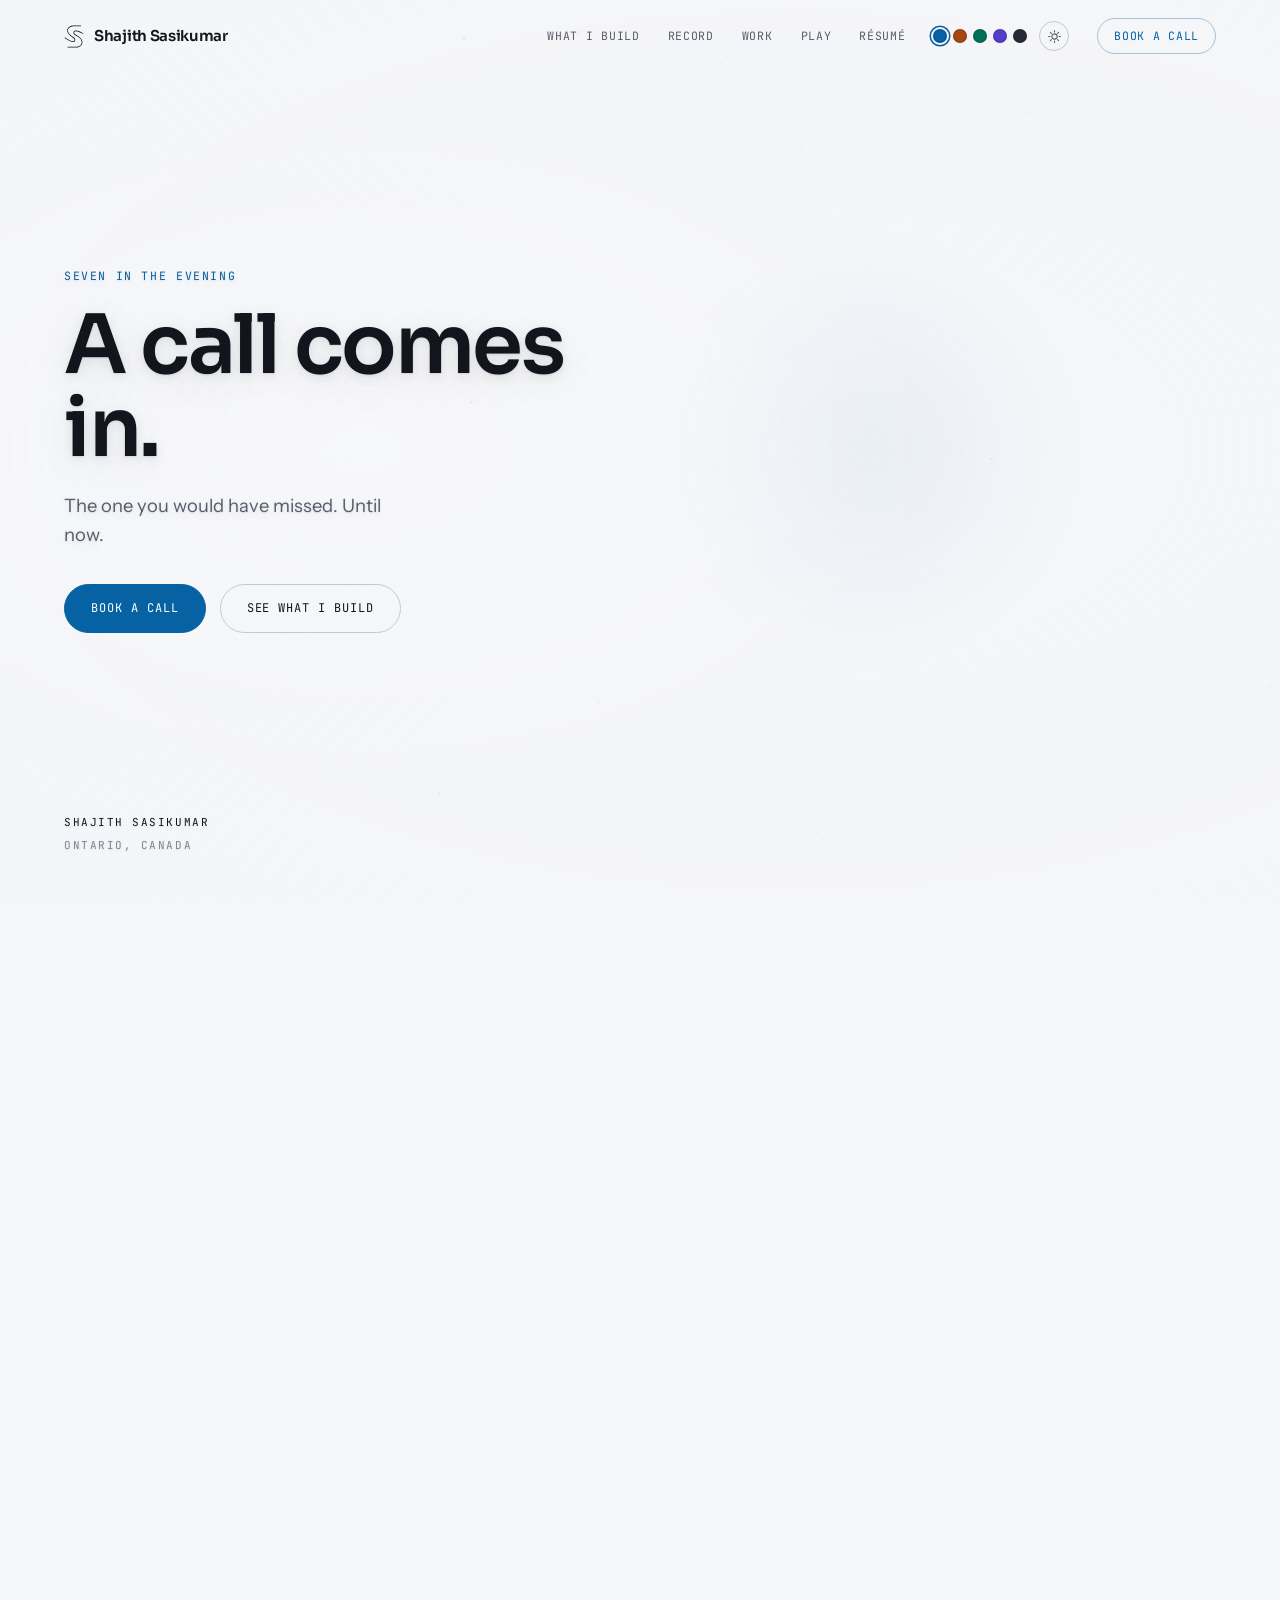
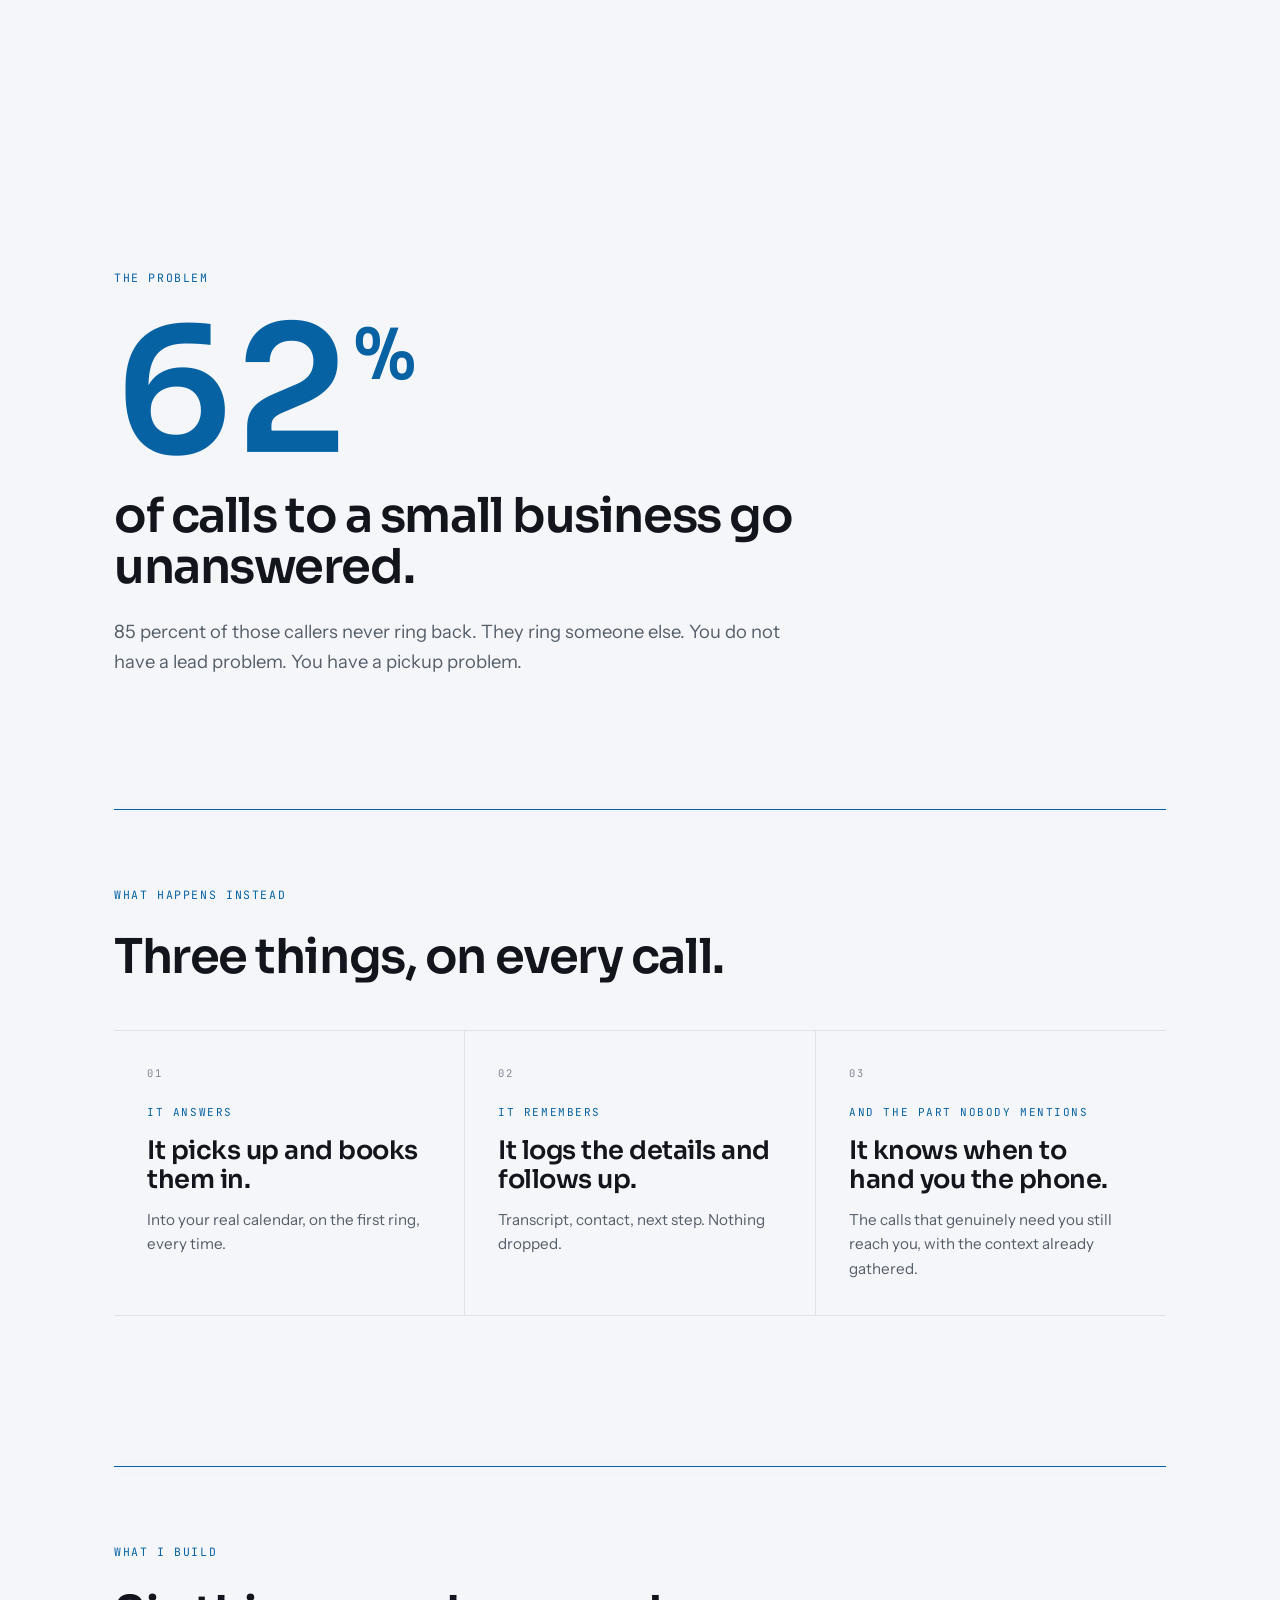
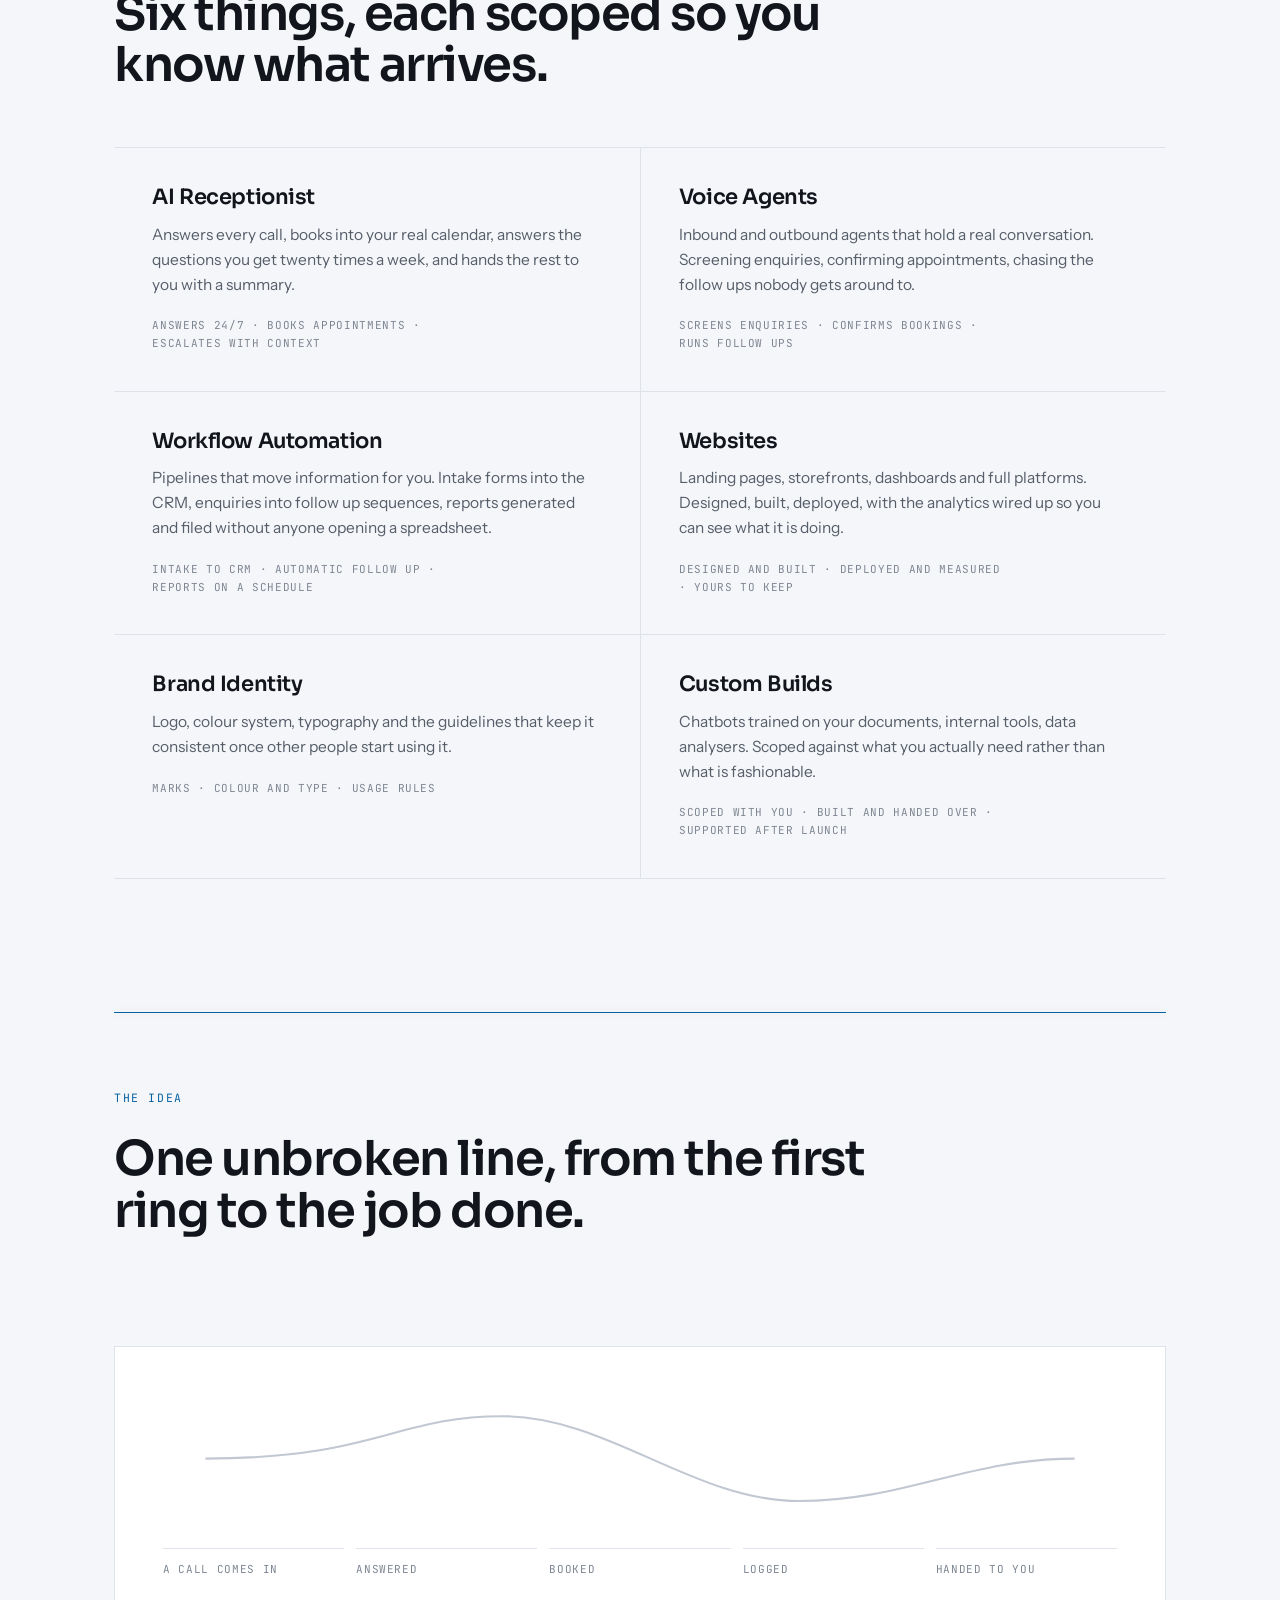
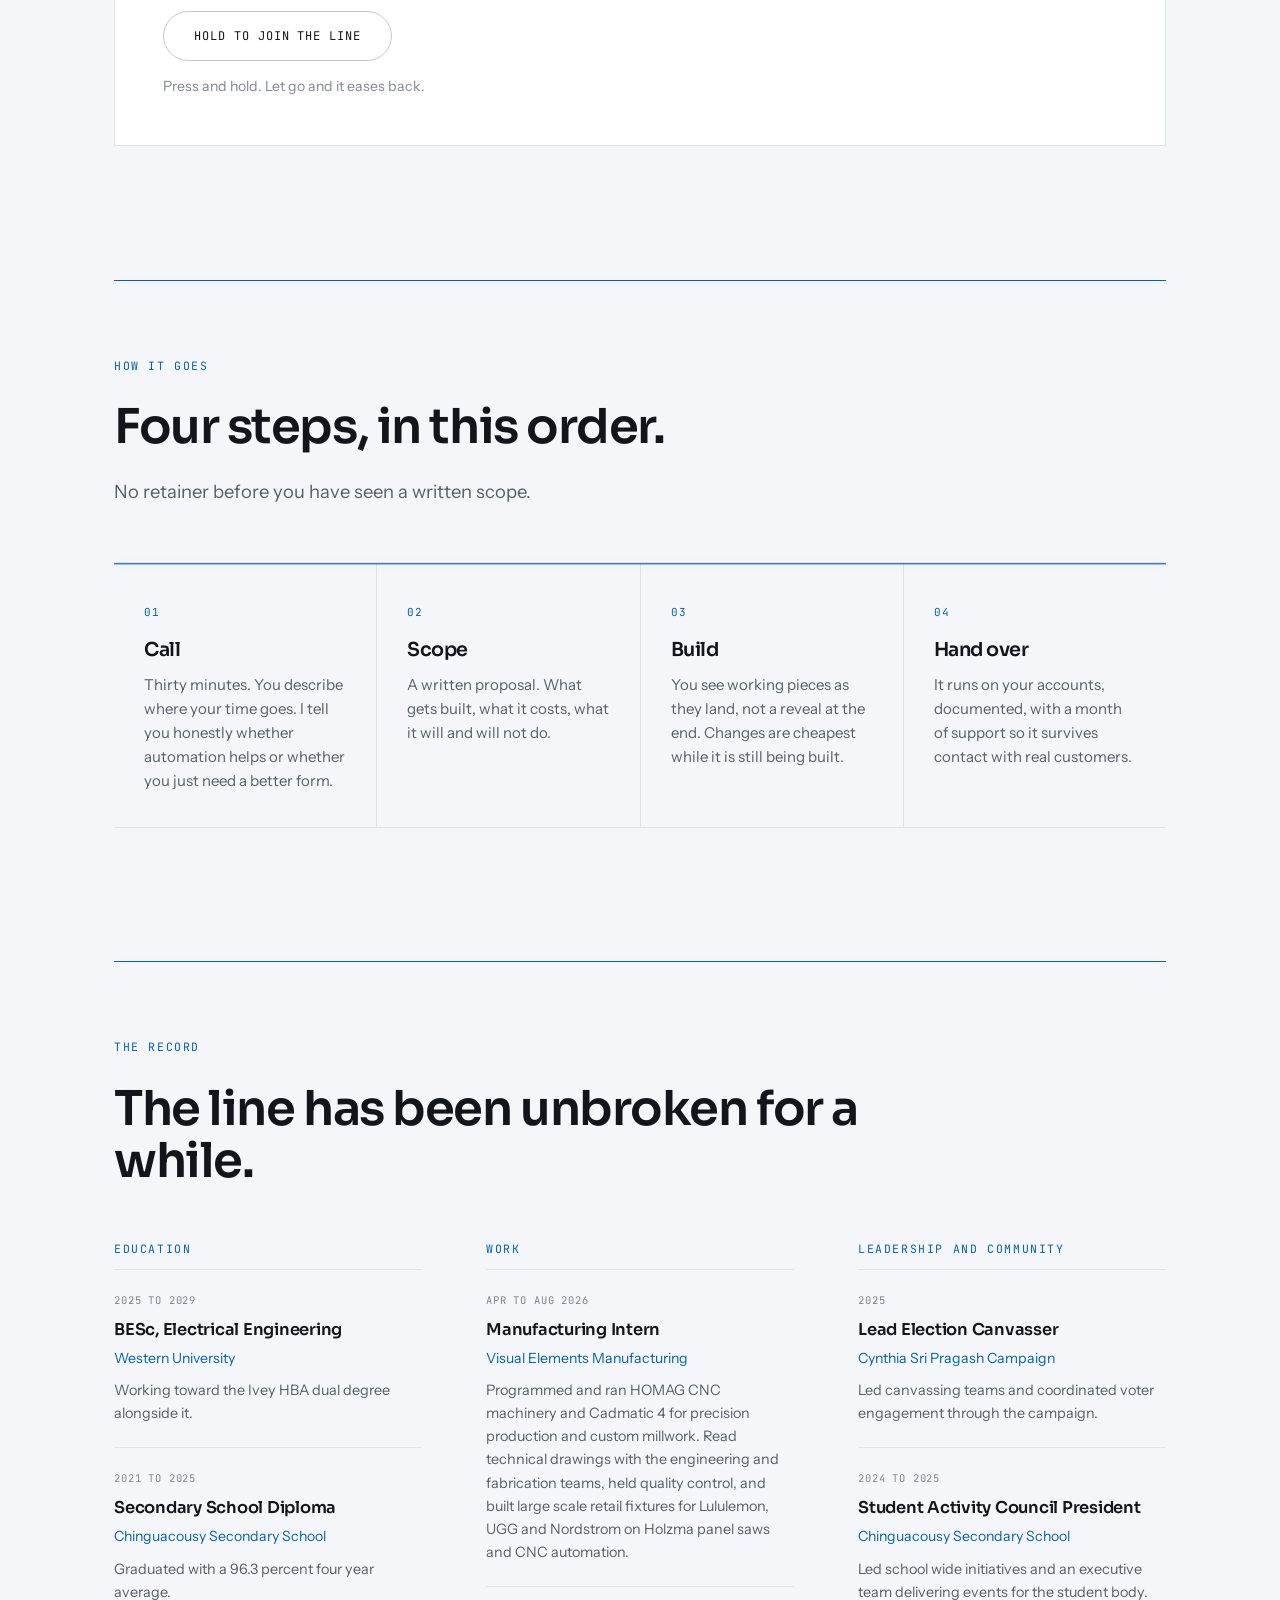
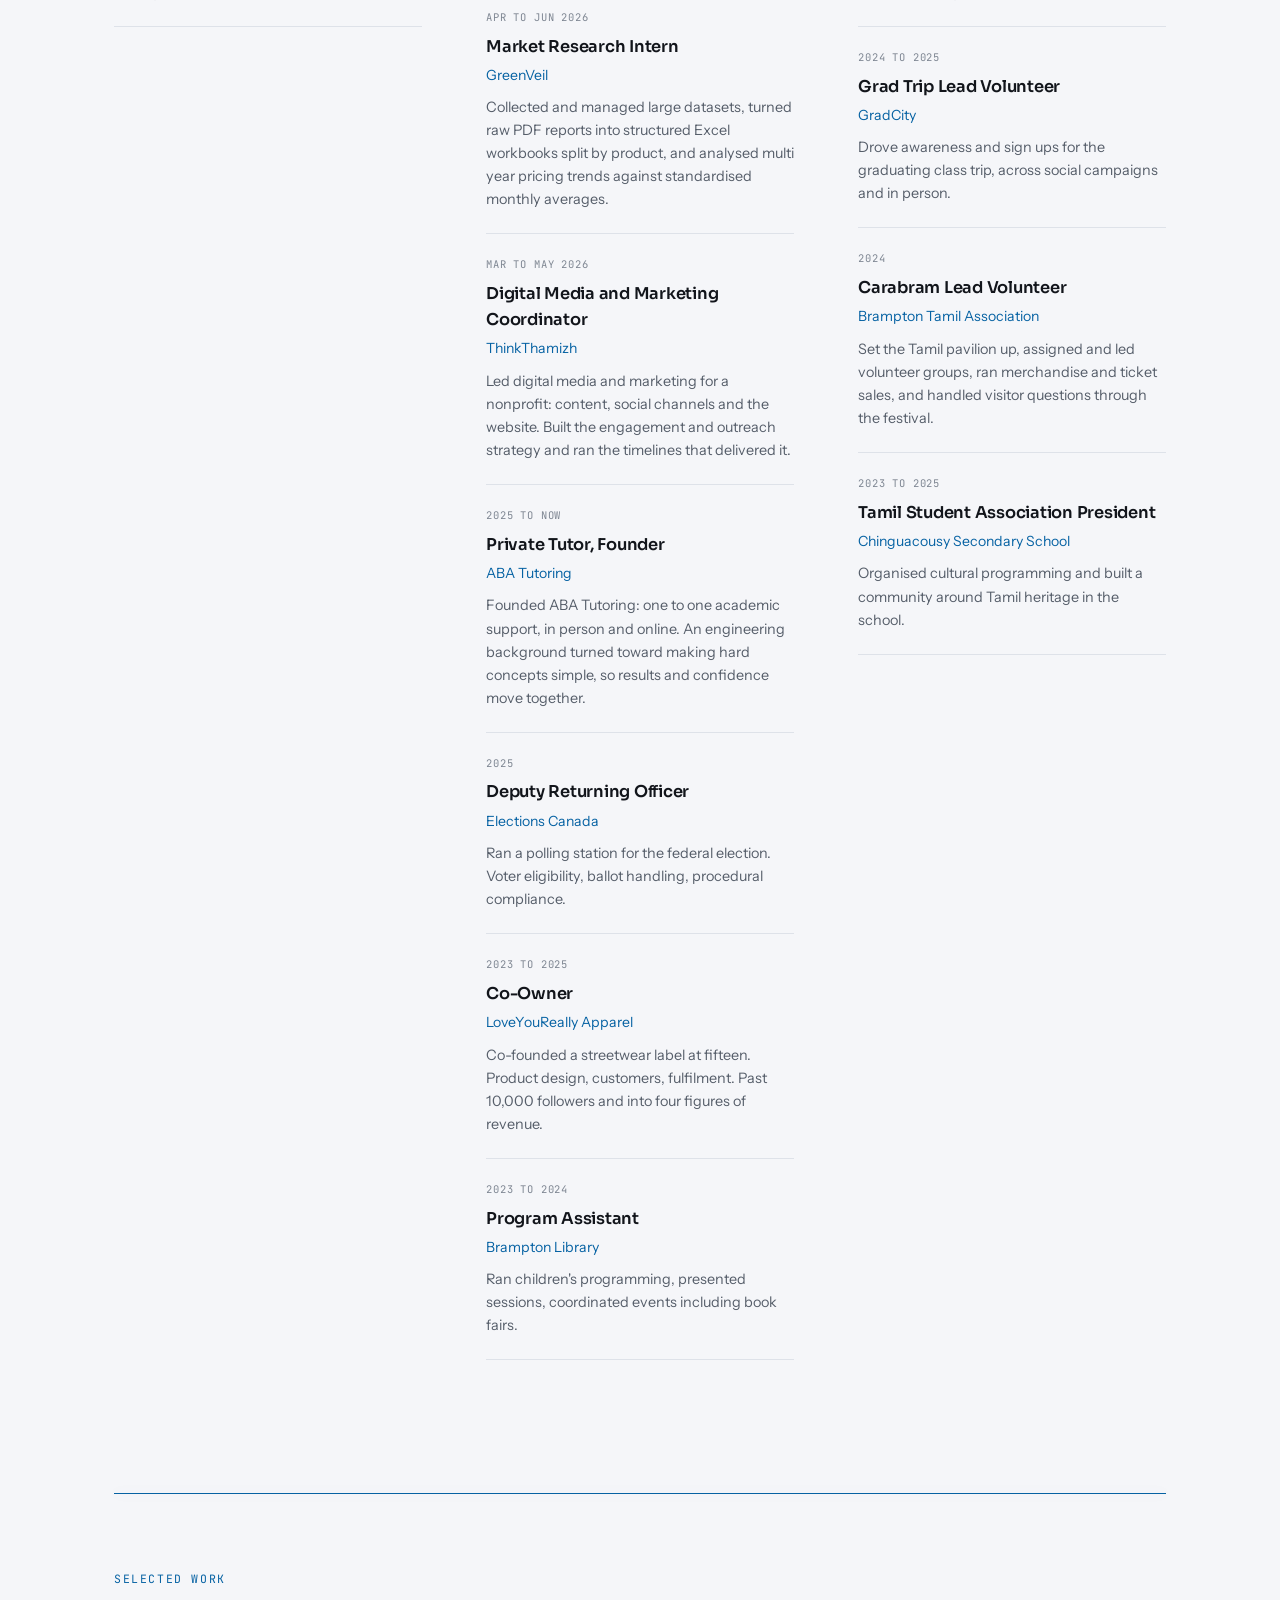
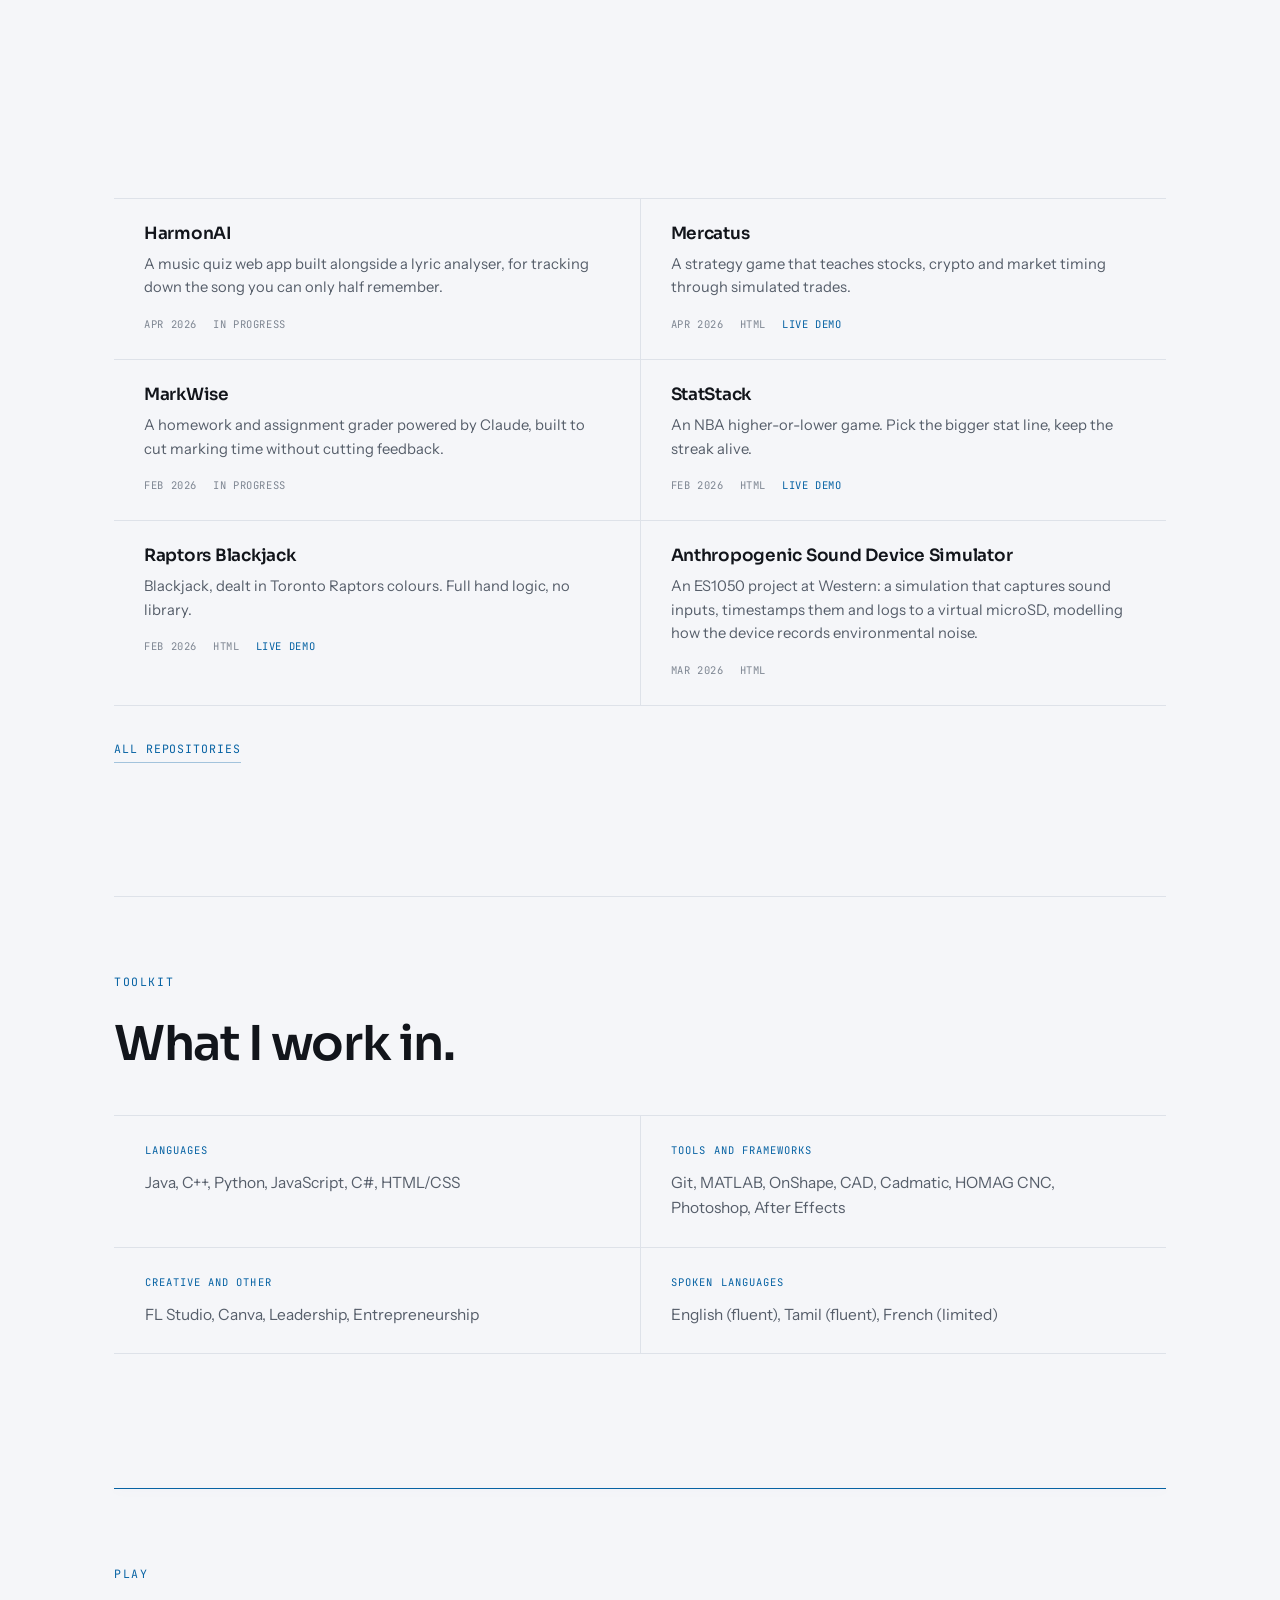
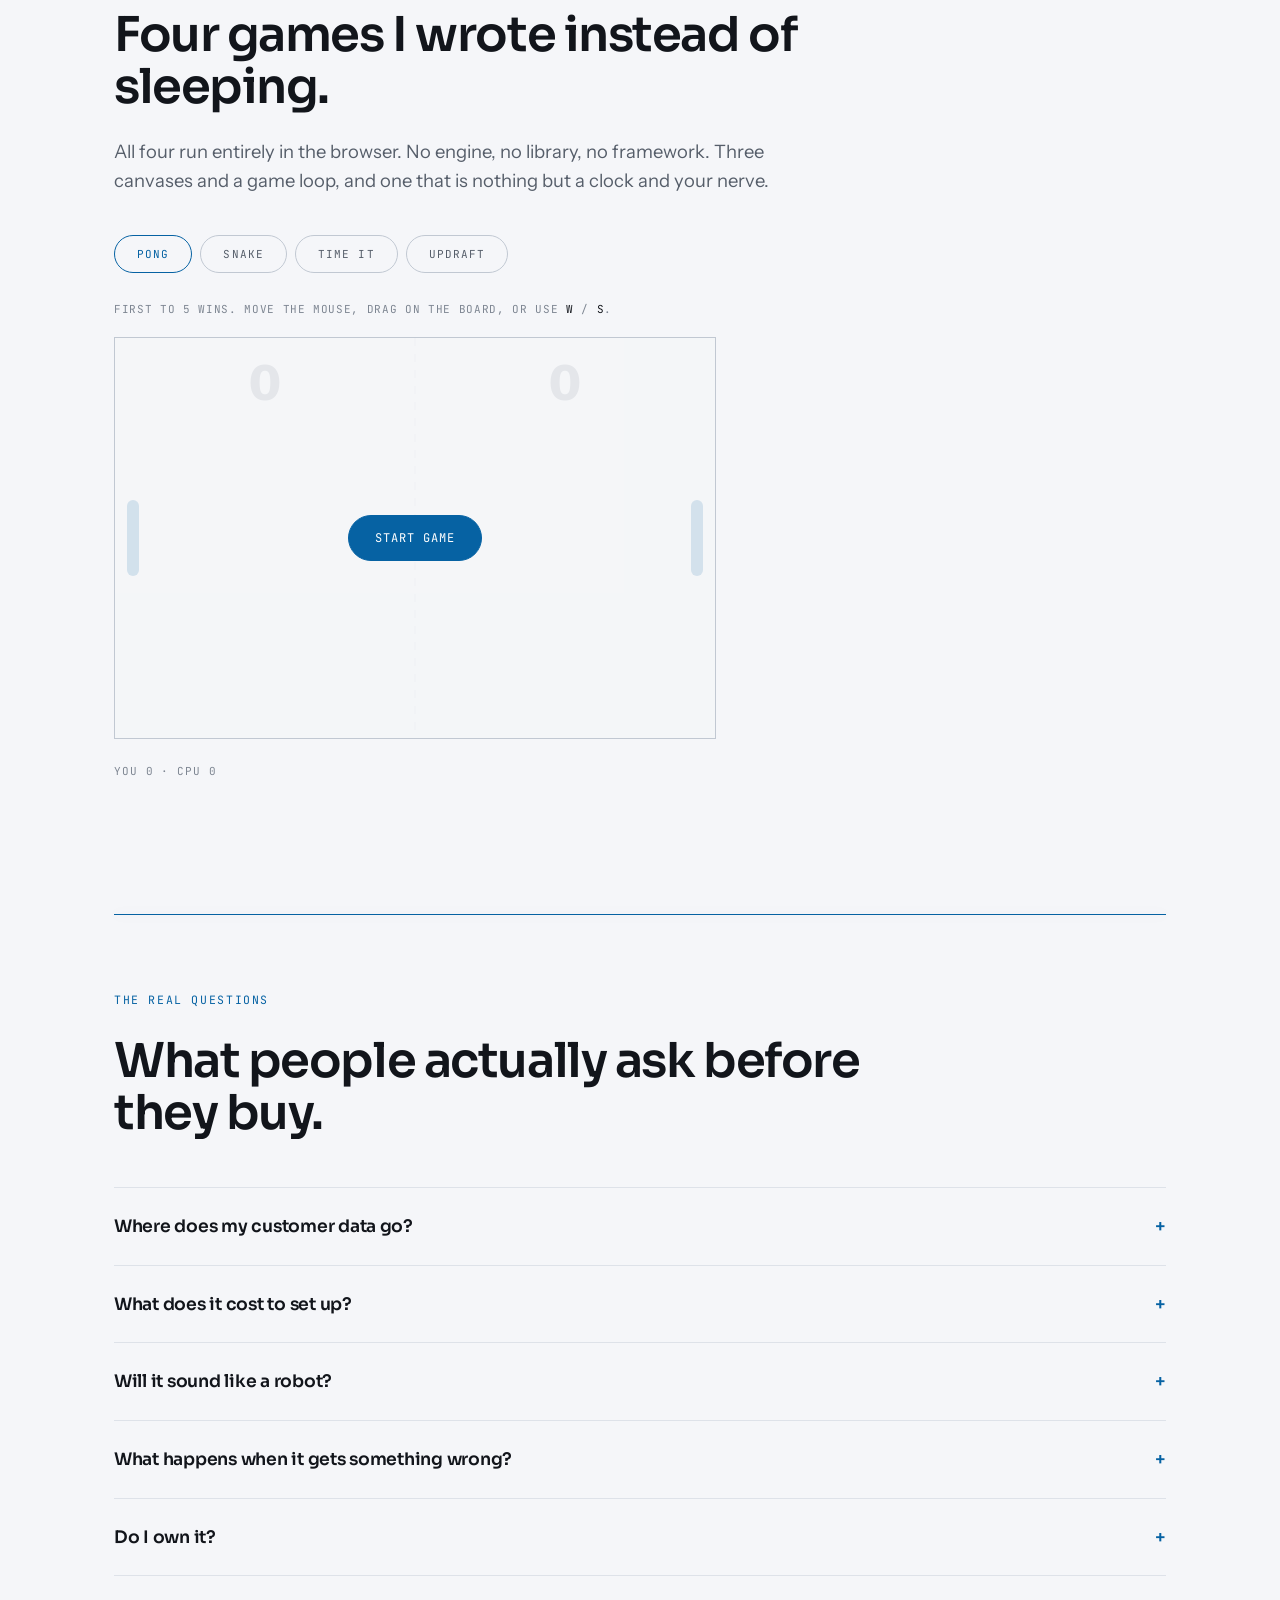
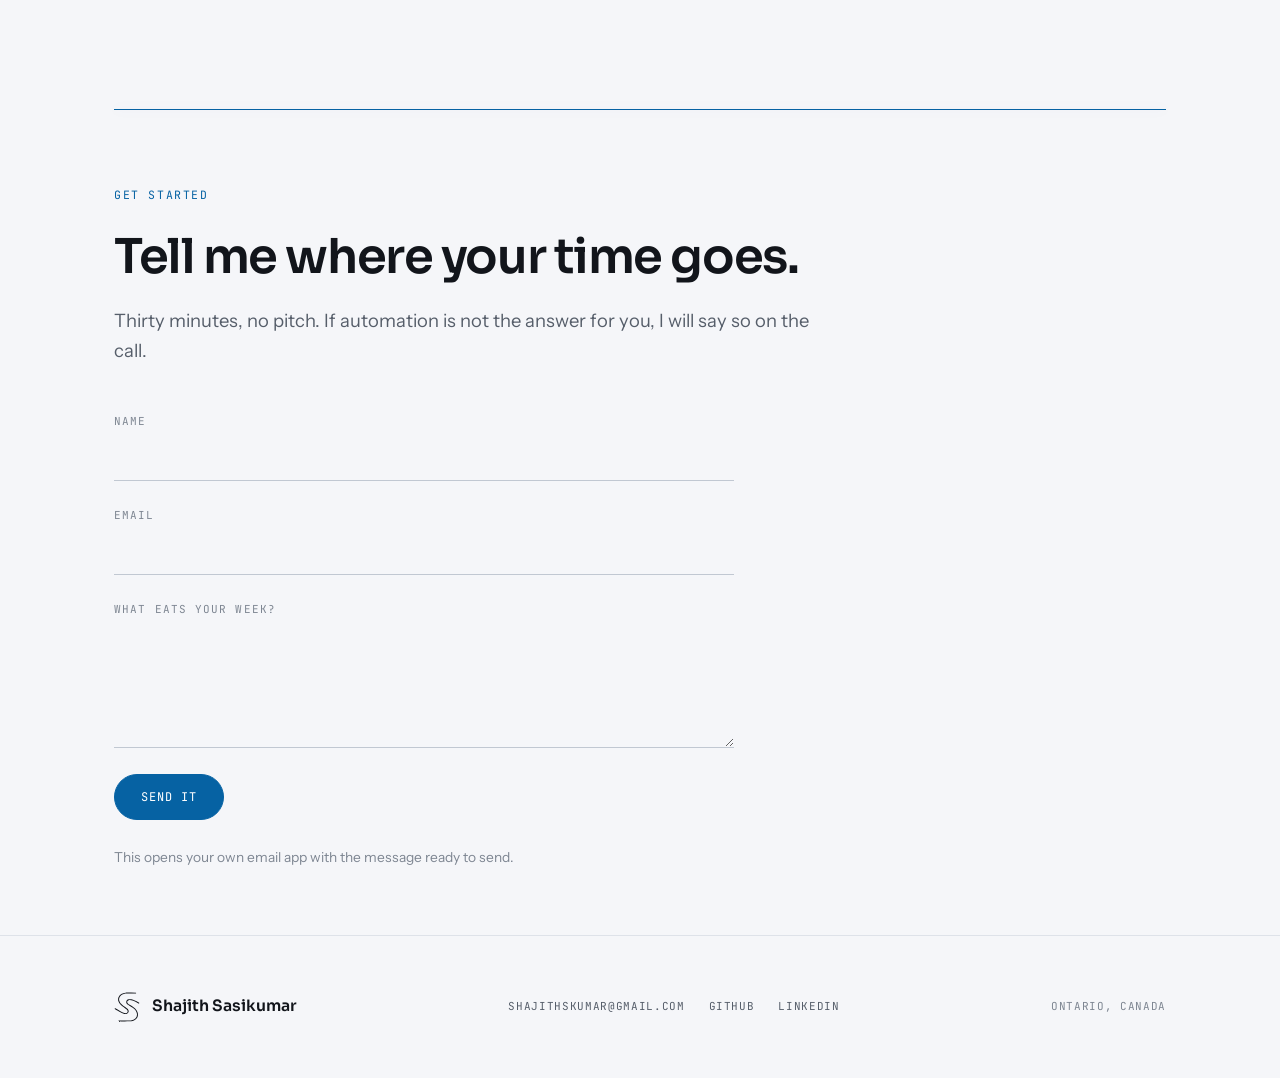
<file: index.html>
<!doctype html>
<html lang="en">
<head>
<meta charset="utf-8">
<meta name="viewport" content="width=device-width, initial-scale=1">
<title>Shajith Sasikumar, AI systems that keep running</title>
<meta name="description" content="I build AI receptionists, voice agents and workflow automation for small businesses. Electrical Engineering at Western University, pursuing the Ivey HBA.">
<meta name="theme-color" content="#0B0D10">
<script>
/* Runs before the stylesheet paints, so a returning visitor never sees the
   default theme flash past on the way to theirs. */
(function () {
  try {
    var d = document.documentElement, s = window.localStorage;
    var m = s.getItem('ss-mode');
    if (m === 'light' || m === 'dark') d.setAttribute('data-theme', m);
    var a = s.getItem('ss-accent');
    if (a && a !== 'signal') d.setAttribute('data-accent', a);
  } catch (e) {}
})();
</script>
<link rel="icon" href="data:image/svg+xml,<svg xmlns='http://www.w3.org/2000/svg' viewBox='0 0 32 32'><rect width='32' height='32' fill='%230B0D10'/><path d='M9 22c6 0 8-4 14-4M9 14c6 0 8-4 14-4' stroke='%23EEF2F6' stroke-width='2.4' fill='none' stroke-linecap='round'/></svg>">

<meta property="og:type" content="website">
<meta property="og:title" content="Shajith Sasikumar, AI systems that keep running">
<meta property="og:description" content="AI receptionists, voice agents and workflow automation for small businesses.">
<meta property="og:url" content="https://shaj2x.github.io/ShajithSasikumarPortfolio/">
<meta property="og:image" content="https://shaj2x.github.io/ShajithSasikumarPortfolio/assets/og.png">
<meta property="og:image:width" content="1200">
<meta property="og:image:height" content="630">
<meta property="og:image:alt" content="A call comes in. The Shajith Sasikumar mark, drawn.">
<meta name="twitter:card" content="summary_large_image">

<link rel="preconnect" href="https://fonts.googleapis.com">
<link rel="preconnect" href="https://fonts.gstatic.com" crossorigin>
<link rel="preload" as="style" href="https://fonts.googleapis.com/css2?family=Sora:wght@400;600&family=Instrument+Sans:wght@400;500&family=JetBrains+Mono:wght@400&display=swap">
<link rel="stylesheet" href="https://fonts.googleapis.com/css2?family=Sora:wght@400;600&family=Instrument+Sans:wght@400;500&family=JetBrains+Mono:wght@400&display=swap">
<link rel="stylesheet" href="assets/style.css?v=20260916j">
</head>

<body>
<a class="skip" href="#main">Skip to content</a>
<div class="prog" id="prog" aria-hidden="true"></div>
<canvas class="streak" id="streak" aria-hidden="true"></canvas>
<div class="wipe" id="wipe" aria-hidden="true"><div class="wipe-mark"><svg class="wipe-mark-svg" xmlns="http://www.w3.org/2000/svg" viewBox="292 256 426 496" fill="currentColor" aria-hidden="true"><g transform="translate(0,1024) scale(0.1,-0.1)"><path d="M4878 7575 c-1 -1 -41 -6 -88 -9 -492 -39 -939 -317 -1120 -698 -67
-141 -85 -228 -85 -413 0 -146 2 -168 28 -255 63 -214 192 -421 392 -628 173
-180 337 -309 715 -562 232 -156 382 -297 420 -395 37 -95 33 -183 -10 -263
-80 -150 -268 -206 -501 -151 -292 69 -835 354 -1411 740 -103 69 -143 76
-177 33 -24 -30 -27 -72 -8 -96 15 -20 170 -122 407 -270 511 -318 900 -504
1190 -568 80 -18 246 -21 313 -5 242 56 407 268 382 488 -26 232 -154 380
-570 657 -300 200 -468 334 -630 501 -126 130 -175 192 -245 309 -186 309
-188 629 -6 910 147 227 441 414 751 479 179 37 284 41 1116 41 l810 0 -3 78
-3 77 -832 2 c-457 1 -833 0 -835 -2z"/><path d="M5306 6479 c-213 -61 -341 -193 -377 -392 -30 -163 56 -349 224 -484
83 -68 170 -123 367 -233 176 -99 361 -213 475 -294 475 -335 732 -754 712
-1156 -23 -445 -333 -773 -850 -899 -190 -47 -303 -51 -1298 -51 -909 0 -909
0 -909 -29 0 -15 -3 -49 -6 -75 -7 -47 -7 -47 1027 -43 569 2 1052 7 1074 11
363 65 601 174 804 370 175 170 270 354 306 591 61 404 -98 801 -462 1156
-205 201 -362 310 -828 577 -216 123 -310 188 -371 255 -196 212 -123 459 161
543 274 81 844 -108 1517 -503 102 -60 131 -73 153 -67 36 9 57 44 53 91 -3
38 -5 39 -148 125 -378 228 -822 421 -1136 494 -161 37 -382 43 -488 13z"/></g></svg></div></div>

<!-- one fixed environment layer behind everything -->
<div class="env" aria-hidden="true"><canvas id="motes"></canvas></div>

<nav class="nav" aria-label="Primary">
  <a class="nav-mark" href="#top">
    <svg width="20" height="23" xmlns="http://www.w3.org/2000/svg" viewBox="292 256 426 496" fill="currentColor" aria-hidden="true"><g transform="translate(0,1024) scale(0.1,-0.1)"><path d="M4878 7575 c-1 -1 -41 -6 -88 -9 -492 -39 -939 -317 -1120 -698 -67
-141 -85 -228 -85 -413 0 -146 2 -168 28 -255 63 -214 192 -421 392 -628 173
-180 337 -309 715 -562 232 -156 382 -297 420 -395 37 -95 33 -183 -10 -263
-80 -150 -268 -206 -501 -151 -292 69 -835 354 -1411 740 -103 69 -143 76
-177 33 -24 -30 -27 -72 -8 -96 15 -20 170 -122 407 -270 511 -318 900 -504
1190 -568 80 -18 246 -21 313 -5 242 56 407 268 382 488 -26 232 -154 380
-570 657 -300 200 -468 334 -630 501 -126 130 -175 192 -245 309 -186 309
-188 629 -6 910 147 227 441 414 751 479 179 37 284 41 1116 41 l810 0 -3 78
-3 77 -832 2 c-457 1 -833 0 -835 -2z"/><path d="M5306 6479 c-213 -61 -341 -193 -377 -392 -30 -163 56 -349 224 -484
83 -68 170 -123 367 -233 176 -99 361 -213 475 -294 475 -335 732 -754 712
-1156 -23 -445 -333 -773 -850 -899 -190 -47 -303 -51 -1298 -51 -909 0 -909
0 -909 -29 0 -15 -3 -49 -6 -75 -7 -47 -7 -47 1027 -43 569 2 1052 7 1074 11
363 65 601 174 804 370 175 170 270 354 306 591 61 404 -98 801 -462 1156
-205 201 -362 310 -828 577 -216 123 -310 188 -371 255 -196 212 -123 459 161
543 274 81 844 -108 1517 -503 102 -60 131 -73 153 -67 36 9 57 44 53 91 -3
38 -5 39 -148 125 -378 228 -822 421 -1136 494 -161 37 -382 43 -488 13z"/></g></svg>
    <span>Shajith Sasikumar</span>
  </a>
  <div class="nav-links">
    <a href="#build">What I build</a>
    <a href="#record">Record</a>
    <a href="#work">Work</a>
    <a href="#play">Play</a>
    <a href="Shajith_Sasikumar_Resume.pdf" target="_blank" rel="noopener">Résumé</a>
    <div class="theming">
      <div class="swatches" role="radiogroup" aria-label="Accent colour">
        <button class="sw" type="button" role="radio" data-accent="signal" aria-checked="true"  aria-label="Signal"></button>
        <button class="sw" type="button" role="radio" data-accent="ember"  aria-checked="false" aria-label="Ember"></button>
        <button class="sw" type="button" role="radio" data-accent="mint"   aria-checked="false" aria-label="Mint"></button>
        <button class="sw" type="button" role="radio" data-accent="iris"   aria-checked="false" aria-label="Iris"></button>
        <button class="sw" type="button" role="radio" data-accent="bone"   aria-checked="false" aria-label="Bone"></button>
      </div>
      <button class="mode" id="mode" type="button" aria-label="Switch colour mode">
        <svg viewBox="0 0 24 24" fill="none" stroke="currentColor" stroke-width="1.7" stroke-linecap="round" aria-hidden="true">
          <g class="i-sun"><circle cx="12" cy="12" r="4.2"/><path d="M12 2.6v2.2M12 19.2v2.2M2.6 12h2.2M19.2 12h2.2M5.4 5.4l1.6 1.6M17 17l1.6 1.6M18.6 5.4L17 7M7 17l-1.6 1.6"/></g>
          <g class="i-moon"><path d="M20 14.2A8.2 8.2 0 0 1 9.8 4a8.4 8.4 0 1 0 10.2 10.2z"/></g>
        </svg>
      </button>
    </div>
    <a class="nav-cta" href="#book">Book a call</a>
  </div>
</nav>

<main id="main">

<!-- ============ HERO ============ -->
<section class="hero" id="top">
  <div class="stage" id="stage">

    <!-- vector environment: depth, drift, and the glow that follows the line -->
    <div class="field-glow" id="field-glow" aria-hidden="true"></div>
    <canvas id="field" class="field" aria-hidden="true"></canvas>
    <div class="vignette" aria-hidden="true"></div>

    <!-- the mark draws itself across the whole scroll -->
    <div class="mark-wrap" aria-hidden="true">
      <div class="mark-halo" id="mark-halo"></div>
      <svg class="hero-mark" xmlns="http://www.w3.org/2000/svg" viewBox="292 256 426 496" fill="none" stroke="currentColor" stroke-width="15.9" stroke-linecap="round" stroke-linejoin="round" aria-hidden="true"><path class="mk mk1" d="M653.21 274.55 C617.32 273.38 581.49 274.53 545.61 274.18 C527.58 274.01 509.55 273.45 491.55 274.55 C473.72 275.64 455.92 278.34 439.22 284.51 C422.36 290.74 406.62 300.50 393.90 313.37 C381.29 326.13 371.64 341.95 367.87 359.25 C364.10 376.54 366.20 395.32 372.61 411.99 C379.02 428.66 389.74 443.22 401.84 456.40 C414.05 469.70 427.66 481.58 442.08 492.37 C456.36 503.06 471.43 512.67 485.99 523.02 C493.33 528.25 500.55 533.66 506.99 540.01 C513.31 546.24 518.88 553.38 521.76 561.69 C524.70 570.17 524.84 579.87 521.68 588.26 C518.57 596.49 512.29 603.45 504.60 607.73 C496.77 612.09 487.49 613.65 478.43 613.45 C469.37 613.25 460.54 611.29 451.93 608.68 C434.86 603.52 418.65 595.85 402.79 587.61 C371.08 571.12 340.75 552.34 311.07 532.40"/><path class="mk mk2" d="M699.43 439.81 C667.86 420.55 635.12 403.59 600.12 391.64 C582.55 385.64 564.41 380.90 545.81 382.04 C536.60 382.60 527.27 384.61 519.46 389.35 C511.64 394.09 505.34 401.55 502.53 410.21 C499.66 419.02 500.42 429.08 504.23 437.51 C507.98 445.80 514.68 452.53 521.86 458.38 C536.21 470.07 552.46 478.21 568.44 487.25 C600.39 505.35 631.24 527.07 652.94 556.60 C663.88 571.49 672.50 588.38 676.30 606.51 C680.06 624.48 679.10 643.68 672.94 660.91 C666.78 678.13 655.43 693.37 641.11 704.80 C626.78 716.24 609.50 723.87 591.73 728.44 C582.68 730.77 573.51 732.31 564.23 733.07 C555.12 733.82 545.91 733.81 536.72 733.84 C518.33 733.90 500.01 734.08 481.67 734.17 C445.00 734.36 408.26 734.19 371.61 734.26"/></svg>
      <svg class="head-layer" viewBox="292 256 426 496" aria-hidden="true">
        <circle class="head" id="head" r="24" cx="-100" cy="-100"/>
        <circle class="head-core" id="head-core" r="6.5" cx="-100" cy="-100"/>
      </svg>
    </div>

    <p class="hero-id">Shajith Sasikumar<span>Ontario, Canada</span></p>

    <!-- the hero's one statement; the intro plays it in -->
    <div class="band hero-copy" id="hero-copy">
      <p class="band-kicker">Seven in the evening</p>
      <h1 class="band-h">A call comes in.</h1>
      <p class="band-sub">The one you would have missed. Until now.</p>
      <div class="band-cta">
        <a class="btn" href="#book">Book a call</a>
        <a class="btn btn-ghost" href="#build">See what I build</a>
      </div>
    </div>

    <p class="hero-cue" id="hero-cue" aria-hidden="true"><span>Scroll</span></p>

  </div>
</section>

  <!-- the composed static hero: phones and reduced motion -->
  <div class="static-hero" id="static-hero">
    <div class="static-field" aria-hidden="true"><svg class="static-mark" xmlns="http://www.w3.org/2000/svg" viewBox="292 256 426 496" fill="none" stroke="currentColor" stroke-width="15.9" stroke-linecap="round" stroke-linejoin="round" aria-hidden="true"><path class="mk mk1" d="M653.21 274.55 C617.32 273.38 581.49 274.53 545.61 274.18 C527.58 274.01 509.55 273.45 491.55 274.55 C473.72 275.64 455.92 278.34 439.22 284.51 C422.36 290.74 406.62 300.50 393.90 313.37 C381.29 326.13 371.64 341.95 367.87 359.25 C364.10 376.54 366.20 395.32 372.61 411.99 C379.02 428.66 389.74 443.22 401.84 456.40 C414.05 469.70 427.66 481.58 442.08 492.37 C456.36 503.06 471.43 512.67 485.99 523.02 C493.33 528.25 500.55 533.66 506.99 540.01 C513.31 546.24 518.88 553.38 521.76 561.69 C524.70 570.17 524.84 579.87 521.68 588.26 C518.57 596.49 512.29 603.45 504.60 607.73 C496.77 612.09 487.49 613.65 478.43 613.45 C469.37 613.25 460.54 611.29 451.93 608.68 C434.86 603.52 418.65 595.85 402.79 587.61 C371.08 571.12 340.75 552.34 311.07 532.40"/><path class="mk mk2" d="M699.43 439.81 C667.86 420.55 635.12 403.59 600.12 391.64 C582.55 385.64 564.41 380.90 545.81 382.04 C536.60 382.60 527.27 384.61 519.46 389.35 C511.64 394.09 505.34 401.55 502.53 410.21 C499.66 419.02 500.42 429.08 504.23 437.51 C507.98 445.80 514.68 452.53 521.86 458.38 C536.21 470.07 552.46 478.21 568.44 487.25 C600.39 505.35 631.24 527.07 652.94 556.60 C663.88 571.49 672.50 588.38 676.30 606.51 C680.06 624.48 679.10 643.68 672.94 660.91 C666.78 678.13 655.43 693.37 641.11 704.80 C626.78 716.24 609.50 723.87 591.73 728.44 C582.68 730.77 573.51 732.31 564.23 733.07 C555.12 733.82 545.91 733.81 536.72 733.84 C518.33 733.90 500.01 734.08 481.67 734.17 C445.00 734.36 408.26 734.19 371.61 734.26"/></svg></div>
    <div class="static-inner">
      <p class="band-kicker">Ontario, Canada</p>
      <h1 class="static-h">It answers the call you would have missed.</h1>
      <p class="static-sub">AI receptionists, voice agents and automation for small businesses. Electrical Engineering at Western University, pursuing the Ivey HBA.</p>
      <div class="band-cta">
        <a class="btn" href="#book">Book a call</a>
        <a class="btn btn-ghost" href="#build">See what I build</a>
      </div>
    </div>
  </div>


<!-- ============ ABOUT ============ -->
<section class="sec" id="about">
  <div class="wrap">
    <div class="rule"></div>
    <p class="kicker">About</p>
    <h2 class="sec-h rev">Electrical engineering, the Ivey HBA, and a practice that pays for itself.</h2>
    <div class="about-grid">
      <div class="about-copy stagger">
        <p>I am an Electrical Engineering student at Western University, working toward the Ivey HBA dual degree. It suits how I already worked: build the thing, then figure out how it pays for itself.</p>
        <p>At fifteen I co-founded a streetwear label and grew it past ten thousand followers, which taught me more about operations than any course has. Since then I have run a school's student council, organised cultural events for the Tamil Student Association, and managed a polling station for a federal election.</p>
        <p>Now I build automated systems for businesses that need the work done without hiring for it.</p>
      </div>
      <dl class="facts rev">
        <div><dt>Programme</dt><dd>Electrical Engineering, pursuing Ivey HBA</dd></div>
        <div><dt>Institution</dt><dd>Western University</dd></div>
        <div><dt>Secondary average</dt><dd>96.3%</dd></div>
        <div><dt>Building since</dt><dd>Age 15</dd></div>
        <div><dt>Languages</dt><dd>English, Tamil, French</dd></div>
      </dl>
    </div>
    <a class="more" href="Shajith_Sasikumar_Resume.pdf" target="_blank" rel="noopener">Download résumé (PDF)</a>
  </div>
</section>

<!-- ============ THE PROBLEM ============ -->
<section class="sec sec-problem" id="problem">
  <div class="wrap">
    <div class="rule"></div>
    <p class="kicker">The problem</p>
    <p class="stat-line"><span class="stat" data-count="62">62</span><span class="pct">%</span></p>
    <h2 class="sec-h">of calls to a small business go unanswered.</h2>
    <p class="lede">85 percent of those callers never ring back. They ring someone else. You do not have a lead problem. You have a pickup problem.</p>
  </div>
</section>

<!-- ============ WHAT I BUILD ============ -->
<!-- ============ WHAT HAPPENS INSTEAD ============ -->
<section class="sec" id="answer">
  <div class="wrap">
    <div class="rule"></div>
    <p class="kicker">What happens instead</p>
    <h2 class="sec-h rev">Three things, on every call.</h2>
    <ol class="beats stagger">
      <li>
        <p class="beat-k">It answers</p>
        <h3>It picks up and books them in.</h3>
        <p>Into your real calendar, on the first ring, every time.</p>
      </li>
      <li>
        <p class="beat-k">It remembers</p>
        <h3>It logs the details and follows up.</h3>
        <p>Transcript, contact, next step. Nothing dropped.</p>
      </li>
      <li>
        <p class="beat-k">And the part nobody mentions</p>
        <h3>It knows when to hand you the phone.</h3>
        <p>The calls that genuinely need you still reach you, with the context already gathered.</p>
      </li>
    </ol>
  </div>
</section>

<section class="sec" id="build">
  <div class="wrap">
    <div class="rule"></div>
    <p class="kicker">What I build</p>
    <h2 class="sec-h">Six things, each scoped so you know what arrives.</h2>
    <ul class="offers">
      <li class="offer"><h3>AI Receptionist</h3><p>Answers every call, books into your real calendar, answers the questions you get twenty times a week, and hands the rest to you with a summary.</p><p class="out">Answers 24/7 · Books appointments · Escalates with context</p></li>
      <li class="offer"><h3>Voice Agents</h3><p>Inbound and outbound agents that hold a real conversation. Screening enquiries, confirming appointments, chasing the follow ups nobody gets around to.</p><p class="out">Screens enquiries · Confirms bookings · Runs follow ups</p></li>
      <li class="offer"><h3>Workflow Automation</h3><p>Pipelines that move information for you. Intake forms into the CRM, enquiries into follow up sequences, reports generated and filed without anyone opening a spreadsheet.</p><p class="out">Intake to CRM · Automatic follow up · Reports on a schedule</p></li>
      <li class="offer"><h3>Websites</h3><p>Landing pages, storefronts, dashboards and full platforms. Designed, built, deployed, with the analytics wired up so you can see what it is doing.</p><p class="out">Designed and built · Deployed and measured · Yours to keep</p></li>
      <li class="offer"><h3>Brand Identity</h3><p>Logo, colour system, typography and the guidelines that keep it consistent once other people start using it.</p><p class="out">Marks · Colour and type · Usage rules</p></li>
      <li class="offer"><h3>Custom Builds</h3><p>Chatbots trained on your documents, internal tools, data analysers. Scoped against what you actually need rather than what is fashionable.</p><p class="out">Scoped with you · Built and handed over · Supported after launch</p></li>
    </ul>
  </div>
</section>


<!-- ============ THE LINE (the one interactive moment) ============ -->
<section class="sec sec-line" id="line">
  <div class="wrap">
    <div class="rule"></div>
    <p class="kicker">The idea</p>
    <h2 class="sec-h rev">One unbroken line, from the first ring to the job done.</h2>
    <p class="lede rev">Hold the button. Watch it join up. That is the whole product.</p>

    <div class="line-stage rev">
      <svg class="line-svg" viewBox="0 0 900 120" aria-hidden="true">
        <path class="line-track" d="M40 60 C 200 60, 220 20, 320 20 S 500 100, 600 100 S 760 60, 860 60" fill="none"/>
        <path class="line-draw" id="line-draw" d="M40 60 C 200 60, 220 20, 320 20 S 500 100, 600 100 S 760 60, 860 60" fill="none"/>
        <!-- the idle pulse: a short length of light that walks the track while
             nobody is holding the button, so the line reads as live before you
             touch it. It is the same path, so it cannot drift off the line. -->
        <path class="line-idle" d="M40 60 C 200 60, 220 20, 320 20 S 500 100, 600 100 S 760 60, 860 60" fill="none"/>
      </svg>
      <ol class="line-steps" id="line-steps">
        <li><span>A call comes in</span></li>
        <li><span>Answered</span></li>
        <li><span>Booked</span></li>
        <li><span>Logged</span></li>
        <li><span>Handed to you</span></li>
      </ol>
      <button class="hold" id="hold" type="button" aria-describedby="hold-help">
        <span class="hold-fill" aria-hidden="true"></span>
        <span class="hold-label">Hold to join the line</span>
      </button>
      <p class="hold-help" id="hold-help">Press and hold. Let go and it eases back.</p>
    </div>
  </div>
</section>

<!-- ============ HOW IT GOES ============ -->
<section class="sec" id="process">
  <div class="wrap">
    <div class="rule"></div>
    <p class="kicker">How it goes</p>
    <h2 class="sec-h rev">Four steps, in this order.</h2>
    <p class="lede rev">No retainer before you have seen a written scope.</p>
    <ol class="steps stagger">
      <li><span class="step-n">01</span><h3>Call</h3><p>Thirty minutes. You describe where your time goes. I tell you honestly whether automation helps or whether you just need a better form.</p></li>
      <li><span class="step-n">02</span><h3>Scope</h3><p>A written proposal. What gets built, what it costs, what it will and will not do.</p></li>
      <li><span class="step-n">03</span><h3>Build</h3><p>You see working pieces as they land, not a reveal at the end. Changes are cheapest while it is still being built.</p></li>
      <li><span class="step-n">04</span><h3>Hand over</h3><p>It runs on your accounts, documented, with a month of support so it survives contact with real customers.</p></li>
    </ol>
  </div>
</section>

<!-- ============ THE RECORD ============ -->
<section class="sec" id="record">
  <div class="wrap">
    <div class="rule"></div>
    <p class="kicker">The record</p>
    <h2 class="sec-h rev">The line has been unbroken for a while.</h2>
    <div class="rec-grid">
      <div class="rec rev">
        <h3 class="rec-h">Education</h3>
        <ul class="rec-list">
          <li><time>2025 to 2029</time><b>BESc, Electrical Engineering</b><span>Western University</span><p>Working toward the Ivey HBA dual degree alongside it.</p></li>
          <li><time>2021 to 2025</time><b>Secondary School Diploma</b><span>Chinguacousy Secondary School</span><p>Graduated with a 96.3 percent four year average.</p></li>
        </ul>
      </div>
      <div class="rec rev">
        <h3 class="rec-h">Work</h3>
        <ul class="rec-list">
          <li><time>Apr to Aug 2026</time><b>Manufacturing Intern</b><span>Visual Elements Manufacturing</span><p>Programmed and ran HOMAG CNC machinery and Cadmatic 4 for precision production and custom millwork. Read technical drawings with the engineering and fabrication teams, held quality control, and built large scale retail fixtures for Lululemon, UGG and Nordstrom on Holzma panel saws and CNC automation.</p></li>
          <li><time>Apr to Jun 2026</time><b>Market Research Intern</b><span>GreenVeil</span><p>Collected and managed large datasets, turned raw PDF reports into structured Excel workbooks split by product, and analysed multi year pricing trends against standardised monthly averages.</p></li>
          <li><time>Mar to May 2026</time><b>Digital Media and Marketing Coordinator</b><span>ThinkThamizh</span><p>Led digital media and marketing for a nonprofit: content, social channels and the website. Built the engagement and outreach strategy and ran the timelines that delivered it.</p></li>
          <li><time>2025 to now</time><b>Private Tutor, Founder</b><span>ABA Tutoring</span><p>Founded ABA Tutoring: one to one academic support, in person and online. An engineering background turned toward making hard concepts simple, so results and confidence move together.</p></li>
          <li><time>2025</time><b>Deputy Returning Officer</b><span>Elections Canada</span><p>Ran a polling station for the federal election. Voter eligibility, ballot handling, procedural compliance.</p></li>
          <li><time>2023 to 2025</time><b>Co-Owner</b><span>LoveYouReally Apparel</span><p>Co-founded a streetwear label at fifteen. Product design, customers, fulfilment. Past 10,000 followers and into four figures of revenue.</p></li>
          <li><time>2023 to 2024</time><b>Program Assistant</b><span>Brampton Library</span><p>Ran children's programming, presented sessions, coordinated events including book fairs.</p></li>
        </ul>
      </div>
      <div class="rec rev">
        <h3 class="rec-h">Leadership and community</h3>
        <ul class="rec-list">
          <li><time>2025</time><b>Lead Election Canvasser</b><span>Cynthia Sri Pragash Campaign</span><p>Led canvassing teams and coordinated voter engagement through the campaign.</p></li>
          <li><time>2024 to 2025</time><b>Student Activity Council President</b><span>Chinguacousy Secondary School</span><p>Led school wide initiatives and an executive team delivering events for the student body.</p></li>
          <li><time>2024 to 2025</time><b>Grad Trip Lead Volunteer</b><span>GradCity</span><p>Drove awareness and sign ups for the graduating class trip, across social campaigns and in person.</p></li>
          <li><time>2024</time><b>Carabram Lead Volunteer</b><span>Brampton Tamil Association</span><p>Set the Tamil pavilion up, assigned and led volunteer groups, ran merchandise and ticket sales, and handled visitor questions through the festival.</p></li>
          <li><time>2023 to 2025</time><b>Tamil Student Association President</b><span>Chinguacousy Secondary School</span><p>Organised cultural programming and built a community around Tamil heritage in the school.</p></li>
        </ul>
      </div>
    </div>
  </div>
</section>

<!-- ============ SELECTED WORK ============ -->
<section class="sec" id="work">
  <div class="wrap">
    <div class="rule"></div>
    <p class="kicker">Selected work</p>
    <h2 class="sec-h rev">Things I have shipped.</h2>
    <p class="lede rev">Six projects from my GitHub. Dates and languages stay current straight from the API.</p>
    <div id="repos" class="repos stagger">
      <article class="repo" data-repo="HarmonAI"><h3><a href="https://github.com/Shaj2x/HarmonAI" target="_blank" rel="noopener noreferrer">HarmonAI</a></h3><p>A music quiz web app built alongside a lyric analyser, for tracking down the song you can only half remember.</p><p class="meta"><span data-f="when">Apr 2026</span><span data-f="stars" hidden></span><span>In progress</span></p></article>
      <article class="repo" data-repo="Mercatus"><h3><a href="https://github.com/Shaj2x/Mercatus" target="_blank" rel="noopener noreferrer">Mercatus</a></h3><p>A strategy game that teaches stocks, crypto and market timing through simulated trades.</p><p class="meta"><span data-f="when">Apr 2026</span><span data-f="lang">HTML</span><span data-f="stars" hidden></span><a class="live" href="https://shaj2x.github.io/Mercatus/" target="_blank" rel="noopener noreferrer">Live demo</a></p></article>
      <article class="repo" data-repo="MarkWise"><h3><a href="https://github.com/Shaj2x/MarkWise" target="_blank" rel="noopener noreferrer">MarkWise</a></h3><p>A homework and assignment grader powered by Claude, built to cut marking time without cutting feedback.</p><p class="meta"><span data-f="when">Feb 2026</span><span data-f="stars" hidden></span><span>In progress</span></p></article>
      <article class="repo" data-repo="StatStack"><h3><a href="https://github.com/Shaj2x/StatStack" target="_blank" rel="noopener noreferrer">StatStack</a></h3><p>An NBA higher-or-lower game. Pick the bigger stat line, keep the streak alive.</p><p class="meta"><span data-f="when">Feb 2026</span><span data-f="lang">HTML</span><span data-f="stars" hidden></span><a class="live" href="https://shaj2x.github.io/StatStack/" target="_blank" rel="noopener noreferrer">Live demo</a></p></article>
      <article class="repo" data-repo="Raptors-BlackJack"><h3><a href="https://github.com/Shaj2x/Raptors-BlackJack" target="_blank" rel="noopener noreferrer">Raptors Blackjack</a></h3><p>Blackjack, dealt in Toronto Raptors colours. Full hand logic, no library.</p><p class="meta"><span data-f="when">Feb 2026</span><span data-f="lang">HTML</span><span data-f="stars" hidden></span><a class="live" href="https://shaj2x.github.io/Raptors-BlackJack/" target="_blank" rel="noopener noreferrer">Live demo</a></p></article>
      <article class="repo" data-repo="Anthropogenic-Sound-Device-Simulator---ES1050-Project"><h3><a href="https://github.com/Shaj2x/Anthropogenic-Sound-Device-Simulator---ES1050-Project" target="_blank" rel="noopener noreferrer">Anthropogenic Sound Device Simulator</a></h3><p>An ES1050 project at Western: a simulation that captures sound inputs, timestamps them and logs to a virtual microSD, modelling how the device records environmental noise.</p><p class="meta"><span data-f="when">Mar 2026</span><span data-f="lang">HTML</span><span data-f="stars" hidden></span></p></article>
    </div>
    <a class="more" href="https://github.com/Shaj2x?tab=repositories" target="_blank" rel="noopener noreferrer">All repositories</a>
  </div>
</section>


<!-- ============ TOOLKIT ============ -->
<section class="sec" id="toolkit">
  <div class="wrap">
    <div class="rule"></div>
    <p class="kicker">Toolkit</p>
    <h2 class="sec-h rev">What I work in.</h2>
    <dl class="kit stagger">
      <div><dt>Languages</dt><dd>Java, C++, Python, JavaScript, C#, HTML/CSS</dd></div>
      <div><dt>Tools and frameworks</dt><dd>Git, MATLAB, OnShape, CAD, Cadmatic, HOMAG CNC, Photoshop, After Effects</dd></div>
      <div><dt>Creative and other</dt><dd>FL Studio, Canva, Leadership, Entrepreneurship</dd></div>
      <div><dt>Spoken languages</dt><dd>English (fluent), Tamil (fluent), French (limited)</dd></div>
    </dl>
  </div>
</section>

<!-- ============ PLAY ============ -->
<section class="sec" id="play">
  <div class="wrap">
    <div class="rule"></div>
    <p class="kicker">Play</p>
    <h2 class="sec-h rev">Four games I wrote instead of sleeping.</h2>
    <p class="lede rev">All four run entirely in the browser. No engine, no library, no framework. Three canvases and a game loop, and one that is nothing but a clock and your nerve.</p>

    <div class="game-tabs" role="tablist" aria-label="Choose a game">
      <button class="game-tab" role="tab" id="tab-pong" aria-controls="panel-pong" aria-selected="true" data-game="pong">Pong</button>
      <button class="game-tab" role="tab" id="tab-snake" aria-controls="panel-snake" aria-selected="false" data-game="snake">Snake</button>
      <button class="game-tab" role="tab" id="tab-time" aria-controls="panel-time" aria-selected="false" data-game="time">Time it</button>
      <button class="game-tab" role="tab" id="tab-lift" aria-controls="panel-lift" aria-selected="false" data-game="lift">Updraft</button>
    </div>

    <div class="game-stage">
      <div class="game-panel" role="tabpanel" id="panel-pong" aria-labelledby="tab-pong">
        <p class="game-hint">First to 5 wins. Move the mouse, drag on the board, or use <b>W</b> / <b>S</b>.</p>
        <div class="game-frame">
          <canvas id="pong" width="600" height="400" aria-label="Pong game"></canvas>
          <div class="game-over" id="pong-over">
            <p class="game-result" id="pong-result"></p>
            <button class="btn" id="pong-start" type="button">Start game</button>
          </div>
        </div>
        <p class="game-score" id="pong-score">You 0 &middot; CPU 0</p>
      </div>

      <div class="game-panel" role="tabpanel" id="panel-snake" aria-labelledby="tab-snake" hidden>
        <p class="game-hint">Arrow keys or <b>WASD</b>. Walls are fatal.</p>
        <div class="game-frame">
          <canvas id="snake" width="600" height="400" aria-label="Snake game"></canvas>
          <div class="game-over" id="snake-over">
            <p class="game-result" id="snake-result"></p>
            <button class="btn" id="snake-start" type="button">Start game</button>
          </div>
        </div>
        <p class="game-score" id="snake-score">Score 0 &middot; Best 0</p>
      </div>

      <div class="game-panel" role="tabpanel" id="panel-time" aria-labelledby="tab-time" hidden>
        <p class="game-hint">Read the target, start the timer, stop when you think you are there. Targets land on quarter seconds. <b>Space</b> works too.</p>
        <div class="game-frame time-frame">
          <p class="time-brief">Stop the clock at</p>
          <p class="time-target" id="t-target">0.00<i>s</i></p>

          <button class="time-btn" id="time-btn" type="button">
            <span class="time-marks">
              <!-- the shape you are filling in, always there -->
              <svg class="tmark tmark-track" viewBox="292 256 426 496" fill="none" stroke="currentColor" stroke-width="15.9" stroke-linecap="round" stroke-linejoin="round" aria-hidden="true"><path d="M653.21 274.55 C617.32 273.38 581.49 274.53 545.61 274.18 C527.58 274.01 509.55 273.45 491.55 274.55 C473.72 275.64 455.92 278.34 439.22 284.51 C422.36 290.74 406.62 300.50 393.90 313.37 C381.29 326.13 371.64 341.95 367.87 359.25 C364.10 376.54 366.20 395.32 372.61 411.99 C379.02 428.66 389.74 443.22 401.84 456.40 C414.05 469.70 427.66 481.58 442.08 492.37 C456.36 503.06 471.43 512.67 485.99 523.02 C493.33 528.25 500.55 533.66 506.99 540.01 C513.31 546.24 518.88 553.38 521.76 561.69 C524.70 570.17 524.84 579.87 521.68 588.26 C518.57 596.49 512.29 603.45 504.60 607.73 C496.77 612.09 487.49 613.65 478.43 613.45 C469.37 613.25 460.54 611.29 451.93 608.68 C434.86 603.52 418.65 595.85 402.79 587.61 C371.08 571.12 340.75 552.34 311.07 532.40"/><path d="M699.43 439.81 C667.86 420.55 635.12 403.59 600.12 391.64 C582.55 385.64 564.41 380.90 545.81 382.04 C536.60 382.60 527.27 384.61 519.46 389.35 C511.64 394.09 505.34 401.55 502.53 410.21 C499.66 419.02 500.42 429.08 504.23 437.51 C507.98 445.80 514.68 452.53 521.86 458.38 C536.21 470.07 552.46 478.21 568.44 487.25 C600.39 505.35 631.24 527.07 652.94 556.60 C663.88 571.49 672.50 588.38 676.30 606.51 C680.06 624.48 679.10 643.68 672.94 660.91 C666.78 678.13 655.43 693.37 641.11 704.80 C626.78 716.24 609.50 723.87 591.73 728.44 C582.68 730.77 573.51 732.31 564.23 733.07 C555.12 733.82 545.91 733.81 536.72 733.84 C518.33 733.90 500.01 734.08 481.67 734.17 C445.00 734.36 408.26 734.19 371.61 734.26"/></svg>
              <!-- the best round so far, sitting behind this one -->
              <svg class="tmark tmark-ghost" viewBox="292 256 426 496" fill="none" stroke="currentColor" stroke-width="15.9" stroke-linecap="round" stroke-linejoin="round" aria-hidden="true"><path d="M653.21 274.55 C617.32 273.38 581.49 274.53 545.61 274.18 C527.58 274.01 509.55 273.45 491.55 274.55 C473.72 275.64 455.92 278.34 439.22 284.51 C422.36 290.74 406.62 300.50 393.90 313.37 C381.29 326.13 371.64 341.95 367.87 359.25 C364.10 376.54 366.20 395.32 372.61 411.99 C379.02 428.66 389.74 443.22 401.84 456.40 C414.05 469.70 427.66 481.58 442.08 492.37 C456.36 503.06 471.43 512.67 485.99 523.02 C493.33 528.25 500.55 533.66 506.99 540.01 C513.31 546.24 518.88 553.38 521.76 561.69 C524.70 570.17 524.84 579.87 521.68 588.26 C518.57 596.49 512.29 603.45 504.60 607.73 C496.77 612.09 487.49 613.65 478.43 613.45 C469.37 613.25 460.54 611.29 451.93 608.68 C434.86 603.52 418.65 595.85 402.79 587.61 C371.08 571.12 340.75 552.34 311.07 532.40"/><path d="M699.43 439.81 C667.86 420.55 635.12 403.59 600.12 391.64 C582.55 385.64 564.41 380.90 545.81 382.04 C536.60 382.60 527.27 384.61 519.46 389.35 C511.64 394.09 505.34 401.55 502.53 410.21 C499.66 419.02 500.42 429.08 504.23 437.51 C507.98 445.80 514.68 452.53 521.86 458.38 C536.21 470.07 552.46 478.21 568.44 487.25 C600.39 505.35 631.24 527.07 652.94 556.60 C663.88 571.49 672.50 588.38 676.30 606.51 C680.06 624.48 679.10 643.68 672.94 660.91 C666.78 678.13 655.43 693.37 641.11 704.80 C626.78 716.24 609.50 723.87 591.73 728.44 C582.68 730.77 573.51 732.31 564.23 733.07 C555.12 733.82 545.91 733.81 536.72 733.84 C518.33 733.90 500.01 734.08 481.67 734.17 C445.00 734.36 408.26 734.19 371.61 734.26"/></svg>
              <svg class="tmark tmark-live" viewBox="292 256 426 496" fill="none" stroke="currentColor" stroke-width="15.9" stroke-linecap="round" stroke-linejoin="round" aria-hidden="true"><path d="M653.21 274.55 C617.32 273.38 581.49 274.53 545.61 274.18 C527.58 274.01 509.55 273.45 491.55 274.55 C473.72 275.64 455.92 278.34 439.22 284.51 C422.36 290.74 406.62 300.50 393.90 313.37 C381.29 326.13 371.64 341.95 367.87 359.25 C364.10 376.54 366.20 395.32 372.61 411.99 C379.02 428.66 389.74 443.22 401.84 456.40 C414.05 469.70 427.66 481.58 442.08 492.37 C456.36 503.06 471.43 512.67 485.99 523.02 C493.33 528.25 500.55 533.66 506.99 540.01 C513.31 546.24 518.88 553.38 521.76 561.69 C524.70 570.17 524.84 579.87 521.68 588.26 C518.57 596.49 512.29 603.45 504.60 607.73 C496.77 612.09 487.49 613.65 478.43 613.45 C469.37 613.25 460.54 611.29 451.93 608.68 C434.86 603.52 418.65 595.85 402.79 587.61 C371.08 571.12 340.75 552.34 311.07 532.40"/><path d="M699.43 439.81 C667.86 420.55 635.12 403.59 600.12 391.64 C582.55 385.64 564.41 380.90 545.81 382.04 C536.60 382.60 527.27 384.61 519.46 389.35 C511.64 394.09 505.34 401.55 502.53 410.21 C499.66 419.02 500.42 429.08 504.23 437.51 C507.98 445.80 514.68 452.53 521.86 458.38 C536.21 470.07 552.46 478.21 568.44 487.25 C600.39 505.35 631.24 527.07 652.94 556.60 C663.88 571.49 672.50 588.38 676.30 606.51 C680.06 624.48 679.10 643.68 672.94 660.91 C666.78 678.13 655.43 693.37 641.11 704.80 C626.78 716.24 609.50 723.87 591.73 728.44 C582.68 730.77 573.51 732.31 564.23 733.07 C555.12 733.82 545.91 733.81 536.72 733.84 C518.33 733.90 500.01 734.08 481.67 734.17 C445.00 734.36 408.26 734.19 371.61 734.26"/></svg>
            </span>
            <span class="time-cue" id="time-label">Start</span>
          </button>

          <dl class="time-read" id="time-read" hidden>
            <div><dt>Target</dt><dd id="t-a">&mdash;</dd></div>
            <div><dt>You</dt><dd id="t-b">&mdash;</dd></div>
            <div><dt>Off by</dt><dd id="t-c">&mdash;</dd></div>
          </dl>
          <p class="time-verdict" id="t-verdict" aria-live="polite"></p>
        </div>
        <p class="game-score" id="time-score">No rounds yet</p>
      </div>

      <div class="game-panel" role="tabpanel" id="panel-lift" aria-labelledby="tab-lift" hidden>
        <p class="game-hint">One button. <b>Space</b>, click, or tap to climb. Everything else is gravity.</p>
        <div class="game-frame">
          <canvas id="lift" width="600" height="400" aria-label="Updraft, a one button flying game"></canvas>
          <div class="game-over" id="lift-over">
            <p class="game-result" id="lift-result"></p>
            <button class="btn" id="lift-start" type="button">Start game</button>
          </div>
        </div>
        <p class="game-score" id="lift-score">Score 0 &middot; Best 0</p>
      </div>
    </div>
  </div>
</section>

<!-- ============ FAQ ============ -->
<section class="sec" id="faq">
  <div class="wrap">
    <div class="rule"></div>
    <p class="kicker">The real questions</p>
    <h2 class="sec-h rev">What people actually ask before they buy.</h2>
    <div class="faq stagger">
      <details><summary>Where does my customer data go?</summary><div class="ans"><div class="ans-in"><p>Onto your own accounts, not mine. The system runs on infrastructure you own and can revoke. I will tell you exactly which services touch a caller's details before anything is built, and you approve that list.</p></div></div></details>
      <details><summary>What does it cost to set up?</summary><div class="ans"><div class="ans-in"><p>Quoted per project after the first call. There is no honest number I can put on a page without knowing your call volume and what you want handled. What I will promise is a written scope with the price on it before you commit to anything.</p></div></div></details>
      <details><summary>Will it sound like a robot?</summary><div class="ans"><div class="ans-in"><p>Not any more. The voices are good now, and that is not where these fail. They fail by staying calm and scripted through a moment that needed a person. An emergency, a complaint, someone upset. So before launch we agree what those moments are and it hands the call straight to you. That is the part most people selling this never mention.</p></div></div></details>
      <details><summary>What happens when it gets something wrong?</summary><div class="ans"><div class="ans-in"><p>Every call is logged with a transcript, so you can see what happened rather than guess. Anything it is unsure about gets escalated to you with the context attached instead of being answered badly.</p></div></div></details>
      <details><summary>Do I own it?</summary><div class="ans"><div class="ans-in"><p>Yes. It runs on your accounts, it is documented, and you can take it elsewhere. I am not a subscription you cannot leave.</p></div></div></details>
    </div>
  </div>
</section>

<!-- ============ BOOK ============ -->
<section class="sec sec-book" id="book">
  <div class="wrap">
    <div class="rule"></div>
    <p class="kicker">Get started</p>
    <h2 class="sec-h rev">Tell me where your time goes.</h2>
    <p class="lede rev">Thirty minutes, no pitch. If automation is not the answer for you, I will say so on the call.</p>
    <form class="form rev" id="form">
      <div class="row">
        <label for="f-name">Name</label>
        <input id="f-name" name="name" type="text" required autocomplete="name">
      </div>
      <div class="row">
        <label for="f-email">Email</label>
        <input id="f-email" name="email" type="email" required autocomplete="email">
      </div>
      <div class="row">
        <label for="f-msg">What eats your week?</label>
        <textarea id="f-msg" name="message" rows="5" required></textarea>
      </div>
      <button class="btn" type="submit">Send it</button>
      <p class="form-note" id="form-note">This opens your own email app with the message ready to send.</p>
    </form>
  </div>
</section>

</main>

<footer class="foot">
  <div class="wrap foot-in">
    <div class="foot-mark"><svg width="26" height="30" xmlns="http://www.w3.org/2000/svg" viewBox="292 256 426 496" fill="currentColor" aria-hidden="true"><g transform="translate(0,1024) scale(0.1,-0.1)"><path d="M4878 7575 c-1 -1 -41 -6 -88 -9 -492 -39 -939 -317 -1120 -698 -67
-141 -85 -228 -85 -413 0 -146 2 -168 28 -255 63 -214 192 -421 392 -628 173
-180 337 -309 715 -562 232 -156 382 -297 420 -395 37 -95 33 -183 -10 -263
-80 -150 -268 -206 -501 -151 -292 69 -835 354 -1411 740 -103 69 -143 76
-177 33 -24 -30 -27 -72 -8 -96 15 -20 170 -122 407 -270 511 -318 900 -504
1190 -568 80 -18 246 -21 313 -5 242 56 407 268 382 488 -26 232 -154 380
-570 657 -300 200 -468 334 -630 501 -126 130 -175 192 -245 309 -186 309
-188 629 -6 910 147 227 441 414 751 479 179 37 284 41 1116 41 l810 0 -3 78
-3 77 -832 2 c-457 1 -833 0 -835 -2z"/><path d="M5306 6479 c-213 -61 -341 -193 -377 -392 -30 -163 56 -349 224 -484
83 -68 170 -123 367 -233 176 -99 361 -213 475 -294 475 -335 732 -754 712
-1156 -23 -445 -333 -773 -850 -899 -190 -47 -303 -51 -1298 -51 -909 0 -909
0 -909 -29 0 -15 -3 -49 -6 -75 -7 -47 -7 -47 1027 -43 569 2 1052 7 1074 11
363 65 601 174 804 370 175 170 270 354 306 591 61 404 -98 801 -462 1156
-205 201 -362 310 -828 577 -216 123 -310 188 -371 255 -196 212 -123 459 161
543 274 81 844 -108 1517 -503 102 -60 131 -73 153 -67 36 9 57 44 53 91 -3
38 -5 39 -148 125 -378 228 -822 421 -1136 494 -161 37 -382 43 -488 13z"/></g></svg><span>Shajith Sasikumar</span></div>
    <nav class="foot-links" aria-label="Footer">
      <a href="mailto:shajithskumar@gmail.com">shajithskumar@gmail.com</a>
      <a href="https://github.com/Shaj2x" target="_blank" rel="noopener noreferrer">GitHub</a>
      <a href="https://www.linkedin.com/in/shajith-sasikumar-5080a5344/" target="_blank" rel="noopener noreferrer">LinkedIn</a>
    </nav>
    <p class="foot-meta">Ontario, Canada</p>
  </div>
</footer>

<script src="assets/app.js?v=20260916j"></script>
</body>
</html>
</file>
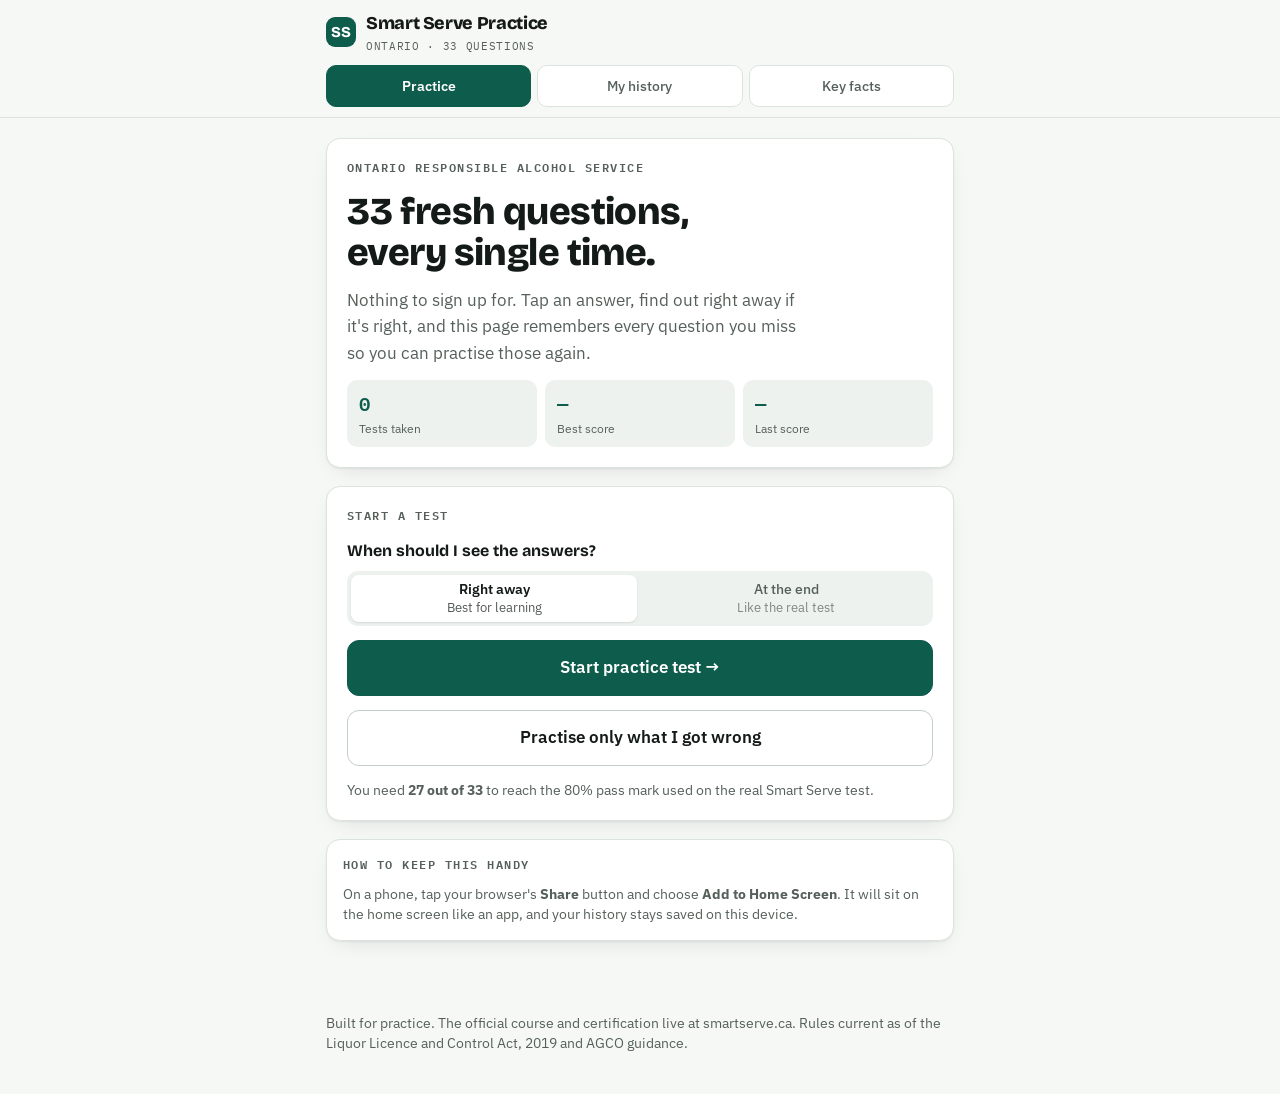
<file: smart-serve.html>
<!doctype html>
<html lang="en">
<head>
<meta charset="utf-8">
<meta name="viewport" content="width=device-width, initial-scale=1, viewport-fit=cover">
<meta name="description" content="A free Ontario Smart Serve practice test. 33 fresh questions every time, instant explanations, and a history of what you got wrong.">
<title>Smart Serve Practice</title>
<link rel="preconnect" href="https://fonts.googleapis.com">
<link rel="preconnect" href="https://fonts.gstatic.com" crossorigin>
<link rel="stylesheet" href="https://fonts.googleapis.com/css2?family=Bricolage+Grotesque:opsz,wght@12..96,600;12..96,800&family=IBM+Plex+Mono:wght@500;600&family=IBM+Plex+Sans:wght@400;500;600&display=swap">
<style>
*, *::before, *::after { box-sizing: border-box; }

:root {
  --ground:      #F6F8F6;
  --surface:     #FFFFFF;
  --surface-2:   #EDF2EF;
  --line:        #DBE3DE;
  --line-strong: #C2CEC8;
  --ink:         #131A17;
  --ink-2:       #55605A;
  --accent:      #0E5C4C;
  --accent-ink:  #FFFFFF;
  --accent-soft: #E2EFEA;
  --amber:       #96590A;
  --amber-soft:  #FAEFDC;
  --good:        #1B6E43;
  --good-soft:   #DEF0E5;
  --bad:         #A82219;
  --bad-soft:    #FAE3E0;
  --shadow:      0 1px 2px rgba(19, 26, 23, .06), 0 8px 24px -12px rgba(19, 26, 23, .18);
  --radius:      14px;

  --display: "Bricolage Grotesque", "Trebuchet MS", system-ui, sans-serif;
  --body:    "IBM Plex Sans", system-ui, -apple-system, "Segoe UI", sans-serif;
  --mono:    "IBM Plex Mono", ui-monospace, "SF Mono", Menlo, monospace;
}

@media (prefers-color-scheme: dark) {
  :root:not([data-theme="light"]) {
    --ground:      #0E1412;
    --surface:     #161E1B;
    --surface-2:   #1E2825;
    --line:        #2C3833;
    --line-strong: #3E4C46;
    --ink:         #E9EFEB;
    --ink-2:       #97A5A0;
    --accent:      #56CAAA;
    --accent-ink:  #06211B;
    --accent-soft: #14302A;
    --amber:       #E2A748;
    --amber-soft:  #322512;
    --good:        #5CCB8C;
    --good-soft:   #14301F;
    --bad:         #F29086;
    --bad-soft:    #3A1A17;
    --shadow:      0 1px 2px rgba(0,0,0,.4), 0 8px 24px -12px rgba(0,0,0,.7);
  }
}

:root[data-theme="dark"] {
  --ground:      #0E1412;
  --surface:     #161E1B;
  --surface-2:   #1E2825;
  --line:        #2C3833;
  --line-strong: #3E4C46;
  --ink:         #E9EFEB;
  --ink-2:       #97A5A0;
  --accent:      #56CAAA;
  --accent-ink:  #06211B;
  --accent-soft: #14302A;
  --amber:       #E2A748;
  --amber-soft:  #322512;
  --good:        #5CCB8C;
  --good-soft:   #14301F;
  --bad:         #F29086;
  --bad-soft:    #3A1A17;
  --shadow:      0 1px 2px rgba(0,0,0,.4), 0 8px 24px -12px rgba(0,0,0,.7);
}

body {
  margin: 0;
  background: var(--ground);
  color: var(--ink);
  font-family: var(--body);
  font-size: 17px;
  line-height: 1.55;
  -webkit-text-size-adjust: 100%;
}

h1, h2, h3 { font-family: var(--display); font-weight: 800; letter-spacing: -.015em; text-wrap: balance; margin: 0; }
p { margin: 0; }

.eyebrow {
  font-family: var(--mono);
  font-size: 11.5px;
  font-weight: 600;
  letter-spacing: .13em;
  text-transform: uppercase;
  color: var(--ink-2);
}

/* ---------- shell ---------- */
.topbar {
  position: sticky; top: 0; z-index: 20;
  background: color-mix(in srgb, var(--ground) 88%, transparent);
  backdrop-filter: blur(10px);
  border-bottom: 1px solid var(--line);
}
.topbar-inner {
  max-width: 660px; margin: 0 auto;
  padding: 10px 16px calc(10px + env(safe-area-inset-bottom, 0px));
  display: flex; flex-direction: column; gap: 10px;
}
.brand { display: flex; align-items: center; gap: 10px; }
.brand-mark {
  width: 30px; height: 30px; flex: none;
  border-radius: 9px; background: var(--accent); color: var(--accent-ink);
  display: grid; place-items: center;
  font-family: var(--display); font-weight: 800; font-size: 15px;
}
.brand-name { font-family: var(--display); font-weight: 800; font-size: 18px; letter-spacing: -.02em; }
.brand-sub { font-family: var(--mono); font-size: 11px; color: var(--ink-2); letter-spacing: .06em; text-transform: uppercase; }

.tabs { display: flex; gap: 6px; }
.tab {
  flex: 1; min-height: 42px;
  border: 1px solid var(--line); border-radius: 10px;
  background: var(--surface); color: var(--ink-2);
  font: 500 14px/1 var(--body); cursor: pointer;
  display: grid; place-items: center;
}
.tab[aria-selected="true"] { background: var(--accent); border-color: var(--accent); color: var(--accent-ink); font-weight: 600; }
.tab:focus-visible, .btn:focus-visible, .opt:focus-visible, .seg-btn:focus-visible { outline: 3px solid var(--accent); outline-offset: 2px; }

main { max-width: 660px; margin: 0 auto; padding: 20px 16px 72px; display: flex; flex-direction: column; gap: 18px; }
.view[hidden] { display: none; }
.view { display: flex; flex-direction: column; gap: 18px; }

/* ---------- cards & buttons ---------- */
.card {
  background: var(--surface);
  border: 1px solid var(--line);
  border-radius: var(--radius);
  padding: 20px;
  display: flex; flex-direction: column; gap: 14px;
  box-shadow: var(--shadow);
}
.card-tight { padding: 16px; gap: 10px; }

.btn {
  min-height: 56px; width: 100%;
  border: 1px solid var(--accent); border-radius: 12px;
  background: var(--accent); color: var(--accent-ink);
  font: 600 17px/1.2 var(--body); cursor: pointer;
  padding: 12px 18px;
  display: flex; align-items: center; justify-content: center; gap: 8px;
}
.btn:hover { filter: brightness(1.08); }
.btn:active { transform: translateY(1px); }
.btn-quiet { background: var(--surface); color: var(--ink); border-color: var(--line-strong); }
.btn-quiet:hover { background: var(--surface-2); filter: none; }
.btn-small { min-height: 44px; font-size: 15px; width: auto; padding: 10px 16px; }
.btn:disabled { opacity: .45; cursor: not-allowed; }

.row { display: flex; gap: 10px; flex-wrap: wrap; }
.row > .btn { flex: 1 1 180px; width: auto; }

/* ---------- home ---------- */
.hero h1 { font-size: clamp(28px, 7.5vw, 38px); line-height: 1.08; }
.hero p.lede { color: var(--ink-2); font-size: 17px; max-width: 46ch; }

.facts { display: grid; grid-template-columns: repeat(3, 1fr); gap: 8px; }
.fact {
  background: var(--surface-2); border-radius: 10px; padding: 10px 12px;
  display: flex; flex-direction: column; gap: 2px;
}
.fact-n { font-family: var(--mono); font-weight: 600; font-size: 19px; font-variant-numeric: tabular-nums; color: var(--accent); }
.fact-l { font-size: 12px; color: var(--ink-2); line-height: 1.3; }

.seg { display: flex; gap: 6px; background: var(--surface-2); padding: 4px; border-radius: 11px; }
.seg-btn {
  flex: 1; min-height: 44px; border: 0; border-radius: 8px; cursor: pointer;
  background: transparent; color: var(--ink-2); font: 500 14px/1.25 var(--body); padding: 6px 8px;
}
.seg-sub { display: block; font-size: 12.5px; font-weight: 400; opacity: .72; margin-top: 1px; }
.seg-btn[aria-pressed="true"] { background: var(--surface); color: var(--ink); font-weight: 600; box-shadow: 0 1px 2px rgba(0,0,0,.10); }

/* ---------- quiz ---------- */
.progress-wrap { display: flex; flex-direction: column; gap: 8px; }
.progress-meta { display: flex; justify-content: space-between; align-items: baseline; font-family: var(--mono); font-size: 12.5px; color: var(--ink-2); font-variant-numeric: tabular-nums; letter-spacing: .04em; }
.progress-track { height: 8px; border-radius: 99px; background: var(--surface-2); overflow: hidden; }
.progress-fill { height: 100%; width: 0%; background: var(--accent); border-radius: 99px; transition: width .3s ease; }

.qtag {
  align-self: flex-start;
  font-family: var(--mono); font-size: 11px; font-weight: 600; letter-spacing: .1em; text-transform: uppercase;
  background: var(--accent-soft); color: var(--accent);
  padding: 5px 9px; border-radius: 6px;
}
.qtext { font-family: var(--display); font-weight: 600; font-size: clamp(20px, 5vw, 23px); line-height: 1.3; }

.opts { display: flex; flex-direction: column; gap: 10px; }
.opt {
  display: flex; align-items: flex-start; gap: 12px;
  min-height: 56px; width: 100%; text-align: left;
  padding: 14px 16px;
  border: 1.5px solid var(--line-strong); border-radius: 12px;
  background: var(--surface); color: var(--ink);
  font: 400 16.5px/1.4 var(--body); cursor: pointer;
}
.opt:hover:not(:disabled) { border-color: var(--accent); background: var(--accent-soft); }
.opt:disabled { cursor: default; }
.opt-key {
  flex: none; width: 26px; height: 26px; border-radius: 7px;
  background: var(--surface-2); color: var(--ink-2);
  font: 600 13px/26px var(--mono); text-align: center;
}
.opt.is-correct { border-color: var(--good); background: var(--good-soft); }
.opt.is-correct .opt-key { background: var(--good); color: var(--surface); }
.opt.is-wrong { border-color: var(--bad); background: var(--bad-soft); }
.opt.is-wrong .opt-key { background: var(--bad); color: var(--surface); }
.opt.is-chosen { border-color: var(--accent); background: var(--accent-soft); }
.opt.is-chosen .opt-key { background: var(--accent); color: var(--accent-ink); }

.feedback { border-radius: 12px; padding: 14px 16px; display: flex; flex-direction: column; gap: 6px; border: 1px solid transparent; }
.feedback.ok { background: var(--good-soft); border-color: color-mix(in srgb, var(--good) 35%, transparent); }
.feedback.no { background: var(--bad-soft); border-color: color-mix(in srgb, var(--bad) 35%, transparent); }
.feedback-title { font-family: var(--display); font-weight: 700; font-size: 16px; }
.feedback.ok .feedback-title { color: var(--good); }
.feedback.no .feedback-title { color: var(--bad); }
.feedback p { font-size: 15.5px; line-height: 1.5; }

/* ---------- results ---------- */
.score-ring { display: flex; align-items: center; gap: 18px; }
.ring { position: relative; width: 104px; height: 104px; flex: none; }
.ring svg { transform: rotate(-90deg); display: block; }
.ring-label {
  position: absolute; inset: 0; display: grid; place-items: center; text-align: center;
  font-family: var(--mono); font-weight: 600; font-variant-numeric: tabular-nums;
}
.ring-pct { font-size: 24px; }
.verdict-title { font-size: clamp(22px, 6vw, 27px); }
.verdict-sub { color: var(--ink-2); font-size: 15.5px; margin-top: 4px; }

.pill {
  display: inline-flex; align-items: center; gap: 6px;
  font-family: var(--mono); font-size: 11.5px; font-weight: 600; letter-spacing: .08em; text-transform: uppercase;
  padding: 4px 9px; border-radius: 99px;
}
.pill.pass { background: var(--good-soft); color: var(--good); }
.pill.fail { background: var(--amber-soft); color: var(--amber); }

.miss { border: 1px solid var(--line); border-left: 4px solid var(--bad); border-radius: 10px; padding: 14px 16px; display: flex; flex-direction: column; gap: 8px; background: var(--surface); }
.miss-q { font-weight: 600; font-size: 16px; line-height: 1.4; }
.miss-line { font-size: 15px; display: flex; gap: 8px; align-items: baseline; }
.miss-line .lbl { font-family: var(--mono); font-size: 10.5px; letter-spacing: .1em; text-transform: uppercase; color: var(--ink-2); flex: none; width: 62px; padding-top: 3px; }
.miss-line .yours { color: var(--bad); }
.miss-line .right { color: var(--good); font-weight: 600; }
.miss-why { font-size: 15px; color: var(--ink-2); line-height: 1.5; border-top: 1px dashed var(--line); padding-top: 8px; }
.stack { display: flex; flex-direction: column; gap: 12px; }

/* ---------- history ---------- */
.attempt {
  display: grid; grid-template-columns: auto 1fr auto; align-items: center; gap: 12px;
  padding: 13px 14px; border: 1px solid var(--line); border-radius: 11px; background: var(--surface);
}
.attempt-score { font-family: var(--mono); font-weight: 600; font-size: 17px; font-variant-numeric: tabular-nums; }
.attempt-meta { font-size: 13.5px; color: var(--ink-2); }
.attempt-date { font-family: var(--mono); font-size: 12px; color: var(--ink-2); font-variant-numeric: tabular-nums; }

.bar-row { display: grid; grid-template-columns: 1fr auto; gap: 6px 12px; align-items: center; }
.bar-name { font-size: 15px; }
.bar-num { font-family: var(--mono); font-size: 13px; color: var(--ink-2); font-variant-numeric: tabular-nums; }
.bar-track { grid-column: 1 / -1; height: 6px; border-radius: 99px; background: var(--surface-2); overflow: hidden; }
.bar-fill { height: 100%; border-radius: 99px; background: var(--amber); }
.topic { display: flex; flex-direction: column; gap: 6px; padding: 12px 0; border-bottom: 1px solid var(--line); }
.topic:last-child { border-bottom: 0; padding-bottom: 0; }

.empty { color: var(--ink-2); font-size: 15.5px; text-align: center; padding: 22px 10px; line-height: 1.5; }

/* ---------- key facts ---------- */
.kf-group { display: flex; flex-direction: column; gap: 10px; }
.kf-h { font-family: var(--display); font-weight: 700; font-size: 17px; color: var(--accent); }
.kf-list { list-style: none; margin: 0; padding: 0; display: flex; flex-direction: column; gap: 9px; }
.kf-list li { display: flex; gap: 10px; font-size: 15.5px; line-height: 1.5; }
.kf-list li::before { content: ""; flex: none; width: 6px; height: 6px; margin-top: 9px; border-radius: 2px; background: var(--accent); }
.kf-list b { font-weight: 600; }
.num { font-family: var(--mono); font-weight: 600; font-variant-numeric: tabular-nums; }

.note { font-size: 13.5px; color: var(--ink-2); line-height: 1.5; }
.note a { color: var(--accent); }

footer { max-width: 660px; margin: 0 auto; padding: 0 16px 40px; }

@media (prefers-reduced-motion: reduce) {
  * { animation: none !important; transition: none !important; }
}
@media (min-width: 560px) {
  body { font-size: 18px; }
  .row > .btn { flex: 1 1 0; }
}
</style>
</head>
<body>

<header class="topbar">
  <div class="topbar-inner">
    <div class="brand">
      <div class="brand-mark" aria-hidden="true">SS</div>
      <div>
        <div class="brand-name">Smart Serve Practice</div>
        <div class="brand-sub">Ontario &middot; 33 questions</div>
      </div>
    </div>
    <nav class="tabs" role="tablist" aria-label="Sections">
      <button class="tab" role="tab" id="tab-practice" aria-selected="true" aria-controls="view-home">Practice</button>
      <button class="tab" role="tab" id="tab-history" aria-selected="false" aria-controls="view-history">My history</button>
      <button class="tab" role="tab" id="tab-facts" aria-selected="false" aria-controls="view-facts">Key facts</button>
    </nav>
  </div>
</header>

<main>

  <!-- ============ HOME ============ -->
  <section class="view" id="view-home" role="tabpanel" aria-labelledby="tab-practice">
    <div class="card hero">
      <span class="eyebrow">Ontario responsible alcohol service</span>
      <h1>33 fresh questions, every single time.</h1>
      <p class="lede">Nothing to sign up for. Tap an answer, find out right away if it's right, and this page remembers every question you miss so you can practise those again.</p>
      <div class="facts">
        <div class="fact"><span class="fact-n" id="stat-taken">0</span><span class="fact-l">Tests taken</span></div>
        <div class="fact"><span class="fact-n" id="stat-best">&mdash;</span><span class="fact-l">Best score</span></div>
        <div class="fact"><span class="fact-n" id="stat-last">&mdash;</span><span class="fact-l">Last score</span></div>
      </div>
    </div>

    <div class="card">
      <span class="eyebrow">Start a test</span>
      <div>
        <div style="font-family:var(--display);font-weight:700;font-size:16px;margin-bottom:8px;">When should I see the answers?</div>
        <div class="seg" role="group" aria-label="Answer feedback mode">
          <button class="seg-btn" id="mode-study" aria-pressed="true">Right away<br><span class="seg-sub">Best for learning</span></button>
          <button class="seg-btn" id="mode-exam" aria-pressed="false">At the end<br><span class="seg-sub">Like the real test</span></button>
        </div>
      </div>
      <button class="btn" id="btn-start">Start practice test &rarr;</button>
      <button class="btn btn-quiet" id="btn-redo" hidden>Practise only what I got wrong</button>
      <p class="note">You need <b>27 out of 33</b> to reach the 80% pass mark used on the real Smart Serve test.</p>
    </div>

    <div class="card card-tight">
      <span class="eyebrow">How to keep this handy</span>
      <p class="note">On a phone, tap your browser's <b>Share</b> button and choose <b>Add to Home Screen</b>. It will sit on the home screen like an app, and your history stays saved on this device.</p>
    </div>
  </section>

  <!-- ============ QUIZ ============ -->
  <section class="view" id="view-quiz" role="region" aria-label="Practice test" hidden>
    <div class="progress-wrap">
      <div class="progress-meta">
        <span id="q-counter">QUESTION 1 OF 33</span>
        <span id="q-tally">0 CORRECT</span>
      </div>
      <div class="progress-track"><div class="progress-fill" id="progress-fill"></div></div>
    </div>

    <div class="card">
      <span class="qtag" id="q-category">Ontario law</span>
      <h2 class="qtext" id="q-text">Question</h2>
      <div class="opts" id="q-options"></div>
      <div id="q-feedback" aria-live="polite"></div>
      <button class="btn" id="btn-next" hidden>Next question &rarr;</button>
    </div>

    <button class="btn btn-quiet btn-small" id="btn-quit" style="align-self:center;">Stop and go back</button>
  </section>

  <!-- ============ RESULTS ============ -->
  <section class="view" id="view-results" role="region" aria-label="Your result" hidden>
    <div class="card">
      <div class="score-ring">
        <div class="ring">
          <svg width="104" height="104" viewBox="0 0 104 104" aria-hidden="true">
            <circle cx="52" cy="52" r="45" fill="none" stroke="var(--surface-2)" stroke-width="10"></circle>
            <circle id="ring-arc" cx="52" cy="52" r="45" fill="none" stroke="var(--accent)" stroke-width="10"
                    stroke-linecap="round" stroke-dasharray="283" stroke-dashoffset="283"></circle>
          </svg>
          <div class="ring-label"><span class="ring-pct" id="ring-pct">0%</span></div>
        </div>
        <div>
          <span class="pill pass" id="result-pill">Passed</span>
          <h2 class="verdict-title" id="result-title" style="margin-top:8px;">Nice work</h2>
          <p class="verdict-sub" id="result-sub">You got 0 of 33 right.</p>
        </div>
      </div>
      <div class="row">
        <button class="btn" id="btn-again">33 new questions</button>
        <button class="btn btn-quiet" id="btn-home">Back to start</button>
      </div>
    </div>

    <div class="card" id="misses-card">
      <span class="eyebrow">Go over these</span>
      <h3 style="font-size:19px;" id="misses-title">The ones you missed</h3>
      <div class="stack" id="misses-list"></div>
    </div>
  </section>

  <!-- ============ HISTORY ============ -->
  <section class="view" id="view-history" role="tabpanel" aria-labelledby="tab-history" hidden>
    <div class="card">
      <span class="eyebrow">Your record</span>
      <h2 style="font-size:24px;">Every test you've taken</h2>
      <div class="stack" id="history-list"></div>
    </div>

    <div class="card">
      <span class="eyebrow">Where you lose marks</span>
      <h2 style="font-size:24px;">Topics to shore up</h2>
      <div id="topic-list"></div>
    </div>

    <div class="card">
      <span class="eyebrow">Questions you keep missing</span>
      <h2 style="font-size:24px;">Your problem questions</h2>
      <div class="stack" id="weak-list"></div>
      <button class="btn" id="btn-drill" hidden>Practise these now</button>
    </div>

    <div class="card card-tight">
      <p class="note">Your history is saved in this browser only &mdash; it is never sent anywhere. Clearing your browser data will erase it.</p>
      <button class="btn btn-quiet btn-small" id="btn-clear" style="align-self:flex-start;">Erase my history</button>
    </div>
  </section>

  <!-- ============ KEY FACTS ============ -->
  <section class="view" id="view-facts" role="tabpanel" aria-labelledby="tab-facts" hidden>
    <div class="card">
      <span class="eyebrow">Cheat sheet</span>
      <h2 style="font-size:24px;">The numbers worth memorizing</h2>
      <p class="note">If you remember nothing else, remember these. Most of the test's "how many / how old / what time" questions come from this list.</p>
    </div>
    <div class="card" id="facts-body"></div>
    <div class="card card-tight">
      <p class="note"><b>A note on what this is.</b> These are original practice questions written from Ontario's publicly published rules &mdash; the Liquor Licence and Control Act, 2019 and AGCO guidance. They are not the real exam questions, and this page is not affiliated with Smart Serve Ontario or the AGCO. Use it alongside the official course, not instead of it.</p>
    </div>
  </section>

</main>

<footer>
  <p class="note">Built for practice. The official course and certification live at smartserve.ca. Rules current as of the Liquor Licence and Control Act, 2019 and AGCO guidance.</p>
</footer>

<script>
/* ============================================================
   QUESTION BANK
   Original practice questions written from Ontario's publicly
   published rules: the Liquor Licence and Control Act, 2019,
   AGCO guidance, and Canada's Low-Risk Drinking Guidelines.
   c = category, q = question, o = options, a = index of answer,
   e = explanation shown after answering.
   ============================================================ */
const BANK = [

/* ---------- ONTARIO LAW & LICENSING ---------- */
{c:"Ontario law",q:"What is the legal drinking age in Ontario?",o:["18","19","21","20"],a:1,e:"Ontario's legal drinking age is 19. It is 18 in Alberta, Manitoba and Quebec, but that makes no difference to you — in Ontario you serve at 19."},
{c:"Ontario law",q:"How old must you be to sell, serve, deliver or handle alcohol in Ontario?",o:["16","18","19","21"],a:1,e:"You must be 18 to sell, serve, deliver or handle alcohol — one year younger than the age you are allowed to drink it. So an 18-year-old may pour a beer but may not drink one."},
{c:"Ontario law",q:"How long is a Smart Serve certification valid before you must recertify?",o:["1 year","2 years","5 years","It never expires"],a:2,e:"Certificates are valid for five years. After that you have to recertify to keep working in a job that requires it."},
{c:"Ontario law",q:"Which body regulates the sale and service of alcohol in Ontario?",o:["The AGCO — Alcohol and Gaming Commission of Ontario","Health Canada","The Ontario Provincial Police","The LCBO"],a:0,e:"The AGCO enforces the liquor laws and issues, suspends and revokes liquor sales licences. The LCBO sells and distributes alcohol; it is not the regulator."},
{c:"Ontario law",q:"Which law sets the rules for selling and serving alcohol in Ontario today?",o:["The Liquor Control Act, 1927","The Liquor Licence and Control Act, 2019","The Criminal Code of Canada","The Occupiers' Liability Act"],a:1,e:"The Liquor Licence and Control Act, 2019 (the LLCA) replaced the old Liquor Licence Act. The Criminal Code and the Occupiers' Liability Act also touch alcohol service, but the LLCA is the liquor law itself."},
{c:"Ontario law",q:"On an ordinary day, what are the permitted hours to sell and serve alcohol in a licensed Ontario establishment?",o:["11:00 a.m. to 1:00 a.m.","9:00 a.m. to 2:00 a.m.","Noon to 2:00 a.m.","10:00 a.m. to 3:00 a.m."],a:1,e:"Service is permitted from 9:00 a.m. to 2:00 a.m. Individual licences can carry conditions that shorten those hours, but they can never extend them."},
{c:"Ontario law",q:"After service stops at 2:00 a.m., how long do patrons have to finish their drinks before everything must be cleared?",o:["15 minutes","30 minutes","45 minutes","They must finish immediately at 2:00 a.m."],a:2,e:"Patrons get 45 minutes. By 2:45 a.m. every glass and bottle must be cleared and all signs of service and consumption gone."},
{c:"Ontario law",q:"On which night are the permitted hours of liquor service extended in Ontario?",o:["Canada Day","New Year's Eve","Victoria Day","The Saturday of a long weekend"],a:1,e:"New Year's Eve is the one exception — service may run to 3:00 a.m. on January 1. No other holiday extends the hours."},
{c:"Ontario law",q:"Who in a licensed establishment is required to hold a Smart Serve certification?",o:["Only the bartenders","Only the manager on duty","Anyone who sells, serves, handles or delivers alcohol, plus security staff","Only full-time employees"],a:2,e:"Servers, bartenders, delivery drivers, anyone handling alcohol and security staff all need it — full-time, part-time or casual makes no difference."},
{c:"Ontario law",q:"A regular asks you to sell him a bottle of wine to take home from your licensed restaurant. What determines whether you can?",o:["You can always sell sealed bottles to go","Only if the licence permits it and the rules for takeout sales are followed","Only if he is a regular customer","Only after 9:00 p.m."],a:1,e:"Takeout and delivery of alcohol is only allowed where the licence and the current rules permit it, and every sale still requires an ID check and a sober customer."},
{c:"Ontario law",q:"A guest wants to carry her unfinished cocktail out to the sidewalk to smoke. What do you do?",o:["Let her, it is only a few steps","Ask her to leave the drink inside the licensed area","Let her if she promises to bring it back","Pour it into a plastic cup first"],a:1,e:"Alcohol may only be consumed inside the area covered by the licence. Once she steps off the licensed premises with it, the establishment is in breach."},
{c:"Ontario law",q:"Which of these promotions is prohibited in Ontario?",o:["A drink of the day at a normal price","An all-you-can-drink price for a fixed fee","A wine-pairing dinner","Free non-alcoholic drinks for designated drivers"],a:1,e:"Anything that encourages immoderate consumption is prohibited — all-you-can-drink deals, drinking contests, unlimited drinks for one price. Rewarding designated drivers is actively encouraged."},
{c:"Ontario law",q:"A group at table six starts a chugging contest with the drinks they already bought. What must you do?",o:["Nothing, they bought the drinks already","Stop the contest — the establishment cannot permit practices that encourage immoderate consumption","Only stop them if they get loud","Join in to keep the mood friendly"],a:1,e:"It is not only about what you sell. Permitting a drinking contest on the premises is itself a breach, and it will drive the whole table to intoxication fast."},
{c:"Ontario law",q:"What is a Special Occasion Permit (SOP) for?",o:["Serving alcohol at an event in a place that is not otherwise licensed","Staying open past 2:00 a.m.","Selling alcohol at wholesale prices","Allowing minors to drink at weddings"],a:0,e:"An SOP covers one-off events — a wedding at a hall, a charity fundraiser. Everything else still applies: age checks, intoxication rules and certified servers."},
{c:"Ontario law",q:"At an event run under a Special Occasion Permit, do the rules about intoxicated patrons still apply?",o:["No, SOP events are exempt","Yes, in full — you cannot serve someone who is or appears intoxicated","Only if police are present","Only if it is a public event"],a:1,e:"An SOP changes where you may serve, not how. Age checks, refusal of intoxicated patrons and liability all follow you to the event."},
{c:"Ontario law",q:"Can a licensed establishment let a customer bring in their own homemade wine to drink with dinner?",o:["Yes, if a corkage fee is charged","Yes, if the customer is over 19","No — only alcohol lawfully obtained and permitted under the licence may be there","Yes, on special occasions"],a:2,e:"Only alcohol acquired through legal channels and permitted under the licence may be kept or consumed on the premises. Homemade product is not."},
{c:"Ontario law",q:"A parent wants to buy a beer for their 17-year-old at your licensed restaurant. What is the answer?",o:["Yes, a parent may authorize it","Yes, if the parent stays at the table","No — a person under 19 may not be served alcohol in a licensed establishment, parent or not","Yes, if it is a low-alcohol beer"],a:2,e:"There is no parental exception in a licensed establishment. Serving the minor — or serving the parent knowing it is going to the minor — is an offence."},
{c:"Ontario law",q:"You watch a 25-year-old buy two beers and slide one to her 18-year-old friend. What is that called and what do you do?",o:["A second-party favour — leave it alone","A third-party sale — remove the drink and refuse further service to both","Perfectly legal as long as she paid","A house-policy matter only"],a:1,e:"This is a third-party or 'straw' sale. You are responsible for who ends up drinking, not just who paid, so retrieve the drink and stop serving the buyer."},
{c:"Ontario law",q:"Can a person under 19 be inside a licensed establishment in Ontario?",o:["Never","Yes, in areas and circumstances the licence permits — they simply cannot be served alcohol","Only with a police escort","Only before 8:00 p.m. anywhere"],a:1,e:"Family restaurants seat minors all day. What is prohibited is selling, serving or giving them alcohol — and some rooms are restricted to 19+ by the licence."},
{c:"Ontario law",q:"Consequences an establishment can face for serving an intoxicated patron include:",o:["A written warning only","Monetary penalties, and suspension or revocation of the liquor sales licence","Nothing, unless someone is hurt","A one-day closure only"],a:1,e:"The AGCO can impose monetary penalties and suspend or revoke the licence. The individual server can also be charged and personally sued."},
{c:"Ontario law",q:"Can you, personally, be penalized for serving alcohol to a minor — or is it only your employer?",o:["Only the employer is ever penalized","You can be charged and fined personally, in addition to anything your employer faces","Only if you are the manager","Only if you knew the person's real age"],a:1,e:"Liability is personal as well as corporate. 'My boss told me to' is not a defence, and neither is being new."},
{c:"Ontario law",q:"You are delivering alcohol to a home. The person at the door is clearly drunk. What do you do?",o:["Leave it on the porch","Complete the delivery, the sale was already paid for","Refuse the delivery","Ask them to sign a waiver"],a:2,e:"A delivery is a service transaction like any other. You must refuse if the recipient is under 19, appears intoxicated, or cannot produce acceptable ID."},
{c:"Ontario law",q:"Who must check ID on an alcohol delivery to a residence?",o:["Nobody, the online age gate covers it","The person making the delivery, at the door","The dispatcher","The customer's neighbour if they accept it"],a:1,e:"The person handing over the alcohol checks ID at the door, and they must be 18 or older and certified."},
{c:"Ontario law",q:"An establishment's liquor sales licence must be:",o:["Kept in the manager's office","Posted where patrons can see it","Carried by each server","Renewed weekly"],a:1,e:"The licence must be displayed on the premises. AGCO inspectors can arrive unannounced and will look for it."},
{c:"Ontario law",q:"Alcohol served in a licensed establishment in Ontario must be purchased from:",o:["Any wholesaler","An authorized source such as the LCBO or another government-approved channel","Whoever offers the lowest price","Anywhere, as long as receipts are kept"],a:1,e:"Product must come through authorized channels. Buying stock from unapproved sources is a licence offence, even if the product itself is genuine."},
{c:"Ontario law",q:"An AGCO inspector arrives during service and asks to see records. You should:",o:["Ask them to come back tomorrow","Cooperate — inspectors have the authority to inspect licensed premises","Refuse until the owner arrives","Ask for a warrant"],a:1,e:"Inspectors have authority to enter and inspect licensed premises during business hours. Obstructing an inspector is itself an offence."},
{c:"Ontario law",q:"Can a licensed establishment give away free alcohol as a promotion?",o:["Yes, any time","No — promotions that encourage immoderate consumption, including giving liquor away, are restricted","Yes, if it is only one drink each","Yes, on the house's anniversary"],a:1,e:"Ontario restricts pricing and promotion of liquor. The test is always whether the practice encourages people to drink more than they otherwise would."},

/* ---------- CHECKING ID ---------- */
{c:"Checking ID",q:"You must ask for identification from anyone who:",o:["Looks under 19","Looks under 25 or 30, depending on house policy — and legally, anyone who appears under 19","Orders spirits","Is not a regular"],a:1,e:"The law says check anyone who appears under 19. Most houses set the bar higher — under 25 or 30 — because judging 19 by sight is exactly where servers get caught."},
{c:"Checking ID",q:"Which of these is an acceptable proof of age in Ontario?",o:["An Ontario health card","A Canadian passport","A student card with a photo","A birth certificate"],a:1,e:"A Canadian passport qualifies. A health card, student card or birth certificate does not — acceptable ID must be valid, government-issued, and carry both a photo and a date of birth."},
{c:"Checking ID",q:"Which three things must every acceptable piece of identification show?",o:["Photo, date of birth, and a signature","Photo, date of birth, and the holder's name","Address, photo, and height","Photo, name, and eye colour"],a:1,e:"Valid, government-issued, with a photograph, the person's name and their date of birth. Anything missing one of those is not acceptable."},
{c:"Checking ID",q:"A customer hands you a driver's licence that expired last month. What do you do?",o:["Accept it, the birthdate has not changed","Refuse it — identification must be valid","Accept it if you also see a credit card","Accept it if the photo clearly matches"],a:1,e:"Expired ID is not acceptable ID, however obvious the person's age looks. The birthdate being unchanged is irrelevant — the document is no longer valid."},
{c:"Checking ID",q:"Which of these is an AGCO-accepted piece of photo ID?",o:["An Ontario Photo Card","A gym membership card","A school yearbook photo","A photocopy of a passport"],a:0,e:"The Ontario Photo Card is issued by the province for exactly this purpose — for people who do not drive. Photocopies are never acceptable."},
{c:"Checking ID",q:"A young man presents a BYID card from the LCBO. Is it acceptable?",o:["No, it is not government-issued","Yes, the BYID photo card is an accepted form of identification","Only at LCBO stores","Only if he also has a health card"],a:1,e:"The Bring Your ID (BYID) card is issued by the LCBO specifically as proof of age and is accepted in licensed establishments."},
{c:"Checking ID",q:"Someone shows you a Secure Certificate of Indian Status card. What do you do?",o:["Refuse it, it is not on the list","Accept it — the secure status card issued by the Government of Canada is acceptable ID","Ask for a second piece","Accept it only with a passport"],a:1,e:"The Secure Certificate of Indian Status is federally issued with a photo and date of birth, and it is an accepted proof of age. Refusing it is both wrong and discriminatory."},
{c:"Checking ID",q:"What is the single most reliable way to check whether an ID has been altered?",o:["Look at the photo only","Take the ID in your hands and examine it — feel the surface, check the edges, look for tampering","Ask how old they are","Check whether the name sounds real"],a:1,e:"Never assess ID at arm's length across a bar. Hold it, feel for raised or peeling laminate, check the edges and look for altered digits."},
{c:"Checking ID",q:"After checking the photo and the birthdate, what else should you always confirm on an ID?",o:["The person's postal code","The expiry date and whether the document shows signs of tampering","Their height in centimetres","Their organ donor status"],a:1,e:"Photo, date of birth, expiry date, and physical condition of the card. Skipping the expiry date is the most common miss."},
{c:"Checking ID",q:"You are fairly sure the ID a customer handed you is fake. What is the correct response?",o:["Confiscate the ID and keep it","Refuse service, return the ID, and tell your manager","Tear it up in front of them","Serve them but water down the drink"],a:1,e:"You refuse service and inform your manager — you have no legal authority to seize someone's identification. Document the incident afterwards."},
{c:"Checking ID",q:"A customer becomes angry that you asked for ID and says he is clearly over 40. What is your best move?",o:["Apologize and serve him","Stay polite, explain it is the law and house policy, and check anyway","Ask a coworker to decide","Serve him if a regular vouches for him"],a:1,e:"Be friendly but firm and put it on the policy, not the person: 'We check everyone, it keeps my certification safe.' Consistency also protects you from discrimination complaints."},
{c:"Checking ID",q:"Two friends order drinks. One shows valid ID, the other says she left hers in the car. What do you do?",o:["Serve them both, they are obviously together","Serve only the one with ID, and watch that the drink is not passed along","Refuse both","Serve the second one a smaller drink"],a:1,e:"No ID, no service — and then keep an eye out for the drink being handed over, which would be a third-party sale you are responsible for."},
{c:"Checking ID",q:"Doing quick mental math from a birthdate on an ID is risky mainly because:",o:["It is against the law to calculate","Under pressure it is easy to get wrong — use the 'born on or before' date posted at the till","It takes too long","Birthdates are often printed incorrectly"],a:1,e:"Most establishments post the current qualifying date near the till or door. Reading the posted date beats doing arithmetic in your head in a busy room."},
{c:"Checking ID",q:"How should you approach ID checks so you do not open the house to a discrimination complaint?",o:["Only check people who look nervous","Apply the same standard to everyone who appears under your house's age threshold","Check only people you do not recognize","Check only on weekends"],a:1,e:"A consistent, uniform standard is your defence. Checking selectively based on appearance, accent or background is discriminatory and indefensible."},
{c:"Checking ID",q:"A regular you have served for two years is with a friend you have never seen. Do you card the friend?",o:["No, they are with a regular","Yes, if the friend appears under your house threshold","Only if they order spirits","Only if the regular says to"],a:1,e:"Being vouched for is not identification. Everyone who appears under the threshold gets carded, every time, regardless of company."},
{c:"Checking ID",q:"A customer's ID photo looks like it could be them, but you are not certain. What should you do?",o:["Serve them, it is close enough","Ask questions only the true holder would know, and refuse if you remain unsure","Ask a coworker to guess","Serve them and note it in the log"],a:1,e:"Ask their address, their middle name, their sign — hesitation tells you a lot. If doubt remains after that, refuse. The doubt itself is your answer."},

/* ---------- ALCOHOL & THE BODY ---------- */
{c:"Alcohol & the body",q:"Alcohol is classified as which kind of drug?",o:["A stimulant","A depressant","A hallucinogen","An antibiotic"],a:1,e:"Alcohol is a central nervous system depressant. Early loudness and confidence come from depressed inhibitions — not from stimulation."},
{c:"Alcohol & the body",q:"Roughly how long does the average adult's body take to process one standard drink?",o:["About 15 minutes","About 30 minutes","About 1 hour","About 3 hours"],a:2,e:"About one standard drink per hour. Drinking faster than that means blood alcohol keeps climbing, no matter how well the person seems to be handling it."},
{c:"Alcohol & the body",q:"Which of these actually lowers a person's blood alcohol level?",o:["Black coffee","A cold shower","Fresh air and a walk","Only the passage of time"],a:3,e:"Only time. Coffee, cold air and cold water can make someone more alert but leave the blood alcohol exactly where it was — which produces a wide-awake drunk, the most dangerous kind to put behind a wheel."},
{c:"Alcohol & the body",q:"Which of these contains about the same amount of pure alcohol as a 12 oz (341 mL) glass of 5% beer?",o:["5 oz (142 mL) of 12% wine","10 oz of 12% wine","3 oz of 40% spirits","A 20 oz pint of 5% beer"],a:0,e:"A standard drink is 12 oz of 5% beer, 5 oz of 12% wine, or 1.5 oz of 40% spirits. All three carry roughly the same alcohol."},
{c:"Alcohol & the body",q:"How much 40% spirits makes one standard drink?",o:["1 oz (30 mL)","1.5 oz (43 mL)","2 oz (60 mL)","3 oz (85 mL)"],a:1,e:"1.5 oz, about 43 mL. This is why a double or a heavy free-pour quietly doubles what your guest is actually drinking."},
{c:"Alcohol & the body",q:"Most of the alcohol a person drinks is absorbed into the bloodstream through the:",o:["Mouth","Stomach","Small intestine","Large intestine"],a:2,e:"About 20% is absorbed through the stomach, but roughly 80% goes through the small intestine — which is why an empty stomach speeds everything up."},
{c:"Alcohol & the body",q:"Which organ does nearly all the work of breaking down alcohol?",o:["The kidneys","The liver","The stomach","The lungs"],a:1,e:"The liver handles about 90% of it, at a fixed rate that you cannot hurry. The rest leaves through breath, sweat and urine."},
{c:"Alcohol & the body",q:"Eating a large meal before drinking does what?",o:["Prevents intoxication entirely","Slows the absorption of alcohol, but does not stop it","Removes alcohol from the blood","Doubles the effect of alcohol"],a:1,e:"Food slows absorption so the blood alcohol rises more gradually. Every drop still gets absorbed — it just arrives later."},
{c:"Alcohol & the body",q:"A rum and cola versus a rum and soda water — which is absorbed faster and why?",o:["Neither, mixers make no difference","The carbonated one, because carbonation speeds absorption","The one with sugar, because sugar carries alcohol","The taller drink, because of volume"],a:1,e:"Carbonation speeds alcohol through the stomach into the small intestine. Sparkling wine and highballs hit faster than the same alcohol served flat."},
{c:"Alcohol & the body",q:"Two people of the same weight drink the same amount over the same time. Why might a woman reach a higher blood alcohol level than a man?",o:["Women drink faster on average","Generally lower body water content and differences in how alcohol is broken down","Women are always lighter","There is no difference"],a:1,e:"Less body water means the same alcohol is less diluted, and there are differences in the enzymes that begin breaking alcohol down. Body size, food, medication and fatigue all matter too."},
{c:"Alcohol & the body",q:"A regular tells you he has a high tolerance and can drink all night. What does tolerance actually change?",o:["It lowers his blood alcohol level","It only masks the outward signs — his blood alcohol rises exactly the same","It speeds up his liver","It makes him a safe driver"],a:1,e:"Tolerance hides the signals you rely on while the blood alcohol climbs normally. High-tolerance drinkers are among the most dangerous patrons for precisely this reason."},
{c:"Alcohol & the body",q:"Mixing alcohol with an energy drink is a concern because:",o:["The caffeine removes the alcohol","The stimulant masks how drunk the person feels while impairment continues to rise","It makes the drink taste stronger","It causes an allergic reaction"],a:1,e:"The person feels alert and capable while their coordination, judgement and reaction time are just as impaired. They will overestimate what they can safely do."},
{c:"Alcohol & the body",q:"A guest mentions she is on prescription medication. Why should that raise your attention?",o:["It does not, medication is private","Many medications amplify alcohol's effects or react badly with it","It means she cannot pay","She must be served only wine"],a:1,e:"Many common medications multiply alcohol's effect. Someone may become visibly impaired after one drink, and your service decision has to follow what you observe."},
{c:"Alcohol & the body",q:"Which of the following signals possible alcohol poisoning, needing 911?",o:["Talking loudly","Cold clammy skin, slow or irregular breathing, and being unable to be roused","Ordering another round","Laughing a lot"],a:1,e:"Cold or clammy skin, bluish lips, slow or irregular breathing, vomiting while unresponsive, or being impossible to wake. Call 911, stay with them, and turn them on their side."},
{c:"Alcohol & the body",q:"Someone has passed out after heavy drinking. Until help arrives, you should:",o:["Lay them on their back so they can breathe","Turn them on their side and stay with them","Walk them around the room","Give them coffee"],a:1,e:"On their side, so that if they vomit they cannot choke. Never leave an unconscious person alone and never try to 'walk it off'."},
{c:"Alcohol & the body",q:"An 'alcohol blackout' means:",o:["The person has fainted","The person is awake and functioning but forming no memory of it","The person has stopped drinking","The person's vision has gone"],a:1,e:"They can walk, talk and order more while their brain records nothing. It is a sign of a dangerously high blood alcohol level, not merely a heavy night."},
{c:"Alcohol & the body",q:"Which factor does NOT meaningfully affect how quickly someone becomes intoxicated?",o:["Body weight","Whether they have eaten","How expensive the alcohol was","How fast they are drinking"],a:2,e:"Price, brand and quality change nothing. Body size, food, drinking speed, sex, medication, fatigue and mood all do."},
{c:"Alcohol & the body",q:"Why does fatigue matter to a server watching for intoxication?",o:["It does not","A tired person is affected more quickly and shows signs sooner","Tired people drink slower","Fatigue lowers blood alcohol"],a:1,e:"Somebody off a double shift can be visibly impaired on one drink. What you observe always outranks what the drink count says."},
{c:"Alcohol & the body",q:"A person's blood alcohol level can continue rising even after they stop drinking. Why?",o:["The liver produces alcohol","Alcohol already in the stomach and intestine is still being absorbed","Standing up raises it","It cannot rise after the last drink"],a:1,e:"The last round is still being absorbed for a while after it is finished. A guest who seemed borderline at last call can be plainly drunk in the parking lot."},

/* ---------- SPOTTING INTOXICATION ---------- */
{c:"Spotting intoxication",q:"When should you start watching a guest for signs of impairment?",o:["After their third drink","From the moment they arrive and order their first drink","Only after 11:00 p.m.","Only if they order spirits"],a:1,e:"Monitoring starts at the door. You need a baseline of how someone looked and sounded when they arrived, or you cannot recognize the change later."},
{c:"Spotting intoxication",q:"Smart Serve groups the signs of intoxication into changes in which four areas?",o:["Speech, inhibitions and behaviour, judgement, and coordination or reaction time","Height, weight, age, and mood","Order size, tip size, speed, and volume","Eyes, hair, clothing, and posture"],a:0,e:"Speech, inhibitions and behaviour, judgement, and coordination or reaction time. Any one changing over the visit is your cue to slow service down."},
{c:"Spotting intoxication",q:"Which of these is a change in SPEECH that signals impairment?",o:["Ordering a different drink","Slurring, or talking noticeably louder or slower than earlier","Asking for the bill","Speaking a second language"],a:1,e:"Slurred words, unusual volume, rambling or repeating. The signal is the change from how they sounded when they arrived, not any absolute standard."},
{c:"Spotting intoxication",q:"Which of these is a loss of INHIBITION signalling impairment?",o:["Ordering an appetizer","Becoming overly familiar with strangers, unusually loud, or foul-mouthed when they were not before","Checking their phone","Paying with cash"],a:1,e:"Alcohol depresses the part of the brain that governs restraint first. The quiet guest who is suddenly hugging strangers has crossed a line."},
{c:"Spotting intoxication",q:"Which of these is an example of impaired JUDGEMENT?",o:["Buying rounds for strangers and starting arguments over nothing","Reading the menu carefully","Asking for water","Calling a taxi"],a:0,e:"Reckless spending, picking fights, poor decisions, insisting they are fine to drive. Bad judgement is the sign most likely to end in real harm."},
{c:"Spotting intoxication",q:"Which of these signals impaired COORDINATION or reaction time?",o:["Chewing slowly","Fumbling money, spilling drinks, swaying, bumping into furniture","Wearing a coat indoors","Coughing"],a:1,e:"Dropping change, missing the table with a glass, difficulty walking straight, slow to respond when spoken to. Fine motor control goes early and visibly."},
{c:"Spotting intoxication",q:"A guest who arrived quiet is now loud, buying rounds and slurring. What do you do?",o:["Serve one more and reassess","Stop alcohol service now, offer food and water, and tell your manager","Wait for someone to complain","Move them to a quieter table"],a:1,e:"Signs across several categories means the person is already intoxicated. Serving 'one more' to see is exactly what liability cases turn on."},
{c:"Spotting intoxication",q:"Why is counting drinks alone an unreliable way to judge intoxication?",o:["Customers lie about the count","The same number of drinks affects different people very differently, and they may have drunk elsewhere","Counting is against policy","Drinks vary in price"],a:1,e:"Weight, food, medication, fatigue and pre-drinking all change the picture. Count drinks, but let what you observe make the decision."},
{c:"Spotting intoxication",q:"A guest arrives already showing signs of impairment. What do you do?",o:["Serve them one drink so they do not cause a scene","Do not serve them alcohol at all","Serve them beer instead of spirits","Serve them and monitor closely"],a:1,e:"You cannot serve someone who is or appears intoxicated — including a person who arrived that way. Where they got drunk is irrelevant to your responsibility."},
{c:"Spotting intoxication",q:"Bloodshot eyes, flushed face and an unsteady walk are best described as:",o:["Definitely a medical emergency","Visible signs a guest may be intoxicated, to be read together with their behaviour","Proof of nothing at all","Reasons to serve water only and continue alcohol service"],a:1,e:"They are signals to read alongside speech, judgement and coordination. Some also have innocent explanations, which is why you look at the whole picture and the change over time."},
{c:"Spotting intoxication",q:"Why does a group of friends buying rounds deserve extra attention?",o:["Groups tip poorly","Round-buying sets the pace to the fastest drinker and hides how much each person has had","Groups are always loud","Groups take more tables"],a:1,e:"Everyone drinks at the fastest person's rate, and the drink count per person becomes very hard to track. Watch individuals, not the table."},
{c:"Spotting intoxication",q:"Handing over service of a table at shift change, what must you pass along?",o:["Only the food orders","What each guest has had, how long they have been there, and anyone you are watching","Only the bill total","Nothing, the next server starts fresh"],a:1,e:"A clean handover is the only thing that stops a monitored guest from starting again at zero with the next server."},
{c:"Spotting intoxication",q:"A guest asks for a double, then a third round within forty minutes of arriving. What is the concern?",o:["Nothing, it is their money","The rate of consumption is far ahead of what the body can process, so impairment is coming","They may not like the drink","They may want to leave soon"],a:1,e:"The body handles about one standard drink an hour. Someone drinking well past that rate will be impaired shortly, whatever they look like right now."},
{c:"Spotting intoxication",q:"What does it mean to establish a 'baseline' for a guest?",o:["Setting a spending limit","Noting how they look, speak and move when they first arrive, to compare against later","Recording their name","Deciding their drink limit in advance"],a:1,e:"Some people are naturally loud, or walk with a limp. Your baseline is what tells you whether what you are seeing now is alcohol or just them."},

/* ---------- REFUSING SERVICE & INTERVENING ---------- */
{c:"Refusing service",q:"When is the best time to refuse further service to a guest?",o:["Once they are clearly drunk","Early — as soon as you see the signs, before they become badly impaired","After they refuse food","At last call"],a:1,e:"Early refusal is easier, safer and far more likely to be accepted calmly. Waiting until someone is badly impaired guarantees a harder conversation."},
{c:"Refusing service",q:"What is the best way to deliver a refusal?",o:["Loudly, so the room backs you up","Quietly and privately, calmly and firmly, without judging the person","By having a coworker do it","By ignoring their next order"],a:1,e:"Quiet and private lets the guest keep their dignity, which is the single biggest factor in whether they accept it. Never lecture, argue or embarrass them."},
{c:"Refusing service",q:"Which phrasing works best when refusing service?",o:["“You've had way too much.”","“I'm not able to serve you any more alcohol tonight — can I get you a coffee or something to eat?”","“My manager says no.”","“You people always do this.”"],a:1,e:"State it in the first person, keep it about your obligation rather than their character, and immediately offer an alternative so the conversation has somewhere to go."},
{c:"Refusing service",q:"A refused guest becomes loud and demands to see the manager. What should you do?",o:["Argue your case in front of the room","Stay calm, do not argue, and get your manager — the refusal itself does not change","Serve them to settle it down","Ask them to leave immediately"],a:1,e:"Bring the manager, stay calm and hold the decision. A refusal that gets reversed under pressure teaches every regular that shouting works."},
{c:"Refusing service",q:"After refusing service, what should you do before the end of your shift?",o:["Nothing more","Record the incident in the log book — time, what you observed, what you did","Text the owner","Post about it"],a:1,e:"Written, contemporaneous notes are your best evidence if the night ends up in front of the AGCO or a court, sometimes years later."},
{c:"Refusing service",q:"Which of these is a legitimate way to slow a guest's drinking down?",o:["Watering down their drinks without telling them","Offering food and water, taking longer between rounds, and suggesting non-alcoholic options","Serving them doubles so they order less often","Charging them more"],a:1,e:"Food, water, time and alternatives. Secretly altering someone's drink is dishonest, and doubles hand them more alcohol per order, not less."},
{c:"Refusing service",q:"An intoxicated guest says she is going to drive home. What is your responsibility?",o:["None, once she leaves the building","Do everything reasonable to stop her — arrange a ride, involve your manager, and call police if she still drives","Simply warn her","Ask her to wait ten minutes"],a:1,e:"Your duty of care extends to people on the road. Offer a taxi or rideshare, call someone for her, involve the manager — and if she still gets in the car, call police with a description and plate."},
{c:"Refusing service",q:"Can you legally take a customer's car keys away from them?",o:["Yes, servers may confiscate keys","No — you can ask for them and encourage them to hand them over, but you cannot seize them","Yes, if you give them back the next day","Only after 2:00 a.m."],a:1,e:"You may ask, persuade and offer alternatives, but taking property by force is not open to you. If persuasion fails, call police."},
{c:"Refusing service",q:"An intoxicated guest is leaving on foot in winter with no coat. Do you have any responsibility?",o:["No, walking is always safe","Yes — duty of care covers foreseeable harm, so arrange a safe way home or call someone","Only if the guest asks","Only if they are a regular"],a:1,e:"Exposure, traffic and falls are all foreseeable. The duty is to see the person safely away, not merely to keep them out of a driver's seat."},
{c:"Refusing service",q:"A guest's friends say they will look after him and drive him home. What should you do?",o:["Accept it and move on","Check that the driver is sober before releasing him to them","Refuse and call a taxi regardless","Ask them to sign a form"],a:1,e:"Handing an intoxicated guest to a driver who has also been drinking makes the situation worse. Confirm the driver is sober."},
{c:"Refusing service",q:"What is the most useful thing about having a written house policy on service and refusals?",o:["It impresses inspectors","It gives every staff member the same standard to apply and something impersonal to point to","It replaces training","It limits how many drinks are sold"],a:1,e:"Consistency protects the guest, the staff and the licence — and 'it's our policy' takes the refusal off you personally."},
{c:"Refusing service",q:"You are worried a refusal could turn physical. What is the right move?",o:["Handle it alone to avoid a scene","Involve your manager or security before it escalates","Serve them one more drink","Call police only after something happens"],a:1,e:"Get support early. Your safety comes first, and a second person present usually defuses the situation before it becomes anything."},
{c:"Refusing service",q:"A guest refused service tonight comes back tomorrow, sober. What do you do?",o:["Refuse permanently","Serve them normally, while monitoring as you would anyone","Make them apologize first","Serve only non-alcoholic drinks"],a:1,e:"The refusal applied to that night's condition, not to the person. Holding a grudge is neither policy nor law."},
{c:"Refusing service",q:"A guest who has clearly been drinking elsewhere orders a beer on arrival. What is your position?",o:["It is not your problem, they drank somewhere else","You cannot serve someone who appears intoxicated, no matter where they drank","Serve one beer only","Serve them if they eat first"],a:1,e:"Their condition on arrival is what matters. Serving them makes their state your establishment's responsibility from that point on."},
{c:"Refusing service",q:"What is the safest way to handle a guest who insists on 'just one more' after being cut off?",o:["Give in to keep the peace","Repeat the refusal calmly in the same words, and redirect to food, water or a ride home","Explain the law in detail","Walk away without answering"],a:1,e:"Calm repetition without new argument gives them nothing to push against. Debating the merits reopens a decision that is already made."},

/* ---------- LIABILITY ---------- */
{c:"Liability",q:"Which three kinds of liability can a server face after an alcohol-related incident?",o:["Criminal, civil, and liquor-licence (regulatory)","Federal, provincial, and municipal","Personal, financial, and moral","Written, verbal, and implied"],a:0,e:"Criminal charges, a civil lawsuit for damages, and regulatory penalties under the liquor law. One incident can trigger all three at once."},
{c:"Liability",q:"An intoxicated patron you served crashes and injures someone. Who can be sued?",o:["Only the driver","Only the establishment","The driver, the establishment, and potentially the individual server","Nobody, the driver chose to drive"],a:2,e:"Injured parties commonly sue everyone connected to the harm, the server included. The driver's own choice reduces but does not erase the server's share."},
{c:"Liability",q:"What does 'duty of care' mean for someone serving alcohol?",o:["A duty to keep the bar clean","A legal obligation to take reasonable care to avoid foreseeable harm to patrons and to third parties","A duty to serve every customer equally","A duty to report tips"],a:1,e:"It reaches past your guest to anyone their impairment could foreseeably hurt — the family in the oncoming car included."},
{c:"Liability",q:"'Third-party liability' in alcohol service refers to responsibility for harm suffered by:",o:["The server","Someone other than the patron — another driver, a pedestrian, a bystander","The licence holder","The alcohol supplier"],a:1,e:"The patron gets drunk; a stranger gets hurt. That stranger can bring an action against the establishment and its staff."},
{c:"Liability",q:"'I was only doing what my manager told me' is:",o:["A complete legal defence","Not a defence — you remain personally responsible for your own service decisions","A defence only for new employees","A defence if it is in writing"],a:1,e:"Being instructed to over-serve does not transfer your liability. If a manager pressures you to serve an intoxicated guest, that is a serious problem to escalate, not to follow."},
{c:"Liability",q:"Which record most helps defend an establishment after an incident?",o:["The sales receipts","A contemporaneous incident log with what was observed and what was done","The staff schedule","Social media posts"],a:1,e:"Notes made at the time carry far more weight than memory reconstructed a year later. Log what you saw, what you said and what you arranged."},
{c:"Liability",q:"How does 'social host' liability differ from 'commercial host' liability?",o:["They are the same","Commercial hosts sell alcohol and are held to a higher standard than private hosts","Social hosts face criminal charges only","Commercial hosts face no liability"],a:1,e:"Selling alcohol for profit, with trained staff and control of the premises, brings a higher standard of care than hosting friends at home."},
{c:"Liability",q:"Under Ontario's Occupiers' Liability Act, an establishment must:",o:["Serve only certified products","Take reasonable care that people on the premises are reasonably safe","Insure every patron","Post its hours"],a:1,e:"Reasonable safety covers the icy parking lot and the wet floor as much as the drink service — and an intoxicated guest is a foreseeable hazard on both."},
{c:"Liability",q:"An establishment's liquor liability insurance means individual staff:",o:["Can never be sued","Can still be named personally in a lawsuit and charged under the law","Are automatically covered for criminal charges","Do not need certification"],a:1,e:"Insurance covers money, not conduct. It does not stop you from being named in a claim or charged, and it will not renew after repeated incidents."},
{c:"Liability",q:"What is the strongest protection a server has against liability?",o:["A signed waiver from the guest","Consistently following the law and house policy, and documenting what you did","Serving only beer","Working short shifts"],a:1,e:"Demonstrating that you monitored, intervened, refused and documented is the defence. There is no waiver a customer can sign that removes your duty."},
{c:"Liability",q:"A patron signs a note saying the bar is not responsible if he drives home drunk. What is that worth?",o:["It fully protects the bar","Nothing — you cannot contract out of a duty of care owed to the public","It protects the server but not the owner","It protects the bar for one night"],a:1,e:"The duty is owed partly to third parties who never signed anything. No note from your guest binds the family in the other car."},
{c:"Liability",q:"Criminal liability could arise for a server if:",o:["A guest complains about the price","Their conduct is criminally negligent, or they knowingly serve a minor","A guest becomes tipsy","They refuse service"],a:1,e:"Selling to minors and grossly negligent service are where criminal exposure lives. Refusing service, by contrast, is the safe path."},

/* ---------- CANNABIS & OTHER DRUGS ---------- */
{c:"Cannabis & drugs",q:"What is the legal age to buy and use recreational cannabis in Ontario?",o:["18","19","21","25"],a:1,e:"19, the same as alcohol — which makes the ID check identical."},
{c:"Cannabis & drugs",q:"Can patrons consume cannabis inside a liquor-licensed establishment in Ontario?",o:["Yes, on the patio","Yes, if they are 19 or older","No","Yes, if it is edible rather than smoked"],a:2,e:"Cannabis consumption is not permitted in liquor-licensed premises, in any form, indoors or on the licensed patio."},
{c:"Cannabis & drugs",q:"Which of these suggests a guest may be impaired by cannabis?",o:["Red eyes, a distinct odour, delayed responses and dry mouth","Ordering dessert","Wearing sunglasses indoors alone","Paying with a card"],a:0,e:"Red eyes, the smell, slowed reactions, poor short-term recall, sudden appetite. Read them together, exactly as you would the signs of alcohol impairment."},
{c:"Cannabis & drugs",q:"A guest arrives clearly impaired by cannabis and orders a beer. What do you do?",o:["Serve them, it is not alcohol impairment","Refuse alcohol service — the rule covers anyone who appears intoxicated, from any substance","Serve one beer and watch","Ask what they used"],a:1,e:"The law is about the state of the person, not the source. Someone impaired by cannabis, medication or anything else may not be served alcohol."},
{c:"Cannabis & drugs",q:"Combining alcohol and cannabis is a particular concern because:",o:["It cancels both out","The combined impairment is greater and harder to predict than either alone","It only affects taste","It shortens the effect"],a:1,e:"The effects compound. A guest who seemed manageable on either substance alone can lose coordination and judgement much faster on both."},
{c:"Cannabis & drugs",q:"You suspect a patron is selling drugs on the premises. What should you do?",o:["Confront them yourself","Report it to your manager immediately","Ignore it if there is no trouble","Ask other guests what they saw"],a:1,e:"Report it and let management handle it. Permitting illegal activity puts the licence at risk, and confronting a dealer yourself is not part of your job."},
{c:"Cannabis & drugs",q:"A guest says she took a prescription sedative an hour ago and orders a glass of wine. What is the risk?",o:["None, it is prescribed","Sedatives and alcohol are both depressants, so the combined effect can be severe and fast","Only that she will not enjoy it","She will sober up faster"],a:1,e:"Stacking two depressants can push someone into serious impairment on a single drink. Watch her closely and be ready to stop service early."},
{c:"Cannabis & drugs",q:"A guest leaves a drink unattended and returns to find it moved. What is the safest thing to do?",o:["Tell them it is fine","Remove the drink and replace it — a tampered drink is a real risk","Ask nearby guests","Have them smell it first"],a:1,e:"Never let a guest drink something that was out of their sight and disturbed. Replace it, and report the concern to your manager."},

/* ---------- ON THE JOB ---------- */
{c:"On the job",q:"What is the purpose of a house policy on alcohol service?",o:["To increase sales","To give staff a clear, consistent standard for serving, refusing and handling incidents","To satisfy insurance only","To set staff schedules"],a:1,e:"It turns judgement calls into shared rules, so every server does the same thing and nobody is left improvising alone at 1 a.m."},
{c:"On the job",q:"How should drinks be measured at the bar?",o:["Free-poured by feel","With a measure or jigger, to a consistent standard portion","Generously for regulars","By the customer's request"],a:1,e:"Consistent measures are the only way anyone can know what a guest has actually consumed — and free-pouring routinely doubles a standard drink."},
{c:"On the job",q:"A guest asks for a 'strong one' with extra alcohol at no extra charge. What do you do?",o:["Pour a double as a favour","Serve the standard measure and offer to sell a second measure if they want it","Add extra and charge more later","Refuse to serve them anything"],a:1,e:"Over-pouring wrecks your drink count and pushes the guest toward intoxication faster than either of you is tracking."},
{c:"On the job",q:"Offering appealing non-alcoholic options and food matters because:",o:["It raises the average bill only","It gives guests a genuine way to slow down and stay longer safely","It is required by law","It reduces staffing needs"],a:1,e:"Good mocktails, coffee and food are your most-used tools. Slowing service works far better when there is something worth switching to."},
{c:"On the job",q:"What should you do before starting a shift at a new establishment?",o:["Nothing, service is the same everywhere","Learn the house policy, where the incident log is, and who to go to about a refusal","Memorize the wine list","Ask about the tip pool"],a:1,e:"Policy, log book and chain of command. Knowing who backs you up before you need them is what makes a refusal go smoothly."},
{c:"On the job",q:"Your establishment is very busy and you are falling behind. How does that affect your responsibilities?",o:["They are relaxed when it is busy","They do not change at all — ID checks and monitoring are required regardless","Only ID checks still apply","Only the manager is responsible when busy"],a:1,e:"'We were slammed' has never been a defence. If volume makes safe service impossible, that is a staffing problem to raise with management."},
{c:"On the job",q:"A coworker is serving a guest you believe is intoxicated. What should you do?",o:["Say nothing, it is their table","Quietly share what you have observed with them, and involve the manager if needed","Announce it to the room","Serve the guest yourself instead"],a:1,e:"Responsible service is a shared job. A quiet word gives your coworker information they may simply not have had from their side of the room."},
{c:"On the job",q:"What belongs in an incident log entry?",o:["Only the guest's name","Date, time, what you observed, what you did, and who else was involved","Your opinion of the guest","The bill total"],a:1,e:"Facts and actions, written the same night. Skip characterizations — what you observed and what you did is what carries weight later."},
{c:"On the job",q:"A guest complains that another table is being served while she has been cut off. What do you say?",o:["Apologize and serve her","Explain calmly that the decision is based on what you observed with her, and offer food, water or a ride","Cut off the other table too","Tell her to leave"],a:1,e:"Keep it short, specific to her, and non-negotiable, then move straight to what you can offer. Do not discuss other guests."},
{c:"On the job",q:"The safest general approach to alcohol service can be summed up as:",o:["Serve whatever is ordered until there is a problem","Watch from the first drink, pace the service, step in early, and document","Cut everyone off at three drinks","Rely on the guest to know their limit"],a:1,e:"Monitor, pace, intervene early, record. Every one of those steps is easier and safer than the conversation you get by waiting."},
{c:"On the job",q:"A large party has booked and prepaid a bar tab. Does that change your obligations?",o:["Yes, prepaid drinks must be served","No — you must still refuse anyone who is or appears intoxicated, prepaid or not","Only the host can be refused","Yes, until the tab runs out"],a:1,e:"Money paid in advance buys nothing you are not permitted to serve. Agree the ground rules with the host at the booking stage."},
{c:"On the job",q:"Why should servers avoid drinking alcohol while on shift?",o:["It is only a tradition","Impaired judgement makes it impossible to monitor guests reliably, and it is against policy and the rules","It slows down service","It costs the house money"],a:1,e:"The person doing the assessing has to be the sober one in the room. Drinking on shift is prohibited under house policy and the liquor rules alike."},
{c:"On the job",q:"A guest at last call orders four drinks 'to get ahead'. What do you do?",o:["Serve all four, it is last call","Refuse to serve a stockpile — it encourages immoderate consumption","Serve two now and two later","Serve four but water them down"],a:1,e:"Stockpiling at last call is a classic over-consumption pattern, and it lands people in the parking lot far drunker than they were when they ordered."},
{c:"On the job",q:"What should you do if you are unsure whether to serve someone?",o:["Serve them and watch closely","Do not serve, and check with your manager — the doubt is itself the answer","Ask the guest what they think","Serve a smaller portion"],a:1,e:"There is no penalty for a refusal that turns out to be cautious, and a long list of them for the reverse."},
/* ---------- NAMED SCENARIOS (the style the real test leans on) ---------- */
{c:"Spotting intoxication",q:"John has served Marcus three pints over about ninety minutes. Marcus is now talking noticeably louder than when he arrived, has repeated the same story twice, and just knocked over his empty glass reaching for the menu. He orders a fourth. What should John do?",o:["Serve the fourth pint — three drinks in ninety minutes is within a normal pace","Stop alcohol service now, offer food and water, and let his manager know","Serve it, but make it a half pint instead","Wait until Marcus shows one more sign before doing anything"],a:1,e:"Marcus is showing changes in speech, judgement and coordination all at once. That is not 'approaching' intoxication, it is intoxication, and serving a fourth is the decision a liability case would be built around. Drink count never overrides what you can see."},
{c:"Spotting intoxication",q:"Priya notices a guest at the bar who has had only one glass of wine but is slurring and struggling to get her card out of her wallet. The guest insists she is fine. What should Priya conclude?",o:["One drink cannot cause impairment, so something else must be wrong and she can keep serving","Impairment is judged by what you observe, not the drink count — she stops service and checks the guest is alright","She should serve a second glass to see whether it gets worse","She should ask the guest how much she drank before arriving and serve if the answer is 'nothing'"],a:1,e:"Medication, fatigue, an empty stomach or drinking before arrival can all put someone here on one glass. What you observe always outranks the count — and the fact that it does not add up is itself a reason to check on her."},
{c:"Refusing service",q:"Dev cuts off a guest who has become unsteady. The guest gets loud, says he is a regular who spends a fortune here, and demands the manager. What is Dev's best move?",o:["Serve one more to calm him down, then stop","Stay calm, avoid arguing, hold the refusal, and bring the manager over","Tell him loudly that he is drunk so nearby guests understand","Ask a coworker to serve him instead"],a:1,e:"Get the manager, stay calm, and do not reopen the decision. A refusal that collapses under pressure teaches every regular that volume works — and Dev remains personally liable whether or not the guest is a big spender."},
{c:"Refusing service",q:"At closing, Amara refuses service to Ben, who is clearly intoxicated. Ben pulls out his car keys and heads for the door saying he only lives five minutes away. What should Amara do?",o:["Nothing — once he is out the door it is no longer her concern","Try to stop him: offer a taxi or rideshare, call someone for him, involve her manager, and call police with his plate if he still drives","Physically take the keys out of his hand","Let him go but write it in the log book afterwards"],a:1,e:"Duty of care follows the guest onto the road. Amara should exhaust every reasonable option — ride, phone a friend, manager — and if he still gets in the car, call police with a description and plate. She may ask for the keys but cannot seize them, and logging it afterwards is not a substitute for acting."},
{c:"Refusing service",q:"Tanya's manager tells her to keep serving a table of intoxicated guests because they are spending heavily and it is a slow night. What should Tanya do?",o:["Follow the instruction — the manager carries the responsibility","Refuse to serve them; she remains personally liable and 'I was told to' is not a defence","Serve them watered-down drinks as a compromise","Serve them but ask the manager to put the instruction in writing"],a:1,e:"Liability under the liquor law is personal as well as corporate. Tanya can be charged and sued regardless of who told her to pour, and a written instruction to break the law protects nobody. Being pressured to over-serve is something to escalate, not to comply with."},
{c:"Checking ID",q:"Two young men order beer. Sam checks the first ID — valid Ontario licence, 22. The second man laughs and says 'I'm with him, my wallet's in the car.' What should Sam do?",o:["Serve them both since the first ID checked out","Serve only the man with valid ID, and watch that the beer is not passed to his friend","Refuse both of them","Serve the second man if his friend confirms he is over 19"],a:1,e:"Being vouched for is not identification. Sam serves the one who produced valid ID, then stays alert — if that beer slides across the bar, it becomes a third-party sale that Sam is responsible for."},
{c:"Checking ID",q:"A guest hands Rosa a driver's licence. The photo resembles her, but the laminate feels slightly raised around the birth year and the edge is peeling. What should Rosa do?",o:["Serve her — the photo matches, which is what matters","Refuse service, hand the ID back, tell the manager, and record the incident","Keep the ID and hand it to police at the end of the night","Serve her but only non-alcoholic drinks without explaining why"],a:1,e:"Raised laminate and peeling edges around the date are classic tampering signs. Rosa refuses and documents it — but she has no authority to confiscate the card, so it goes back to the guest."},
{c:"Checking ID",q:"Nadia refuses to serve a man who cannot produce ID. He accuses her of singling him out because of his accent. How should Nadia have protected herself from this?",o:["By serving him to avoid the complaint","By applying the same ID standard to every guest who appears under the house threshold, every time","By checking only guests she does not recognize","By asking a coworker to make the decision"],a:1,e:"Consistency is the whole defence. A uniform standard applied to everyone under the threshold is both the law and the answer to a discrimination complaint; checking selectively based on appearance, accent or background is indefensible."},
{c:"Ontario law",q:"It is 2:10 a.m. Liam is clearing tables when a guest asks for one last beer, pointing out the bar is still open for another twenty minutes of cleanup. What should Liam say?",o:["Yes — guests have until 2:45 a.m. to order","No — service must stop at 2:00 a.m.; the 45 minutes after is only to finish drinks already served","Yes, if the guest pays cash","Yes, if the guest is not intoxicated"],a:1,e:"Sale and service end at 2:00 a.m. The 45 minutes that follow are for finishing what is already on the table and clearing every glass by 2:45 — not a grace period for new orders."},
{c:"Ontario law",q:"Grace is serving a family dinner. The father orders a beer for himself and a second beer 'for my son', who is 17 and sitting at the table. What should Grace do?",o:["Serve both — a parent may authorize their own child","Serve the father only, and make clear the second beer cannot go to the 17-year-old","Serve both if the son does not actually drink it in front of her","Serve the son a beer with a lower alcohol content"],a:1,e:"There is no parental exception in a licensed establishment. Serving the father a drink she knows is destined for his underage son is a third-party sale, and Grace is responsible for who ends up drinking it."},
{c:"Ontario law",q:"Owen is working a wedding reception run under a Special Occasion Permit. The bride's uncle is visibly intoxicated and asks for another rye. Owen worries about causing a scene at a wedding. What applies here?",o:["SOP events are private, so the intoxication rules do not apply","The rules are identical to a licensed bar — Owen must refuse, and can involve the permit holder","He may serve one more because the family paid for an open bar","He may serve as long as the bride's family takes responsibility"],a:1,e:"An SOP changes where you may serve, not how. Refusal, age checks and liability all follow Owen to the hall — and a prepaid open bar buys nothing he is not permitted to serve."},
{c:"Ontario law",q:"A table at Yuki's pub buys a pitcher to share. She notices a member of the group who looks about 16 pouring from it into her own glass. What should Yuki do?",o:["Nothing — she served the pitcher to an adult, so her obligation is met","Address the table immediately, remove the pitcher, and check ID on everyone drinking from it","Ask the group to move the pitcher to the other end of the table","Serve the rest of the table but ignore the young guest"],a:1,e:"Yuki is responsible for who consumes the alcohol, not only who paid for it. Shared vessels like pitchers make this a common trap — once she sees a likely minor drinking, she must intervene and card the table."},
{c:"On the job",q:"Halfway through the night, Elena hands her section to Raj at shift change. Table 12 has been drinking steadily for two hours and Elena has been watching one guest closely. What must she tell Raj?",o:["Just the outstanding food orders and the bill totals","What each guest has had, how long they have been there, and specifically that she is monitoring that guest","Nothing — Raj should form his own impression without bias","Only that the table is a good tipper"],a:1,e:"Without a proper handover, a monitored guest quietly restarts at zero with the next server. The consumption history and the specific concern are the two things that must cross the shift line."},
{c:"On the job",q:"It is a packed Saturday and Kwame is three tables behind. A group he has not carded is waving him down for a round of shots. What does the pressure change about his obligations?",o:["ID checks can be skipped when the volume makes them impractical","Nothing — monitoring and ID checks are required regardless of how busy it is","He can card just one person from the group to save time","He can serve now and check ID when he brings the bill"],a:1,e:"'We were slammed' has never been a defence in front of the AGCO or a court. If the volume genuinely makes safe service impossible, that is a staffing problem for Kwame to raise with management, not a rule he may skip."},
{c:"On the job",q:"A grateful regular offers to buy Chloe, who is bartending, a drink to enjoy on her shift. What should she do?",o:["Accept it — one drink will not affect her","Decline politely; drinking on shift is against policy and the rules, and it compromises her judgement","Accept it and drink it after her shift ends","Accept it but only if the manager has left"],a:1,e:"The person doing the assessing has to be the sober one in the room. Chloe can thank him and decline, or accept the gesture as a tip — but not as a drink on shift."},
{c:"Alcohol & the body",q:"Hassan tells Ivy he has a very high tolerance and can drink all night without feeling it. He has had six drinks in two hours and genuinely seems steady. What is actually true?",o:["His tolerance means his body clears alcohol faster, so he is safe","His blood alcohol is rising exactly as it would in anyone else — tolerance only hides the outward signs","He is safe to drive because he shows no symptoms","Tolerance means he needs more drinks to reach the same blood alcohol level"],a:1,e:"Tolerance masks the signals Ivy relies on while the blood alcohol climbs normally. High-tolerance drinkers are among the most dangerous guests to serve precisely because they look fine right up until they are behind the wheel."},
{c:"Alcohol & the body",q:"Leo stops serving Fatima at 1:00 a.m. She seemed borderline then, but by 1:30 in the lobby she is plainly drunk despite having nothing since. Why?",o:["She must have been drinking secretly","The last drinks were still being absorbed — blood alcohol can keep rising after the final drink","The cold lobby air increased her impairment","Standing up raised her blood alcohol"],a:1,e:"Alcohol already in the stomach and small intestine keeps entering the bloodstream for a while after the last sip. This is exactly why a guest who looked manageable at last call can be a serious problem in the parking lot."},
{c:"Alcohol & the body",q:"A guest tells Mira he will be fine to drive after a coffee and some fresh air, since he stopped drinking an hour ago. How should Mira think about that?",o:["An hour plus coffee is generally enough to be safe","Only time lowers blood alcohol — coffee makes him alert but no less impaired, which is more dangerous, not less","Coffee speeds up the liver, so he is probably fine","Fresh air helps the body process alcohol faster"],a:1,e:"Coffee produces a wide-awake drunk: fully confident, still impaired. Nothing but time reduces blood alcohol, and a guest who feels sharp is more likely to overestimate what he can safely do."},
{c:"Alcohol & the body",q:"Jonah orders three rum-and-colas while his friend orders three rums with still water, over the same hour. Both are the same size and weight. What difference should the server expect?",o:["No difference — the alcohol is identical","Jonah is likely to feel it sooner, because carbonation speeds alcohol into the small intestine","Jonah will feel it less, because the sugar slows absorption","The friend will be affected faster because water dilutes nothing"],a:1,e:"Carbonation pushes alcohol through the stomach into the small intestine, where most absorption happens. Same alcohol, faster arrival — which is why sparkling wine and highballs land quicker than the flat equivalent."},
{c:"Alcohol & the body",q:"Ade mentions to his server that he took a prescription sedative before coming out, then orders a glass of wine. What is the concern?",o:["None — a prescription is a private matter and does not affect service","Sedatives and alcohol are both depressants, so he may become seriously impaired on a single drink","He will process the alcohol faster than usual","Only the dose of the medication matters, not the alcohol"],a:1,e:"Stacking two central nervous system depressants can produce severe impairment very quickly. The server should watch him closely from the first sip and be ready to stop service far earlier than the drink count suggests."},
{c:"Cannabis & drugs",q:"Two guests come in from the patio at Noor's bar smelling strongly of cannabis. One has red eyes and is responding slowly. They order beers. What should Noor do?",o:["Serve them — cannabis is legal and the rule only covers alcohol","Refuse alcohol service; the rule covers anyone who appears intoxicated by any substance","Serve one beer each and monitor","Serve them only if they were not smoking on the licensed patio"],a:1,e:"The law is about the state of the person, not the source of it. Someone impaired by cannabis may not be served alcohol — and cannabis consumption is not permitted anywhere on liquor-licensed premises, patio included."},
{c:"Cannabis & drugs",q:"Following a wedding at Bea's venue, a guest is found unresponsive in a washroom. His skin is cold and clammy and his breathing is slow and irregular. What should Bea do first?",o:["Move him to a quiet room to sleep it off","Call 911, stay with him, and turn him on his side","Give him coffee and walk him around","Wait fifteen minutes to see whether he comes around"],a:1,e:"Those are alcohol poisoning signs, and this is a medical emergency. Call 911, never leave him alone, and turn him on his side so he cannot choke if he vomits. 'Sleeping it off' unattended is how these become fatal."},
{c:"Liability",q:"A guest Ana served leaves, drives, and injures a pedestrian. Who can face legal consequences?",o:["Only the driver, who made the choice to drive","The driver, the establishment, and potentially Ana personally — through criminal, civil and licence-related proceedings","Only the establishment, since it holds the licence and the insurance","Nobody, provided Ana followed her manager's instructions"],a:1,e:"One incident can trigger all three kinds of liability at once, and injured parties routinely name everyone connected to the harm. The driver's own choice reduces but does not erase the server's share."},
{c:"Liability",q:"After refusing a guest and arranging a taxi, what should Theo do before he leaves for the night?",o:["Nothing, since the situation ended safely","Write it in the incident log: the time, what he observed, what he did, and who else was involved","Post about it so other venues are warned","Tell the next shift verbally and leave it there"],a:1,e:"A claim can surface a year or more later, long after memory has faded. Contemporaneous notes of what Theo saw and did are the single most useful thing he can leave behind — and the fact it ended well is exactly why the record is easy to write."},
{c:"Liability",q:"An intoxicated guest's friend offers to drive him home. Zara notices the friend has also been drinking. What should she do?",o:["Release him to the friend — a designated driver is the responsible outcome","Not release him to that driver; arrange a taxi, rideshare or sober contact instead","Let them go but note the plate in the log","Serve the friend a coffee first, then let them drive"],a:1,e:"Handing an intoxicated guest to a driver who has been drinking turns one problem into two. Zara must confirm the driver is actually sober before releasing him, or arrange another way home."},
{c:"Refusing service",q:"A guest who is visibly pregnant orders a glass of wine. She shows no signs of intoxication. What should the server do?",o:["Refuse service — it would be irresponsible to serve her","Serve her as she would any other guest; refusing solely because she is pregnant is discriminatory under the Ontario Human Rights Code","Serve her only a half glass","Ask her whether her doctor has approved it"],a:1,e:"This one catches people out. Service decisions rest on age and observed intoxication — not on pregnancy, which is protected under the Human Rights Code. Refusing on that basis alone exposes the establishment to a discrimination complaint."},
{c:"Refusing service",q:"At last call, a guest who is doing fine asks Felix for four drinks at once 'so I don't have to line up again'. What should Felix do?",o:["Serve all four — the guest is not intoxicated and it is a legitimate order","Decline the stockpile; serving a pile of drinks at closing encourages immoderate consumption","Serve four but bring them out one at a time over twenty minutes","Serve two and refuse the other two without explanation"],a:1,e:"Stockpiling at last call is a textbook over-consumption pattern, and it is exactly how a guest who was fine at 1:45 ends up badly impaired in the parking lot at 2:15 — with no time left to intervene."}

];
</script>

<script>
(function () {
  "use strict";

  const QUIZ_LENGTH = 33;
  const PASS_PCT = 80;
  const PASS_MARK = Math.ceil(QUIZ_LENGTH * PASS_PCT / 100); // 27 of 33
  const STORE_KEY = "smartserve.v1";

  /* ---------- stable id per question (survives adding/reordering) ---------- */
  function hashId(str) {
    let h = 5381;
    for (let i = 0; i < str.length; i++) h = ((h << 5) + h + str.charCodeAt(i)) | 0;
    return "q" + (h >>> 0).toString(36);
  }
  BANK.forEach(q => { q.id = hashId(q.q); });
  const BY_ID = Object.create(null);
  BANK.forEach(q => { BY_ID[q.id] = q; });

  /* ---------- storage ---------- */
  const blankStore = () => ({ attempts: [], stats: {} });
  function load() {
    try {
      const raw = localStorage.getItem(STORE_KEY);
      if (!raw) return blankStore();
      const d = JSON.parse(raw);
      return {
        attempts: Array.isArray(d.attempts) ? d.attempts : [],
        stats: (d.stats && typeof d.stats === "object") ? d.stats : {}
      };
    } catch (e) { return blankStore(); }
  }
  function save(d) {
    try { localStorage.setItem(STORE_KEY, JSON.stringify(d)); } catch (e) { /* private mode */ }
  }
  let store = load();

  /* ---------- helpers ---------- */
  const $ = id => document.getElementById(id);
  function shuffle(arr) {
    const a = arr.slice();
    for (let i = a.length - 1; i > 0; i--) {
      const j = Math.floor(Math.random() * (i + 1));
      [a[i], a[j]] = [a[j], a[i]];
    }
    return a;
  }
  function esc(s) {
    return String(s).replace(/[&<>"]/g, c => ({ "&": "&amp;", "<": "&lt;", ">": "&gt;", '"': "&quot;" }[c]));
  }
  function fmtDate(ts) {
    const d = new Date(ts);
    return d.toLocaleDateString(undefined, { month: "short", day: "numeric" }) + " " +
           d.toLocaleTimeString(undefined, { hour: "numeric", minute: "2-digit" });
  }

  /* ---------- view routing ---------- */
  const VIEWS = ["view-home", "view-quiz", "view-results", "view-history", "view-facts"];
  const TABS = { "view-home": "tab-practice", "view-quiz": "tab-practice", "view-results": "tab-practice",
                 "view-history": "tab-history", "view-facts": "tab-facts" };
  function show(viewId) {
    VIEWS.forEach(v => { $(v).hidden = (v !== viewId); });
    const active = TABS[viewId];
    ["tab-practice", "tab-history", "tab-facts"].forEach(t => {
      $(t).setAttribute("aria-selected", String(t === active));
    });
    window.scrollTo({ top: 0, behavior: "auto" });
  }

  $("tab-practice").onclick = () => show(quiz.active ? "view-quiz" : "view-home");
  $("tab-history").onclick  = () => { renderHistory(); show("view-history"); };
  $("tab-facts").onclick    = () => show("view-facts");

  /* ---------- mode toggle ---------- */
  let instantFeedback = true;
  function setMode(instant) {
    instantFeedback = instant;
    $("mode-study").setAttribute("aria-pressed", String(instant));
    $("mode-exam").setAttribute("aria-pressed", String(!instant));
  }
  $("mode-study").onclick = () => setMode(true);
  $("mode-exam").onclick  = () => setMode(false);

  /* ---------- quiz engine ---------- */
  const quiz = { active: false, qs: [], i: 0, results: [], answered: false, drill: false };

  function buildQuestions(drill) {
    if (drill) {
      const missed = Object.keys(store.stats)
        .filter(id => BY_ID[id] && store.stats[id].wrong > 0)
        .sort((a, b) => store.stats[b].wrong - store.stats[a].wrong);
      if (missed.length) {
        // Lead with what she gets wrong most, top up with fresh questions to a full test.
        const pick = shuffle(missed).slice(0, QUIZ_LENGTH);
        if (pick.length < QUIZ_LENGTH) {
          const chosen = new Set(pick);
          const filler = shuffle(BANK.filter(q => !chosen.has(q.id))).slice(0, QUIZ_LENGTH - pick.length);
          filler.forEach(q => pick.push(q.id));
        }
        return shuffle(pick).map(id => BY_ID[id]);
      }
    }
    return shuffle(BANK).slice(0, QUIZ_LENGTH);
  }

  function startQuiz(drill) {
    quiz.active = true;
    quiz.drill = !!drill;
    quiz.qs = buildQuestions(drill);
    quiz.i = 0;
    quiz.results = [];
    show("view-quiz");
    renderQuestion();
  }

  function renderQuestion() {
    const q = quiz.qs[quiz.i];
    quiz.answered = false;

    $("q-counter").textContent = "QUESTION " + (quiz.i + 1) + " OF " + quiz.qs.length;
    const correctSoFar = quiz.results.filter(r => r.correct).length;
    $("q-tally").textContent = correctSoFar + " CORRECT";
    $("progress-fill").style.width = (quiz.i / quiz.qs.length * 100) + "%";
    $("q-category").textContent = q.c;
    $("q-text").textContent = q.q;
    $("q-feedback").innerHTML = "";
    $("btn-next").hidden = true;
    $("btn-next").textContent = (quiz.i === quiz.qs.length - 1) ? "See my results →" : "Next question →";

    // Shuffle the options so the answer is never in a predictable slot.
    const order = shuffle(q.o.map((text, idx) => ({ text, idx })));
    const box = $("q-options");
    box.innerHTML = "";
    order.forEach((opt, pos) => {
      const b = document.createElement("button");
      b.type = "button";
      b.className = "opt";
      b.dataset.idx = String(opt.idx);
      b.innerHTML = '<span class="opt-key" aria-hidden="true">' + "ABCD"[pos] + '</span><span>' + esc(opt.text) + '</span>';
      b.onclick = () => answer(opt.idx, b);
      box.appendChild(b);
    });
  }

  function answer(chosenIdx, buttonEl) {
    if (quiz.answered) return;
    quiz.answered = true;

    const q = quiz.qs[quiz.i];
    const correct = chosenIdx === q.a;
    quiz.results.push({ id: q.id, chosen: chosenIdx, correct: correct });

    // Record against lifetime stats immediately, so a quit mid-test still counts.
    const s = store.stats[q.id] || (store.stats[q.id] = { seen: 0, wrong: 0 });
    s.seen++;
    if (!correct) s.wrong++;
    save(store);

    const buttons = Array.from($("q-options").children);
    buttons.forEach(b => { b.disabled = true; });

    if (instantFeedback) {
      buttons.forEach(b => {
        if (Number(b.dataset.idx) === q.a) b.classList.add("is-correct");
      });
      if (!correct) buttonEl.classList.add("is-wrong");
      const fb = document.createElement("div");
      fb.className = "feedback " + (correct ? "ok" : "no");
      fb.innerHTML = '<div class="feedback-title">' + (correct ? "Correct" : "Not quite — the answer is “" + esc(q.o[q.a]) + "”") + "</div><p>" + esc(q.e) + "</p>";
      $("q-feedback").appendChild(fb);
    } else {
      buttonEl.classList.add("is-chosen");
    }

    $("btn-next").hidden = false;
    $("btn-next").focus({ preventScroll: true });
  }

  $("btn-next").onclick = () => {
    quiz.i++;
    if (quiz.i >= quiz.qs.length) finish();
    else renderQuestion();
  };

  $("btn-quit").onclick = () => {
    if (quiz.results.length && !confirm("Stop this test? Your answers so far are still recorded in your history.")) return;
    quiz.active = false;
    show("view-home");
    renderHome();
  };

  /* ---------- results ---------- */
  function finish() {
    quiz.active = false;
    const total = quiz.qs.length;
    const score = quiz.results.filter(r => r.correct).length;
    const pct = Math.round(score / total * 100);
    const passed = pct >= PASS_PCT;

    store.attempts.unshift({
      t: Date.now(), score: score, total: total, pct: pct, passed: passed,
      drill: quiz.drill,
      missed: quiz.results.filter(r => !r.correct).map(r => r.id)
    });
    store.attempts = store.attempts.slice(0, 60);
    save(store);

    $("progress-fill").style.width = "100%";
    $("ring-pct").textContent = pct + "%";
    const arc = $("ring-arc");
    arc.setAttribute("stroke", passed ? "var(--good)" : "var(--amber)");
    arc.style.transition = "stroke-dashoffset .7s ease";
    arc.setAttribute("stroke-dashoffset", String(283));
    requestAnimationFrame(() => arc.setAttribute("stroke-dashoffset", String(283 - 283 * pct / 100)));

    const pill = $("result-pill");
    pill.className = "pill " + (passed ? "pass" : "fail");
    pill.textContent = passed ? "Pass" : "Not yet";

    $("result-title").textContent = passed
      ? (pct === 100 ? "Perfect test." : "That's a pass.")
      : "Close — keep going.";
    $("result-sub").textContent = score + " of " + total + " right. You need " +
      PASS_MARK + " to reach the " + PASS_PCT + "% pass mark." +
      (passed ? "" : " Go over the ones below and try a fresh set.");

    const missed = quiz.results.filter(r => !r.correct);
    const card = $("misses-card");
    if (!missed.length) {
      card.hidden = true;
    } else {
      card.hidden = false;
      $("misses-title").textContent = missed.length === 1
        ? "The one you missed"
        : "The " + missed.length + " you missed";
      const list = $("misses-list");
      list.innerHTML = "";
      missed.forEach(r => {
        const q = BY_ID[r.id];
        const el = document.createElement("div");
        el.className = "miss";
        el.innerHTML =
          '<div class="miss-q">' + esc(q.q) + '</div>' +
          '<div class="miss-line"><span class="lbl">You said</span><span class="yours">' + esc(q.o[r.chosen]) + '</span></div>' +
          '<div class="miss-line"><span class="lbl">Answer</span><span class="right">' + esc(q.o[q.a]) + '</span></div>' +
          '<div class="miss-why">' + esc(q.e) + '</div>';
        list.appendChild(el);
      });
    }
    show("view-results");
  }

  $("btn-again").onclick = () => startQuiz(false);
  $("btn-home").onclick  = () => { renderHome(); show("view-home"); };
  $("btn-start").onclick = () => startQuiz(false);
  $("btn-redo").onclick  = () => startQuiz(true);

  /* ---------- home ---------- */
  function renderHome() {
    const a = store.attempts;
    $("stat-taken").textContent = a.length;
    if (a.length) {
      const best = a.reduce((m, x) => Math.max(m, x.pct), 0);
      $("stat-best").textContent = best + "%";
      $("stat-last").textContent = a[0].pct + "%";
    } else {
      $("stat-best").textContent = "—";
      $("stat-last").textContent = "—";
    }
    const anyWrong = Object.keys(store.stats).some(id => BY_ID[id] && store.stats[id].wrong > 0);
    $("btn-redo").hidden = !anyWrong;
  }

  /* ---------- history ---------- */
  function renderHistory() {
    const list = $("history-list");
    list.innerHTML = "";
    if (!store.attempts.length) {
      list.innerHTML = '<p class="empty">No tests yet. Once you finish one, every score shows up here so you can watch it climb.</p>';
    } else {
      store.attempts.slice(0, 25).forEach(at => {
        const el = document.createElement("div");
        el.className = "attempt";
        el.innerHTML =
          '<span class="attempt-score">' + at.score + "/" + at.total + '</span>' +
          '<span class="attempt-meta"><span class="pill ' + (at.passed ? "pass" : "fail") + '">' +
            (at.passed ? "Pass" : "Not yet") + '</span> ' + at.pct + "%" +
            (at.drill ? " &middot; problem questions" : "") + '</span>' +
          '<span class="attempt-date">' + esc(fmtDate(at.t)) + '</span>';
        list.appendChild(el);
      });
    }

    // Topic breakdown
    const topics = {};
    Object.keys(store.stats).forEach(id => {
      const q = BY_ID[id]; if (!q) return;
      const t = topics[q.c] || (topics[q.c] = { seen: 0, wrong: 0 });
      t.seen += store.stats[id].seen;
      t.wrong += store.stats[id].wrong;
    });
    const tl = $("topic-list");
    tl.innerHTML = "";
    const accuracy = t => Math.round((t.seen - t.wrong) / t.seen * 100);
    const names = Object.keys(topics).filter(n => topics[n].seen > 0)
      .sort((x, y) => accuracy(topics[x]) - accuracy(topics[y]));
    if (!names.length) {
      tl.innerHTML = '<p class="empty">Answer some questions and this will show which topics are costing you marks.</p>';
    } else {
      names.forEach(n => {
        const t = topics[n];
        const right = accuracy(t);
        const el = document.createElement("div");
        el.className = "topic";
        el.innerHTML =
          '<div class="bar-row">' +
            '<span class="bar-name">' + esc(n) + '</span>' +
            '<span class="bar-num">' + right + "% &middot; " + (t.seen - t.wrong) + "/" + t.seen + "</span>" +
            '<span class="bar-track"><span class="bar-fill" style="width:' + Math.max(right, 2) + '%;background:' +
              (right >= 80 ? "var(--good)" : right >= 55 ? "var(--amber)" : "var(--bad)") + '"></span></span>' +
          '</div>';
        tl.appendChild(el);
      });
    }

    // Problem questions
    const weak = Object.keys(store.stats)
      .filter(id => BY_ID[id] && store.stats[id].wrong > 0)
      .sort((a, b) => store.stats[b].wrong - store.stats[a].wrong)
      .slice(0, 15);
    const wl = $("weak-list");
    wl.innerHTML = "";
    if (!weak.length) {
      wl.innerHTML = '<p class="empty">Nothing here yet — which is the good version of this list.</p>';
      $("btn-drill").hidden = true;
    } else {
      weak.forEach(id => {
        const q = BY_ID[id], s = store.stats[id];
        const el = document.createElement("div");
        el.className = "miss";
        el.innerHTML =
          '<div class="miss-q">' + esc(q.q) + '</div>' +
          '<div class="miss-line"><span class="lbl">Answer</span><span class="right">' + esc(q.o[q.a]) + '</span></div>' +
          '<div class="miss-why">' + esc(q.e) + '</div>' +
          '<div class="bar-num">Missed ' + s.wrong + " of " + s.seen + " " + (s.seen === 1 ? "time" : "times") + " seen</div>";
        wl.appendChild(el);
      });
      $("btn-drill").hidden = false;
    }
  }

  $("btn-drill").onclick = () => startQuiz(true);
  $("btn-clear").onclick = () => {
    if (!confirm("Erase every score and every recorded mistake? This cannot be undone.")) return;
    store = blankStore();
    save(store);
    renderHistory();
    renderHome();
  };

  /* ---------- key facts ---------- */
  const FACTS = [
    ["Ages and timing", [
      "<b class='num'>19</b> — legal drinking age in Ontario.",
      "<b class='num'>18</b> — minimum age to sell, serve, deliver or handle alcohol.",
      "<b class='num'>19</b> — legal age for recreational cannabis.",
      "<b class='num'>5 years</b> — how long a Smart Serve certificate lasts.",
      "<b class='num'>9:00 a.m. to 2:00 a.m.</b> — permitted hours to sell and serve.",
      "<b class='num'>3:00 a.m.</b> — the extended cut-off on New Year's Eve only.",
      "<b class='num'>45 minutes</b> — time to finish drinks and clear everything after service ends."
    ]],
    ["The real test, and this one", [
      "The real final test is <b class='num'>33</b> multiple-choice questions, <b>randomly generated</b> — so no two people sit the same paper.",
      "<b class='num'>80%</b> to pass. On 33 questions that is <b class='num'>27</b> correct.",
      "It is <b>proctored and untimed</b>, but you cannot leave the camera view once you start. Most people finish in <b class='num'>30&ndash;45 minutes</b>.",
      "This practice test mirrors that: <b class='num'>33</b> questions drawn fresh from a bank of <b class='num'>" + BANK.length + "</b>, with the answer choices shuffled too."
    ]],
    ["One standard drink", [
      "<b class='num'>12 oz / 341 mL</b> of 5% beer.",
      "<b class='num'>5 oz / 142 mL</b> of 12% wine.",
      "<b class='num'>1.5 oz / 43 mL</b> of 40% spirits.",
      "All three carry the same amount of pure alcohol.",
      "The body clears roughly <b>one standard drink per hour</b> — and <b>only time</b> lowers blood alcohol."
    ]],
    ["Identification", [
      "Acceptable ID is <b>valid, government-issued</b>, and shows a <b>photo, the name and the date of birth</b>.",
      "Accepted: Ontario driver's licence, Ontario Photo Card, Canadian passport, Canadian Armed Forces ID, Permanent Resident Card, Secure Certificate of Indian Status, LCBO BYID card.",
      "Not accepted: health card, birth certificate, student card, SIN card, expired ID, photocopies.",
      "Check the <b>photo, the birthdate, the expiry date</b>, and the card for tampering — with the ID in your hands.",
      "You may <b>refuse service</b> over a suspect ID. You may <b>not seize it</b>."
    ]],
    ["The four groups of signs", [
      "Changes in <b>speech</b> — slurring, louder, slower.",
      "Loss of <b>inhibitions</b> — over-familiar, foul-mouthed, unusually loud.",
      "Poor <b>judgement</b> — reckless spending, arguing, insisting on driving.",
      "Slowed <b>coordination and reaction time</b> — fumbling, spilling, swaying.",
      "Watch from the <b>first drink</b> so you have a baseline to compare against."
    ]],
    ["The three kinds of liability", [
      "<b>Criminal</b> — charges under the Criminal Code.",
      "<b>Civil</b> — being sued for damages, including by injured third parties.",
      "<b>Regulatory</b> — penalties, suspension or loss of the licence under the Liquor Licence and Control Act, 2019.",
      "All three can follow one incident, and the <b>server can be named personally</b>. Following orders is not a defence."
    ]],
    ["Refusing well", [
      "Refuse <b>early</b>, <b>quietly</b> and <b>privately</b>. Be firm, never judgemental.",
      "Use “I can't serve you any more alcohol tonight” — then offer food, water or coffee.",
      "Don't argue or debate. Repeat it calmly and get your manager if needed.",
      "Arrange a safe ride. You may <b>ask</b> for keys but cannot take them; call police if they still drive.",
      "<b>Write it in the incident log</b> the same night: what you saw, what you did."
    ]],
    ["Always prohibited", [
      "Serving anyone who <b>is or appears intoxicated</b>, whatever they drank or where.",
      "Serving anyone <b>under 19</b> — no parental exception in a licensed establishment.",
      "<b>Third-party sales</b> — selling to an adult who passes it to a minor.",
      "Anything encouraging <b>immoderate consumption</b>: all-you-can-drink, drinking contests, stockpiling at last call.",
      "<b>Cannabis consumption</b> anywhere on liquor-licensed premises."
    ]]
  ];
  (function renderFacts() {
    const box = $("facts-body");
    FACTS.forEach(([title, items]) => {
      const g = document.createElement("div");
      g.className = "kf-group";
      g.innerHTML = '<div class="kf-h">' + title + '</div><ul class="kf-list">' +
        items.map(i => "<li><span>" + i + "</span></li>").join("") + "</ul>";
      box.appendChild(g);
    });
  })();

  /* ---------- keyboard: 1-4 to answer, Enter to advance ---------- */
  document.addEventListener("keydown", e => {
    if ($("view-quiz").hidden) return;
    if (e.key >= "1" && e.key <= "4" && !quiz.answered) {
      const b = $("q-options").children[Number(e.key) - 1];
      if (b) b.click();
    } else if (e.key === "Enter" && quiz.answered) {
      $("btn-next").click();
    }
  });

  /* ---------- go ---------- */
  setMode(true);
  renderHome();
  show("view-home");
})();
</script>
</body>
</html>
</file>
<file: assets/style.css>
/* ============================================================
   Shajith Sasikumar
   Premise: Unbroken. One continuous line from first contact to handled.
   Palette sampled from the hero footage: cold white light in deep
   tinted charcoal. The accent is spent on the call to action and
   almost nowhere else.
   ============================================================ */

:root{
  /* ---------- THEME ----------
     Every colour on the site resolves from the triplets below, so a theme is
     a handful of numbers rather than a second stylesheet. Dark is the base;
     light overrides the same names further down.

     Each accent ships two values, one per mode: a hue that reads on near
     black is usually too pale on paper, and the reverse. The mode blocks
     pick which of the pair is live. */

  /* signal, the default, and the identity the mark was drawn in */
  --accent-d:159,216,255;      --accent-l:6,98,163;
  --accent-hi-d:200,232,255;   --accent-hi-l:9,124,205;

  /* ---- dark ground ---- */
  --ground-rgb:11,13,16;
  --surface-rgb:14,17,22;
  --panel-rgb:19,23,28;
  --line-rgb:30,36,44;
  --line-bright-rgb:46,55,66;
  --ink-rgb:238,242,246;        /* the drawn mark, the nib, the cursor streak */
  --scrim-rgb:4,6,10;           /* the wash that keeps type readable over the mark */
  --text-primary-rgb:238,242,246;
  --text-secondary-rgb:139,149,161;
  --text-dim-rgb:93,103,115;
  --on-accent:#06090D;          /* type sitting on a filled accent */
  --glow:1;                     /* how much bloom this theme carries */
  --scrim-a:1;                  /* how hard the hero wash works */
  --vignette-a:1;
  --shadow-rgb:5,8,12;
  --tshadow-a:.95;
  --accent-rgb:var(--accent-d);
  --accent-hover-rgb:var(--accent-hi-d);
}

/* ---- light. Not a swap: on paper the mark is ink rather than light, so the
   bloom comes down to a whisper and the scrims lift type instead of sinking
   the ground behind it. ---- */
@media (prefers-color-scheme:light){
  :root:not([data-theme="dark"]){
    --ground-rgb:245,246,249;
    --scrim-a:.42;    /* on paper the same wash bleaches the mark instead */
    --vignette-a:.3;
    --surface-rgb:255,255,255;
    --panel-rgb:255,255,255;
    --line-rgb:222,226,233;
    --line-bright-rgb:193,200,210;
    --ink-rgb:18,21,27;
    --scrim-rgb:250,251,253;
    --text-primary-rgb:18,21,27;
    --text-secondary-rgb:86,94,106;
    --text-dim-rgb:126,134,146;
    --on-accent:#FFFFFF;
    --glow:.26;
    --shadow-rgb:18,24,38;
    --tshadow-a:.10;
    --accent-rgb:var(--accent-l);
    --accent-hover-rgb:var(--accent-hi-l);
  }
}
:root[data-theme="light"]{
  --ground-rgb:245,246,249;
  --scrim-a:.42;    /* on paper the same wash bleaches the mark instead */
  --vignette-a:.3;
  --surface-rgb:255,255,255;
  --panel-rgb:255,255,255;
  --line-rgb:222,226,233;
  --line-bright-rgb:193,200,210;
  --ink-rgb:18,21,27;
  --scrim-rgb:250,251,253;
  --text-primary-rgb:18,21,27;
  --text-secondary-rgb:86,94,106;
  --text-dim-rgb:126,134,146;
  --on-accent:#FFFFFF;
  --glow:.26;
  --shadow-rgb:18,24,38;
  --tshadow-a:.10;
  --accent-rgb:var(--accent-l);
  --accent-hover-rgb:var(--accent-hi-l);
}

/* ---------- the accents ---------- */
:root[data-accent="ember"]{ --accent-d:255,178,122; --accent-l:166,72,16;
                            --accent-hi-d:255,205,166; --accent-hi-l:198,90,24; }
:root[data-accent="mint"]{  --accent-d:126,229,189; --accent-l:0,112,86;
                            --accent-hi-d:170,240,212; --accent-hi-l:0,138,106; }
:root[data-accent="iris"]{  --accent-d:194,177,255; --accent-l:86,60,201;
                            --accent-hi-d:216,205,255; --accent-hi-l:108,80,230; }
:root[data-accent="bone"]{  --accent-d:230,235,242; --accent-l:38,43,51;
                            --accent-hi-d:255,255,255; --accent-hi-l:60,67,78; }

/* ---------- the names the rest of the sheet uses ---------- */
:root{
  --canvas:rgb(var(--ground-rgb));
  --canvas-2:rgb(var(--surface-rgb));
  --panel:rgb(var(--panel-rgb));
  --line:rgb(var(--line-rgb));
  --line-bright:rgb(var(--line-bright-rgb));

  --accent:rgb(var(--accent-rgb));
  --accent-hover:rgb(var(--accent-hover-rgb));
  --accent-muted:rgba(var(--accent-rgb),.34);

  --text-primary:rgb(var(--text-primary-rgb));
  --text-secondary:rgb(var(--text-secondary-rgb));
  --text-dim:rgb(var(--text-dim-rgb));

  --display:'Sora',system-ui,sans-serif;
  --body:'Instrument Sans',system-ui,sans-serif;
  --mono:'JetBrains Mono',ui-monospace,monospace;

  /* motion tokens. every duration and curve on the site comes from here. */
  --ease-out:cubic-bezier(0.23, 1, 0.32, 1);        /* entering and exiting */
  --ease-in-out:cubic-bezier(0.77, 0, 0.175, 1);    /* moving on screen */
  --ease:var(--ease-out);                            /* legacy alias */
  --ease-soft:var(--ease-in-out);

  --t-press:160ms;      /* button feedback */
  --t-ui:200ms;         /* accordions, small state changes */
  --t-enter:300ms;      /* items entering a group */
  --t-reveal:600ms;     /* marketing scroll reveal */

  /* three layer shadow so type survives moving footage */
  --tshadow:0 1px 2px rgba(var(--shadow-rgb),var(--tshadow-a)),
           0 3px 12px rgba(var(--shadow-rgb),calc(var(--tshadow-a) * .82)),
           0 10px 44px rgba(var(--shadow-rgb),calc(var(--tshadow-a) * .84));

  --gut:clamp(20px,5vw,64px);
  --maxw:1180px;
}

*,*::before,*::after{box-sizing:border-box}

html,body{
  overflow-x:hidden;      /* fallback first */
  overflow-x:clip;        /* then the one that actually holds */
}

html{scroll-behavior:smooth;-webkit-text-size-adjust:100%}

body{
  margin:0;
  background:var(--canvas);
  color:var(--text-primary);
  font-family:var(--body);
  font-size:17px;
  line-height:1.6;
  -webkit-font-smoothing:antialiased;
}

h1,h2,h3{font-family:var(--display);font-weight:600;margin:0;line-height:1.08;letter-spacing:-.025em}
p{margin:0}
img{max-width:100%;display:block}

a{color:inherit;text-decoration:none}

:focus-visible{outline:2px solid var(--accent);outline-offset:3px;border-radius:2px}

.skip{
  position:absolute;left:-9999px;top:0;z-index:200;
  background:var(--accent);color:var(--on-accent);padding:12px 20px;
  font-family:var(--mono);font-size:12px;
}
.skip:focus{left:12px;top:12px}

/* ---------- the one fixed environment layer ---------- */
.env{position:fixed;inset:0;z-index:0;pointer-events:none}
.env::after{
  content:"";position:absolute;inset:0;
  background:radial-gradient(120% 80% at 50% 0%,rgba(var(--accent-rgb),.05),transparent 60%);
  animation:envdrift 72s var(--ease-soft) -18s infinite alternate;
}
@keyframes envdrift{from{opacity:.55;transform:translate3d(0,0,0)}to{opacity:1;transform:translate3d(0,-2%,0)}}
#motes{position:absolute;inset:0;width:100%;height:100%;opacity:.5}

.wrap{width:100%;max-width:var(--maxw);margin-inline:auto;padding-inline:var(--gut);position:relative;z-index:1}

/* ---------- nav ---------- */
.nav{
  position:fixed;inset-inline:0;top:0;z-index:100;
  display:flex;align-items:center;justify-content:space-between;
  gap:24px;padding:18px var(--gut);
  transition:background-color .6s var(--ease),backdrop-filter .6s var(--ease),border-color .6s var(--ease);
  border-bottom:1px solid transparent;
}
.nav.solid{background:rgba(var(--ground-rgb),.82);backdrop-filter:blur(14px);border-bottom-color:var(--line)}
.nav-mark{display:inline-flex;align-items:center;gap:10px;font-family:var(--display);font-weight:600;font-size:15px;letter-spacing:-.02em}
.nav-mark svg{color:var(--text-primary);overflow:visible}
.nav-links{display:flex;align-items:center;gap:28px;font-family:var(--mono);font-size:11.5px;letter-spacing:.06em;text-transform:uppercase}
.nav-links a{color:var(--text-secondary);transition:color .4s var(--ease-soft)}
.nav-links a:hover{color:var(--text-primary)}
.nav-cta{color:var(--accent) !important;border:1px solid var(--accent-muted);padding:8px 16px;border-radius:999px;transition:border-color .6s var(--ease),background-color .6s var(--ease)}
.nav-cta:hover{border-color:var(--accent);background:rgba(var(--accent-rgb),.08)}
@media (max-width:820px){.nav-links a:not(.nav-cta){display:none}}

/* ---------- the appearance control ----------
   Five accents and a mode, in the nav where it is findable without being
   loud. The swatches carry both of their own values so each dot shows the
   colour it will actually produce in the mode you are currently in. */
.theming{display:flex;align-items:center;gap:12px}
.swatches{display:flex;align-items:center;gap:6px}
.sw{width:14px;height:14px;border-radius:50%;padding:0;border:1px solid rgba(var(--ink-rgb),.22);
  background:rgb(var(--d));cursor:pointer;
  transition:transform var(--t-press) var(--ease-out),box-shadow var(--t-ui) var(--ease-out)}
.sw[aria-checked="true"]{box-shadow:0 0 0 2px var(--canvas),0 0 0 3.5px rgb(var(--d))}
.sw:active{transform:scale(.88)}
@media (hover:hover) and (pointer:fine){.sw:hover{transform:scale(1.15)}}

.sw[data-accent="signal"]{--d:159,216,255;--l:6,98,163}
.sw[data-accent="ember"] {--d:255,178,122;--l:166,72,16}
.sw[data-accent="mint"]  {--d:126,229,189;--l:0,112,86}
.sw[data-accent="iris"]  {--d:194,177,255;--l:86,60,201}
.sw[data-accent="bone"]  {--d:230,235,242;--l:38,43,51}
:root[data-theme="light"] .sw{background:rgb(var(--l))}
:root[data-theme="light"] .sw[aria-checked="true"]{box-shadow:0 0 0 2px var(--canvas),0 0 0 3.5px rgb(var(--l))}
@media (prefers-color-scheme:light){
  :root:not([data-theme="dark"]) .sw{background:rgb(var(--l))}
  :root:not([data-theme="dark"]) .sw[aria-checked="true"]{
    box-shadow:0 0 0 2px var(--canvas),0 0 0 3.5px rgb(var(--l))}
}

.mode{width:30px;height:30px;display:grid;place-items:center;padding:0;cursor:pointer;
  border:1px solid var(--line-bright);border-radius:999px;color:var(--text-secondary);
  background:transparent;
  transition:color var(--t-ui) var(--ease-out),border-color var(--t-ui) var(--ease-out),
             transform var(--t-press) var(--ease-out)}
.mode svg{width:15px;height:15px}
.mode:active{transform:scale(.92)}
@media (hover:hover) and (pointer:fine){
  .mode:hover{color:var(--text-primary);border-color:var(--accent-muted)}
}
/* dark shows the sun you can switch to; light shows the moon */
.i-sun{display:none}
:root[data-theme="light"] .i-sun{display:inline}
:root[data-theme="light"] .i-moon{display:none}
@media (prefers-color-scheme:light){
  :root:not([data-theme="dark"]) .i-sun{display:inline}
  :root:not([data-theme="dark"]) .i-moon{display:none}
}
@media (max-width:520px){.swatches{display:none}}
@media (pointer:coarse){.sw{width:18px;height:18px}.mode{width:36px;height:36px}}

/* ---------- hero ---------- */
/* One screen. The intro is a played transition, not a scrubbed one, so the
   hero no longer needs five screens of scroll to get through. */
.hero{position:relative;height:100vh;height:100svh;z-index:1}
.stage{position:sticky;top:0;height:100vh;height:100svh;overflow:hidden;background:var(--canvas)}

/* ---------- caption bands ---------- */
.band{
  position:absolute;inset:0;display:grid;align-content:center;
  padding-inline:var(--gut);pointer-events:none;
  opacity:0;text-shadow:var(--tshadow);
}
.band::before{
  content:"";position:absolute;inset:-4%;pointer-events:none;
  opacity:calc((.25 + .75*var(--k,1)) * var(--scrim-a));
  background:radial-gradient(ellipse 78% 64% at 50% 50%,rgba(var(--scrim-rgb),.70) 0%,rgba(var(--scrim-rgb),.48) 46%,rgba(var(--scrim-rgb),0) 76%);
}
.band > *{position:relative}
.band a,.band .btn{pointer-events:auto}

/* the hero's one statement. It sits in the band's position and scrim, and its
   children arrive in sequence once the intro reaches them. */
.hero-copy{opacity:1;--k:1}
.hero-copy > *{opacity:0;transform:translateY(16px);
  transition:opacity 560ms var(--ease-out),transform 560ms var(--ease-out)}
/* the kicker is the title card: it is there from the first paint, so the
   hero is never a blank screen waiting for someone to scroll */
.hero-copy > .band-kicker{opacity:1;transform:none;transition:none}
.hero-copy.lit > *{opacity:1;transform:none}
.hero-copy.lit > *:nth-child(2){transition-delay:80ms}
.hero-copy.lit > *:nth-child(3){transition-delay:160ms}
.hero-copy.lit > *:nth-child(4){transition-delay:300ms}
.hero-copy.done > *{transition-delay:0s}

/* the cue that tells you the intro is waiting on you, gone once it has played */
.hero-cue{position:absolute;left:50%;bottom:clamp(22px,4vh,40px);transform:translateX(-50%);
  font-family:var(--mono);font-size:10.5px;letter-spacing:.2em;text-transform:uppercase;
  color:var(--text-dim);pointer-events:none;
  transition:opacity 420ms var(--ease-out)}
.hero-cue span{display:block;animation:cue 2.4s var(--ease-in-out) infinite}
.hero-cue.gone{opacity:0}
@keyframes cue{0%,100%{transform:translateY(0);opacity:.55}50%{transform:translateY(5px);opacity:1}}

.band-kicker{font-family:var(--mono);font-size:11.5px;letter-spacing:.14em;text-transform:uppercase;color:var(--accent);margin-bottom:18px}
.band-h{font-family:var(--display);font-weight:600;letter-spacing:-.03em;line-height:1.02;
  font-size:clamp(2.1rem,6.4vw,5.2rem);max-width:17ch}
.band-2 .band-h,.band-4 .band-h{font-size:clamp(1.9rem,5.2vw,4.2rem);max-width:19ch}
.band-3 .band-h{font-size:clamp(1.8rem,4.6vw,3.6rem);max-width:20ch}
.band-sub{margin-top:20px;color:var(--text-secondary);font-size:clamp(.95rem,1.5vw,1.15rem);max-width:44ch}

.band-cta{display:flex;flex-wrap:wrap;gap:14px;margin-top:34px}

.btn{
  display:inline-flex;align-items:center;justify-content:center;
  font-family:var(--mono);font-size:12px;letter-spacing:.08em;text-transform:uppercase;
  padding:14px 26px;border-radius:999px;text-shadow:none;
  background:var(--accent);color:var(--on-accent);border:1px solid var(--accent);
  transition:background-color .6s var(--ease),border-color .6s var(--ease),transform .6s var(--ease);
}
.btn:hover{background:var(--accent-hover);border-color:var(--accent-hover);transform:translateY(-1px)}
.btn-ghost{background:transparent;color:var(--text-primary);border-color:var(--line-bright)}
.btn-ghost:hover{background:rgba(var(--ink-rgb),.06);border-color:var(--text-secondary)}
@media (pointer:coarse){.btn{min-height:44px;display:inline-flex;align-items:center;justify-content:center}}

/* per character / per word entrance primitives, transform + opacity only */
.w{display:inline-block;white-space:pre}
.c{display:inline-block;will-change:transform,opacity}
.vh{position:absolute;width:1px;height:1px;overflow:hidden;clip-path:inset(50%);white-space:nowrap}

.e-drift .w{--kc:clamp(0,(var(--k,0) - var(--th,0))*2.8,1);opacity:var(--kc);
  transform:translateY(calc((1 - var(--kc)) * -26px))}
.e-rise .w{--kc:clamp(0,(var(--k,0) - var(--th,0))*2.8,1);opacity:var(--kc);
  transform:translateY(calc((1 - var(--kc)) * 26px))}
.e-settle .w{--kc:clamp(0,(var(--k,0) - var(--th,0))*3,1);opacity:var(--kc);
  transform:translateY(calc((1 - var(--kc)) * 20px))}
.band-4 .band-cta{--kb:clamp(0,(var(--k,0) - .74)*4.2,1);opacity:var(--kb);
  transform:translateY(calc((1 - var(--kb)) * 14px))}

.blur-pair{position:relative;display:block}
.blur-pair .soft,.blur-pair .sharp{display:block}
.blur-pair .soft{position:absolute;inset:0;filter:blur(12px);opacity:calc(1 - var(--k,0))}
.blur-pair .sharp{opacity:var(--k,0)}

/* ---------- the static hero ---------- */
.static-hero{display:none;position:relative;min-height:92svh;align-items:center;
  background-size:cover;background-position:center;background-color:var(--canvas)}
.static-hero::after{content:"";position:absolute;inset:0;opacity:var(--scrim-a);
  background:linear-gradient(180deg,rgba(var(--ground-rgb),.55) 0%,rgba(var(--ground-rgb),.72) 60%,var(--canvas) 100%)}
.static-inner{position:relative;z-index:1;width:100%;max-width:var(--maxw);margin-inline:auto;padding:110px var(--gut) 72px;text-shadow:var(--tshadow)}
.static-h{font-size:clamp(2rem,8vw,3.2rem);letter-spacing:-.03em;line-height:1.04;max-width:16ch}
.static-sub{margin-top:20px;color:var(--text-secondary);max-width:42ch;font-size:1.02rem}

/* THE FIVE STATIC HERO GATES. these strings are duplicated character for
   character in app.js. change one, change both. */
@media (max-width:720px),
       (orientation:portrait) and (max-width:1024px),
       (orientation:portrait) and (pointer:coarse),
       (orientation:landscape) and (pointer:coarse) and (max-height:560px),
       (prefers-reduced-motion:reduce){
  .hero{display:none}
  .static-hero{display:flex}
}

/* short desktop windows keep the scrub but lose the overlays with no room */

/* ---------- sections ---------- */
/* 132px top and bottom meant 264px of nothing between any two sections,
   which on the shorter ones was more empty space than content. */
.sec{position:relative;z-index:1;padding-block:clamp(50px,5.2vw,78px)}
.kicker{font-family:var(--mono);font-size:11.5px;letter-spacing:.14em;text-transform:uppercase;color:var(--accent);margin-bottom:26px}
.rule + .kicker{margin-top:clamp(40px,6vw,76px)}
.sec-h{font-size:clamp(1.7rem,4vw,3rem);max-width:22ch;letter-spacing:-.03em}
.lede{margin-top:24px;color:var(--text-secondary);max-width:58ch;font-size:clamp(1rem,1.6vw,1.15rem)}

.stat-line{display:flex;align-items:flex-start;gap:4px;font-family:var(--display);font-weight:600;
  letter-spacing:-.05em;line-height:.9;color:var(--accent)}
.stat{font-size:clamp(4.5rem,15vw,11rem);font-variant-numeric:tabular-nums}
.pct{font-size:clamp(2rem,6vw,4.4rem);padding-top:.15em}
.sec-problem .sec-h{margin-top:18px}

/* ---------- offers ---------- */
.offers{list-style:none;margin:56px 0 0;padding:0;display:grid;gap:1px;background:var(--line);border-block:1px solid var(--line)}
@media (min-width:860px){.offers{grid-template-columns:1fr 1fr}}
.offer{background:var(--canvas);padding:38px clamp(22px,3vw,40px)}
.offer h3{font-size:1.32rem;letter-spacing:-.02em}
.offer p{margin-top:14px;color:var(--text-secondary);max-width:46ch;font-size:.97rem}
.offer .out{margin-top:20px;font-family:var(--mono);font-size:11px;letter-spacing:.06em;
  text-transform:uppercase;color:var(--text-dim)}

/* ---------- the three beats, moved out of the hero ----------
   They were four timed captions inside a 540vh scrub. A played transition has
   no room to read three blocks of copy, so they live here now, at the reader's
   own pace, right where the problem has just been stated. */
.beats{margin-top:48px;display:grid;gap:1px;background:var(--line);
  border-block:1px solid var(--line);list-style:none;counter-reset:beat;
  padding:0;margin-inline:0}    /* an ol still carries its marker padding */
@media (min-width:900px){.beats{grid-template-columns:repeat(3,1fr)}}
.beats li{background:var(--canvas);padding:34px clamp(22px,2.6vw,34px);position:relative}
.beats li::before{counter-increment:beat;content:"0" counter(beat);
  font-family:var(--mono);font-size:10.5px;letter-spacing:.14em;color:var(--text-dim);
  display:block;margin-bottom:22px}
.beat-k{font-family:var(--mono);font-size:11px;letter-spacing:.14em;text-transform:uppercase;
  color:var(--accent);margin-bottom:14px}
.beats h3{font-family:var(--display);font-weight:600;letter-spacing:-.02em;line-height:1.14;
  font-size:clamp(1.25rem,2vw,1.6rem);max-width:18ch}
.beats li > p:last-child{margin-top:14px;color:var(--text-secondary);font-size:.95rem;max-width:34ch}

/* ---------- entrances for the page below the hero ---------- */
.rev{clip-path:inset(0 0 100% 0);transition:clip-path var(--t-reveal) var(--ease-in-out)}
.rev.in{clip-path:inset(0 0 0 0)}

/* group entrance: 60ms steps, opacity and transform only */
.stagger > *{opacity:0;transform:translateY(10px);
  transition:opacity var(--t-enter) var(--ease-out),transform var(--t-enter) var(--ease-out)}
.stagger.in > *{opacity:1;transform:none}
.stagger.in > *:nth-child(2){transition-delay:60ms}
.stagger.in > *:nth-child(3){transition-delay:120ms}
.stagger.in > *:nth-child(4){transition-delay:180ms}
.stagger.in > *:nth-child(5){transition-delay:240ms}
.stagger.in > *:nth-child(6){transition-delay:300ms}
/* retire the delays once in, at matching specificity, so hovers never lag */
.stagger.done > *:nth-child(n){transition-delay:0s}

/* ---------- reduced motion, honored completely ---------- */
@media (prefers-reduced-motion:reduce){
  html{scroll-behavior:auto}
  *,*::before,*::after{
    animation-duration:.01ms !important;animation-iteration-count:1 !important;
    transition-duration:.01ms !important;transition-delay:0s !important;
  }
  .rev,.stagger > *{opacity:1 !important;transform:none !important}
  .band{opacity:1}
  #motes{display:none}
}

/* pause every loop on a hidden tab. play-state does not inherit, so this
   has to hit elements and pseudo elements directly. */
body.paused *,body.paused *::before,body.paused *::after{animation-play-state:paused !important}

/* ---------- the one interactive moment ---------- */
.line-stage{margin-top:56px;border:1px solid var(--line);background:var(--canvas-2);padding:clamp(24px,4vw,48px)}
.line-svg{width:100%;height:auto;display:block;overflow:visible}
.line-track{stroke:var(--line-bright);stroke-width:2}
.line-draw{stroke:var(--accent);stroke-width:2.5;stroke-linecap:round;
  stroke-dasharray:var(--len,1200);stroke-dashoffset:calc(var(--len,1200) * (1 - var(--hold,0)));
  filter:drop-shadow(0 0 10px rgba(var(--accent-rgb),calc(.55 * var(--glow))))}

.line-steps{list-style:none;margin:26px 0 0;padding:0;display:grid;gap:12px;
  grid-template-columns:repeat(auto-fit,minmax(128px,1fr));font-family:var(--mono);
  font-size:11px;letter-spacing:.06em;text-transform:uppercase}
.line-steps li{color:var(--text-dim);border-top:1px solid var(--line);padding-top:12px;
  transition:color .6s var(--ease),border-color .6s var(--ease)}
.line-steps li.lit{color:var(--accent);border-color:var(--accent-muted)}

.hold{position:relative;overflow:hidden;margin-top:32px;cursor:pointer;
  font-family:var(--mono);font-size:12px;letter-spacing:.08em;text-transform:uppercase;
  padding:16px 30px;border-radius:999px;background:transparent;color:var(--text-primary);
  border:1px solid var(--line-bright);transition:border-color .6s var(--ease);
  -webkit-user-select:none;user-select:none;touch-action:none}
.hold:hover{border-color:var(--accent-muted)}
.hold-fill{position:absolute;inset:0;transform-origin:left center;
  transform:scaleX(var(--hold,0));background:rgba(var(--accent-rgb),.16)}
.hold-label{position:relative}
.hold.done{border-color:var(--accent);color:var(--accent)}
.hold-help{margin-top:14px;font-size:.88rem;color:var(--text-dim)}
@media (pointer:coarse){.hold{min-height:44px}}

/* ---------- steps ---------- */
.steps{list-style:none;margin:56px 0 0;padding:0;display:grid;gap:1px;background:var(--line);
  border-block:1px solid var(--line)}
@media (min-width:760px){.steps{grid-template-columns:repeat(4,1fr)}}
.steps li{background:var(--canvas);padding:34px clamp(20px,2.4vw,30px)}
.step-n{font-family:var(--mono);font-size:11px;letter-spacing:.1em;color:var(--accent)}
.steps h3{margin-top:16px;font-size:1.2rem}
.steps p{margin-top:12px;color:var(--text-secondary);font-size:.94rem}

/* ---------- the record ---------- */
.rec-grid{margin-top:56px;display:grid;gap:clamp(36px,5vw,64px)}
@media (min-width:900px){.rec-grid{grid-template-columns:repeat(3,1fr)}}
.rec-h{font-family:var(--mono);font-weight:400;font-size:11.5px;letter-spacing:.14em;
  text-transform:uppercase;color:var(--accent);padding-bottom:14px;border-bottom:1px solid var(--line)}
.rec-list{list-style:none;margin:0;padding:0}
.rec-list li{padding:22px 0;border-bottom:1px solid var(--line)}
.rec-list time{display:block;font-family:var(--mono);font-size:10.5px;letter-spacing:.08em;
  text-transform:uppercase;color:var(--text-dim);font-variant-numeric:tabular-nums}
.rec-list b{display:block;margin-top:8px;font-family:var(--display);font-weight:600;
  font-size:1.02rem;letter-spacing:-.015em}
.rec-list span{display:block;margin-top:4px;font-size:.88rem;color:var(--accent)}
.rec-list p{margin-top:10px;color:var(--text-secondary);font-size:.9rem}

/* ---------- repos ---------- */
.repos{margin-top:48px;display:grid;gap:1px;background:var(--line);border-block:1px solid var(--line)}
@media (min-width:760px){.repos{grid-template-columns:1fr 1fr}}
.repo{background:var(--canvas);padding:26px clamp(20px,2.4vw,30px);min-height:132px}
.repo h3{font-size:1.06rem;letter-spacing:-.015em}
.repo h3 a{transition:color .4s var(--ease-soft)}
.repo h3 a:hover{color:var(--accent)}
.repo p{margin-top:10px;color:var(--text-secondary);font-size:.92rem}
.repo .meta{margin-top:16px;font-family:var(--mono);font-size:10.5px;letter-spacing:.06em;
  text-transform:uppercase;color:var(--text-dim);display:flex;gap:16px;flex-wrap:wrap}
.repo .meta .live{color:var(--accent)}
.more{display:inline-block;margin-top:34px;font-family:var(--mono);font-size:11.5px;
  letter-spacing:.08em;text-transform:uppercase;color:var(--accent);
  border-bottom:1px solid var(--accent-muted);padding-bottom:4px;
  transition:border-color .5s var(--ease)}
.more:hover{border-color:var(--accent)}

/* ---------- faq ---------- */
.faq{margin-top:48px;border-top:1px solid var(--line)}
.faq details{border-bottom:1px solid var(--line)}
.faq summary{list-style:none;cursor:pointer;padding:24px 0;font-family:var(--display);
  font-weight:600;font-size:1.08rem;letter-spacing:-.015em;display:flex;
  justify-content:space-between;gap:20px;align-items:baseline;
  transition:color .4s var(--ease-soft)}
.faq summary::-webkit-details-marker{display:none}
.faq summary::after{content:"+";font-family:var(--mono);color:var(--accent);font-size:1.1rem}
.faq details[open] summary::after{content:"\2212"}
.faq summary:hover{color:var(--accent)}
.faq .ans-in{padding:0 0 26px}
.faq p{margin:0;color:var(--text-secondary);max-width:64ch;font-size:.97rem}

/* ---------- form ---------- */
.form{margin-top:48px;max-width:620px;display:grid;gap:26px}
.row{display:grid;gap:9px}
.row label{font-family:var(--mono);font-size:11px;letter-spacing:.1em;text-transform:uppercase;color:var(--text-dim)}
.row input,.row textarea{
  width:100%;background:transparent;border:0;border-bottom:1px solid var(--line-bright);
  color:var(--text-primary);font-family:var(--body);font-size:1.02rem;padding:10px 2px;
  transition:border-color .5s var(--ease)}
.row input:focus,.row textarea:focus{outline:none;border-bottom-color:var(--accent)}
.row textarea{resize:vertical}
.form .btn{justify-self:start}
.form-note{font-size:.86rem;color:var(--text-dim)}
.form.sent .row,.form.sent .btn{display:none}
.form-done{display:none;border-left:2px solid var(--accent);padding:20px 22px;background:var(--canvas-2)}
.form.sent .form-done{display:block}

/* ---------- footer ---------- */
.foot{position:relative;z-index:1;border-top:1px solid var(--line);padding-block:56px}
.foot-in{display:flex;flex-wrap:wrap;gap:26px;align-items:center;justify-content:space-between}
.foot-mark{display:flex;align-items:center;gap:12px;font-family:var(--display);font-weight:600;font-size:.98rem}
.foot-links{display:flex;flex-wrap:wrap;gap:24px;font-family:var(--mono);font-size:11px;
  letter-spacing:.06em;text-transform:uppercase}
.foot-links a{color:var(--text-secondary);transition:color .4s var(--ease-soft)}
.foot-links a:hover{color:var(--accent)}
.foot-meta{font-family:var(--mono);font-size:11px;letter-spacing:.06em;text-transform:uppercase;color:var(--text-dim)}

/* ---------- band placement ----------
   The mark draws in the right half of the stage, so every caption sits in a
   left column that never crosses it. */
.band-h{max-width:min(17ch,44vw)}
.band-sub{max-width:min(30ch,40vw)}
.band-kicker{max-width:none}
.band-2 .band-h{max-width:min(15ch,42vw)}
.band-3 .band-h,.band-4 .band-h{max-width:min(16ch,42vw)}
.band-3,.band-4{align-content:center}

/* the per band scrim follows the text column */
.band::before{
  background:radial-gradient(ellipse 58% 50% at 30% 50%,rgba(var(--scrim-rgb),.74) 0%,rgba(var(--scrim-rgb),.5) 46%,rgba(var(--scrim-rgb),0) 76%);
}
.band-3::before,.band-4::before{
  background:radial-gradient(ellipse 58% 42% at 30% 30%,rgba(var(--scrim-rgb),.76) 0%,rgba(var(--scrim-rgb),.52) 46%,rgba(var(--scrim-rgb),0) 76%);
}

@media (max-width:1100px){
  .band-h,.band-2 .band-h,.band-3 .band-h,.band-4 .band-h{max-width:min(17ch,72vw)}
  .band-sub{max-width:min(34ch,72vw)}
}

/* the first two beats sit nearest the drawing head, the brightest thing on
   the stage, so they carry a deeper scrim than the later ones */
.band-1::before,.band-2::before{
  background:radial-gradient(ellipse 60% 52% at 30% 50%,rgba(var(--scrim-rgb),.84) 0%,rgba(var(--scrim-rgb),.6) 46%,rgba(var(--scrim-rgb),0) 78%);
}


/* ============================================================
   THE VECTOR HERO
   A point of light traces the mark as you scroll, leaving the
   line behind it. No video anywhere: everything here is vector,
   canvas and transforms, which is why it stays smooth.
   ============================================================ */

.field{position:absolute;inset:0;width:100%;height:100%;opacity:.9}

/* The glow that follows the nib. It was drawn into the field canvas, which
   meant rasterising a gradient the size of the hero on every frame: at a
   retina viewport that was the single most expensive thing on the page, and
   on its own it held the intro to 10fps under a 4x CPU throttle. It is a
   static image that only moves and fades, which is precisely what the
   compositor exists for, so it is one promoted layer now and the animation
   only writes transform and opacity to it. */
.field-glow{position:absolute;left:0;top:0;border-radius:50%;pointer-events:none;
  opacity:0;will-change:transform,opacity;
  background:radial-gradient(circle closest-side,
    rgba(var(--accent-rgb),1) 0%, rgba(var(--accent-rgb),0) 100%)}
@media (prefers-reduced-motion:reduce){.field-glow{display:none}}

.vignette{position:absolute;inset:0;pointer-events:none;opacity:var(--vignette-a);
  background:radial-gradient(ellipse 100% 78% at 62% 50%,rgba(var(--ground-rgb),0) 30%,rgba(var(--ground-rgb),.72) 100%)}

/* the persistent identity line, always on, never part of a beat */
.hero-id{position:absolute;left:var(--gut);bottom:clamp(28px,5vh,52px);z-index:3;
  font-family:var(--mono);font-size:11px;letter-spacing:.14em;text-transform:uppercase;
  color:var(--text-primary);text-shadow:var(--tshadow)}
.hero-id span{display:block;margin-top:6px;color:var(--text-dim)}

/* the mark itself, held in the right half */
.mark-wrap{position:absolute;top:50%;left:68%;transform:translate(-50%,-50%);
  width:min(46vh,34vw);aspect-ratio:426/496;pointer-events:none}
.hero-mark,.head-layer{position:absolute;inset:0;width:100%;height:100%;overflow:visible}

.hero-mark{color:var(--text-primary)}
.hero-mark .mk{
  stroke-dasharray:1200;      /* JS replaces both with the real path length */
  stroke-dashoffset:1200;
}
/* The glow was two stacked drop-shadows on the drawing stroke, the outer one
   at 52px. A blur that wide gives the filter an enormous region, and the
   stroke's dash offset changes every frame, so the whole mark was being
   re-blurred 60 times a second: measured, it put 40% of frames over 33ms.
   It is split in two now. The tight glow that hugs the line stays a
   drop-shadow, which at this radius costs nothing measurable. The wide
   ambient bloom is a static radial gradient behind the mark that only ever
   changes opacity, so the compositor fades it and nothing re-rasterises. */
.hero-mark .mk{filter:drop-shadow(0 0 15px rgba(var(--accent-rgb),calc(.7 * var(--glow))))}
.mark-halo{position:absolute;inset:-22%;pointer-events:none;opacity:0;
  will-change:opacity;
  background:radial-gradient(ellipse 52% 46% at 50% 50%,
    rgba(var(--accent-rgb),calc(.20 * var(--glow))) 0%,
    rgba(var(--accent-rgb),calc(.09 * var(--glow))) 38%,rgba(var(--accent-rgb),0) 70%)}

/* the drawing head: the light doing the writing */
.head{fill:rgba(var(--accent-rgb),calc(.42 * var(--glow) + .12));filter:blur(10px)}
/* the .head disc above is already a blurred bloom, so the core only needs
   the tight highlight: a second 48px shadow here was re-blurring the nib
   every frame for light the disc was providing anyway */
.head-core{fill:rgb(var(--ink-rgb));
  filter:drop-shadow(0 0 15px rgba(var(--accent-rgb),var(--glow)))}
.head,.head-core{opacity:var(--head,0)}
/* Only once the draw is finished. Transitioning opacity during the draw
   would smear the dimming that marks the pen lift. */
.mark-wrap.drawn .head,.mark-wrap.drawn .head-core{
  transition:opacity 260ms var(--ease-out)}

@media (max-width:1100px){
  .mark-wrap{left:50%;top:44%;width:min(52vh,72vw);opacity:.4}
  .vignette{background:radial-gradient(ellipse 120% 80% at 50% 45%,rgba(var(--ground-rgb),0) 20%,rgba(var(--ground-rgb),.8) 100%)}
}

/* ---------- static hero, phones and reduced motion ---------- */
.static-field{position:absolute;inset:0;display:grid;place-items:center;pointer-events:none}
.static-mark{width:min(64vw,320px);height:auto;color:var(--text-primary);opacity:.22;
  filter:drop-shadow(0 0 22px rgba(var(--accent-rgb),calc(.35 * var(--glow))))}
.static-hero::after{background:radial-gradient(ellipse 110% 80% at 50% 42%,rgba(var(--ground-rgb),.2) 0%,rgba(var(--ground-rgb),.86) 72%,var(--canvas) 100%)}

/* ---------- the line motif, carried down the whole page ----------
   The same stroke language as the mark, drawn on scroll, so the sections
   below the hero belong to it instead of sitting underneath it. */
.rule{position:relative;height:1px;background:var(--line);overflow:visible}
.rule::after{content:"";position:absolute;inset:0;background:var(--accent);
  transform-origin:left center;transform:scaleX(var(--draw,0));
  box-shadow:0 0 12px rgba(var(--accent-rgb),calc(.5 * var(--glow)));
  transition:transform 1.6s var(--ease)}
.rule.in::after{--draw:1}

/* ============================================================
   IDLE LIFE
   The page should not be dead while it is being read. Three
   things move when nothing is being done to them, and all
   three obey the same rule: transform and opacity only, on
   elements that are already their own layer, so this is
   compositor work and cannot take a frame from the intro, the
   games, or a scroll. Nothing here starts before the section
   it belongs to has been reached.
   ============================================================ */

/* 1. The hero. Once the intro finishes the mark stops dead and the whole
      screen goes still. The ambient glow behind it drifts instead, so the
      hero keeps breathing without the line itself ever moving again. The
      layer is already promoted and this is opacity alone. Keyframe zero is
      opacity 1, which is exactly where the intro leaves it, so it picks the
      value up rather than jumping to it. */
.mark-wrap.drawn .mark-halo{animation:halo-breathe 11s var(--ease-in-out) infinite}
@keyframes halo-breathe{0%,100%{opacity:1}50%{opacity:.6}}

/* 2. Every section rule carries a light across itself, a few seconds after it
      has finished drawing in. The gradient fades to nothing at both ends, so
      there is nothing to clip: the rule keeps its own glow, and this stays a
      transform on a pseudo-element. Sections reveal as you scroll, so the
      rules are already out of step with each other and never pulse in unison. */
.rule::before{content:"";position:absolute;top:-1px;left:0;height:3px;width:30%;
  border-radius:2px;pointer-events:none;opacity:0;will-change:transform,opacity;
  background:linear-gradient(90deg,rgba(var(--accent-rgb),0) 0%,
    rgba(var(--accent-rgb),calc(.5 * var(--glow))) 50%,rgba(var(--accent-rgb),0) 100%)}
.rule.in::before{animation:rule-sheen 13s var(--ease-in-out) 2.2s infinite}
@keyframes rule-sheen{
  0%  {opacity:0;transform:translateX(-50%)}
  4%  {opacity:1}
  20% {opacity:1}
  26% {opacity:0;transform:translateX(283%)}
  100%{opacity:0;transform:translateX(283%)}
}

/* 3. The line you can join. A short length of light walks the track while the
      button is idle, which is also the only hint that the thing is holdable
      before you touch it. It gets out of the way the instant you do: .busy
      goes on the stage while the real line is drawing or easing back. */
.line-idle{fill:none;stroke:var(--accent);stroke-width:2.5;stroke-linecap:round;
  stroke-dasharray:40 4000;opacity:0;pointer-events:none}
.line-stage.in:not(.busy) .line-idle{animation:line-walk 8s var(--ease-in-out) 1.2s infinite}
/* Plain numbers on both ends, not calc(-1 * var(--len)). Chrome will not
   interpolate a length against a calc() holding a custom property: it snapped
   straight from one keyframe to the other, so the dash sat off the start of
   the path for half the cycle and off the end for the rest and never once
   travelled. The opacity animated perfectly the whole time, which is what
   made it look as though something was happening. The path is fixed in a
   fixed viewBox, so its 841 units are a constant; -886 clears the end. */
@keyframes line-walk{
  0%  {opacity:0;stroke-dashoffset:44}
  7%  {opacity:.8}
  46% {opacity:.8}
  56% {opacity:0;stroke-dashoffset:-886}
  100%{opacity:0;stroke-dashoffset:-886}
}

/* Idle motion is the first thing to go: none of it is telling you anything
   you cannot get from the page standing still. */
@media (prefers-reduced-motion:reduce){
  .mark-wrap.drawn .mark-halo,.rule.in::before,.line-stage.in:not(.busy) .line-idle{
    animation:none}
  .rule::before{display:none}
}

/* ============================================================
   MOTION PASS
   Each of these has one named job. Anything that could not be
   named was not built.
   ============================================================ */

/* Button press. Purpose: feedback, the interface heard you.
   scale() takes the label with it, which is what sells it as physical. */
.btn,.hold,.nav-cta{transition:
  background-color var(--t-ui) var(--ease-out),
  border-color var(--t-ui) var(--ease-out),
  color var(--t-ui) var(--ease-out),
  transform var(--t-press) var(--ease-out)}
.btn:active,.nav-cta:active{transform:scale(.97)}
.btn:hover{transform:none}

/* hover motion is gated: touch fires a false hover on tap */
@media (hover:hover) and (pointer:fine){
  .btn:hover{transform:translateY(-1px)}
}

/* FAQ. Purpose: preventing a jarring change. Height is the one property
   allowed to animate here because there is no transform equivalent, so it
   stays short: layout runs on every frame of it. */
.faq details{overflow:hidden}
.faq .ans{overflow:hidden;height:0;opacity:0;
  transition:height var(--t-ui) var(--ease-out),opacity var(--t-ui) var(--ease-out)}
.faq details[open] .ans{opacity:1}
.faq summary::after{transition:transform var(--t-ui) var(--ease-out)}
.faq details[open] summary::after{transform:rotate(90deg)}

/* Repo cards. Purpose: preventing a jarring change. They arrive after a
   network call, so without this they teleport in mid-read. */
.repo{opacity:0;transform:translateY(10px);
  transition:opacity var(--t-enter) var(--ease-out),transform var(--t-enter) var(--ease-out),
             border-color var(--t-ui) var(--ease-out)}
.repos.ready .repo{opacity:1;transform:none}
.repos.ready .repo:nth-child(2){transition-delay:60ms}
.repos.ready .repo:nth-child(3){transition-delay:120ms}
.repos.ready .repo:nth-child(4){transition-delay:180ms}
.repos.ready .repo:nth-child(5){transition-delay:240ms}
.repos.ready .repo:nth-child(6){transition-delay:300ms}
.repos.done .repo:nth-child(n){transition-delay:0s}

/* Process. Purpose: explanation. The four steps are a real sequence, so a
   line draws through them as they enter, showing the order rather than
   decorating it. */
.steps{position:relative}
.steps::before{content:"";position:absolute;left:0;top:0;width:2px;height:100%;
  background:linear-gradient(180deg,var(--accent),rgba(var(--accent-rgb),.15));
  transform:scaleY(var(--run,0));transform-origin:top center;
  transition:transform 900ms var(--ease-in-out);
  box-shadow:0 0 12px rgba(var(--accent-rgb),calc(.35 * var(--glow)))}
.steps.in::before{--run:1}
@media (min-width:760px){
  .steps::before{width:100%;height:2px;transform:scaleX(var(--run,0));transform-origin:left center}
}

/* Row feedback. Purpose: feedback on something clickable. Gated, and small. */
@media (hover:hover) and (pointer:fine){
  .offer{transition:background-color var(--t-ui) var(--ease-out)}
  .offer:hover{background:var(--panel)}
  .repo:hover{border-color:var(--accent-muted)}
  .rec-list li{transition:border-color var(--t-ui) var(--ease-out)}
  .rec-list li:hover{border-bottom-color:var(--accent-muted)}
}

/* Reduced motion: gentler, not zero. Opacity survives, movement does not. */
@media (prefers-reduced-motion:reduce){
  .rev{clip-path:none !important}
  .steps::before{transform:none !important}
  .faq .ans{transition:none}
  .btn:active,.nav-cta:active{transform:none}
}

/* ---------- scroll progress ---------- */
.prog{position:fixed;left:0;top:0;height:2px;width:100%;z-index:120;transform-origin:left center;
  transform:scaleX(var(--p,0));background:var(--accent);
  box-shadow:0 0 10px rgba(var(--accent-rgb),calc(.55 * var(--glow)));pointer-events:none}

/* ---------- about ---------- */
.about-grid{margin-top:46px;display:grid;gap:clamp(32px,5vw,64px)}
@media (min-width:900px){.about-grid{grid-template-columns:minmax(0,1.5fr) minmax(0,1fr)}}
.about-copy{display:grid;gap:20px}
.about-copy p{color:var(--text-secondary);max-width:58ch}
.facts{margin:0;border-top:1px solid var(--line)}
.facts > div{display:flex;justify-content:space-between;gap:18px;align-items:baseline;
  padding:13px 0;border-bottom:1px solid var(--line)}
.facts dt{font-family:var(--mono);font-size:10.5px;letter-spacing:.1em;text-transform:uppercase;color:var(--text-dim)}
.facts dd{margin:0;font-size:.95rem;text-align:right;font-variant-numeric:tabular-nums}

/* ---------- toolkit ---------- */
.kit{margin:46px 0 0;display:grid;gap:1px;background:var(--line);border-block:1px solid var(--line)}
@media (min-width:760px){.kit{grid-template-columns:1fr 1fr}}
.kit > div{background:var(--canvas);padding:26px clamp(20px,2.4vw,32px)}
.kit dt{font-family:var(--mono);font-size:10.5px;letter-spacing:.1em;text-transform:uppercase;color:var(--accent)}
.kit dd{margin:12px 0 0;color:var(--text-secondary);font-size:.97rem}

/* ---------- games ---------- */
.game-tabs{display:flex;flex-wrap:wrap;gap:8px;margin-top:40px}
.game-tab{font-family:var(--mono);font-size:11px;letter-spacing:.1em;text-transform:uppercase;
  padding:11px 22px;border-radius:999px;background:transparent;color:var(--text-secondary);
  white-space:nowrap;
  border:1px solid var(--line-bright);cursor:pointer;
  transition:border-color var(--t-ui) var(--ease-out),color var(--t-ui) var(--ease-out),
             transform var(--t-press) var(--ease-out)}
.game-tab[aria-selected="true"]{border-color:var(--accent);color:var(--accent)}
.game-tab:active{transform:scale(.97)}
@media (pointer:coarse){.game-tab{min-height:44px}}

.game-stage{margin-top:28px}
.game-hint{font-family:var(--mono);font-size:11px;letter-spacing:.06em;text-transform:uppercase;color:var(--text-dim)}
.game-hint b{color:var(--text-primary);font-weight:400}
.game-frame{position:relative;display:inline-block;max-width:100%;margin-top:18px;
  border:1px solid var(--line-bright);background:var(--canvas-2)}
.game-frame canvas{display:block;max-width:100%;height:auto;background:var(--canvas);touch-action:manipulation}
/* while a game is live the board owns the pointer: no page scroll under a
   dragging thumb, and the paddle is the cursor */
.game-frame canvas.playing{touch-action:none;cursor:none}
.game-over{position:absolute;inset:0;display:grid;place-content:center;justify-items:center;gap:18px;
  background:rgba(var(--ground-rgb),.86);opacity:1;transition:opacity var(--t-ui) var(--ease-out)}
.game-over[hidden]{display:none}
.game-result{font-family:var(--display);font-weight:600;font-size:1.3rem;color:var(--accent)}
.game-result:empty{display:none}
.game-score{margin-top:16px;font-family:var(--mono);font-size:11px;letter-spacing:.08em;
  text-transform:uppercase;color:var(--text-dim);font-variant-numeric:tabular-nums}

/* ---------- Time it ----------
   The mark is the control you press, and afterwards it is the scoreboard:
   it draws itself as far as your accuracy earned. A full logo means you were
   dead on. The faint one behind is the best round of the session, so beating
   your record is something you watch happen rather than read. Nothing here
   moves while the clock runs, because a progress bar would just be the
   answer. */
.time-frame{display:block;padding:clamp(26px,4vw,44px);text-align:center;width:600px;max-width:100%}
.time-brief{font-family:var(--mono);font-size:10.5px;letter-spacing:.16em;text-transform:uppercase;
  color:var(--text-dim)}
.time-target{font-family:var(--display);font-weight:600;letter-spacing:-.04em;line-height:1;
  font-size:clamp(2.6rem,7vw,4rem);color:var(--accent);margin-top:10px;font-variant-numeric:tabular-nums}
.time-target i{font-style:normal;font-size:.42em;letter-spacing:0;margin-left:.1em;color:var(--text-dim)}
/* a new target announces itself rather than appearing in place */
.time-target.fresh{animation:t-fresh 340ms var(--ease-out)}
@keyframes t-fresh{from{opacity:0;transform:translateY(7px)}to{opacity:1;transform:none}}
@media (prefers-reduced-motion:reduce){.time-target.fresh{animation:none}}

/* One control: the marks and the label live inside the button, so the whole
   block is the press target and the logo is never covered by its own UI. */
.time-btn{display:grid;justify-items:center;gap:clamp(14px,2.4vw,22px);
  width:100%;margin-top:clamp(18px,3vw,28px);
  background:transparent;border:0;padding:0;cursor:pointer;touch-action:manipulation;
  transition:transform var(--t-press) var(--ease-out)}
.time-btn:active{transform:scale(.97)}

.time-marks{position:relative;display:block;width:min(230px,58vw);aspect-ratio:426/496}
.tmark{position:absolute;inset:0;width:100%;height:100%;overflow:visible;pointer-events:none}
.tmark path{stroke-dasharray:var(--len,1000);stroke-dashoffset:var(--off,1000);
  transition:stroke-dashoffset var(--t-reveal) var(--ease-out)}
/* the empty shape, so a bad round shows as an unfilled mark rather than a
   blank box, and a good one visibly completes it */
.tmark-track{color:var(--text-primary);opacity:.07}
.tmark-track path{stroke-dashoffset:0}
.tmark-ghost{color:var(--text-primary);opacity:.2}
.tmark-live{color:var(--accent);
  filter:drop-shadow(0 0 14px rgba(var(--accent-rgb),calc(.5 * var(--glow))))}

.time-cue{font-family:var(--mono);font-size:11px;letter-spacing:.16em;text-transform:uppercase;
  color:var(--text-secondary);padding:11px 24px;border-radius:999px;
  border:1px solid var(--line-bright);
  transition:color var(--t-ui) var(--ease-out),border-color var(--t-ui) var(--ease-out)}
@media (hover:hover) and (pointer:fine){
  .time-btn:hover .time-cue{color:var(--text-primary);border-color:var(--accent-muted)}
}
.time-frame.running .time-cue{border-color:var(--accent);color:var(--accent)}
@media (pointer:coarse){.time-cue{min-height:44px;display:grid;place-items:center}}

.time-read{display:grid;grid-template-columns:repeat(3,1fr);gap:1px;background:var(--line);
  border-block:1px solid var(--line);margin-top:clamp(22px,3vw,32px)}
.time-read[hidden]{display:none}
.time-read > div{background:var(--canvas-2);padding:16px 10px}
.time-read dt{font-family:var(--mono);font-size:9.5px;letter-spacing:.14em;text-transform:uppercase;
  color:var(--text-dim)}
.time-read dd{margin-top:8px;font-family:var(--display);font-weight:600;font-size:1.15rem;
  letter-spacing:-.02em;font-variant-numeric:tabular-nums;color:var(--text-primary)}
.time-read > div:last-child dd{color:var(--accent)}
.time-verdict{margin-top:18px;font-family:var(--display);font-weight:600;font-size:1.15rem;
  letter-spacing:-.02em;color:var(--text-primary);min-height:1.4em}
.time-verdict:empty{display:none}

@media (prefers-reduced-motion:reduce){.tmark path{transition:none}}

/* ---------- the page wipe ----------
   Jumping from the hero to a section below it skipped the whole draw, which
   read as the page breaking. The wipe covers the jump so it lands as a cut
   rather than a teleport. Purpose: preventing a jarring change. */
/* ---------- the cursor streak ----------
   A line of light trailing the pointer, in the same stroke language as the
   mark. Decoration, so it is fine pointers only: on touch there is no
   cursor to trail, and reduced motion switches it off entirely. It never
   takes a click, and it stops running the moment the tail catches up. */
/* A window that follows the ribbon, not a sheet over the whole page: a full
   screen layer composited above everything cost a quarter of the intro's
   frames on a retina screen, whether or not anything was drawn into it. */
.streak{position:fixed;left:0;top:0;z-index:250;
  pointer-events:none;display:none;will-change:transform}
.streak.rest{display:none}
@media (hover:hover) and (pointer:fine){.streak{display:block}
  .streak.rest{display:none}}
@media (prefers-reduced-motion:reduce){.streak{display:none}}

.wipe{position:fixed;inset:0;z-index:300;background:var(--canvas);pointer-events:none;
  transform:translateY(100%);will-change:transform}
.wipe.in{transform:translateY(0);transition:transform 280ms var(--ease-out)}
.wipe.out{transform:translateY(-100%);transition:transform 420ms var(--ease-out)}
/* The mark is the whole point of the wipe, so it arrives at a size you can
   actually read it at, and it lands rather than simply being there: it
   scales the last of the way in as the panel closes, and leaves the same
   way. 0.9, never 0 — nothing in the world appears out of nothing. */
.wipe-mark{position:absolute;left:50%;top:50%;width:clamp(150px,17vw,240px);
  color:var(--text-primary);opacity:0;
  transform:translate(-50%,-50%) scale(.9);
  transition:opacity 200ms var(--ease-out),transform 380ms var(--ease-out)}
.wipe-mark-svg{display:block;width:100%;height:auto}
.wipe.in .wipe-mark{opacity:.62;transform:translate(-50%,-50%) scale(1)}

@media (prefers-reduced-motion:reduce){
  .wipe{display:none}
  .prog{transition:none}
}
</file>
